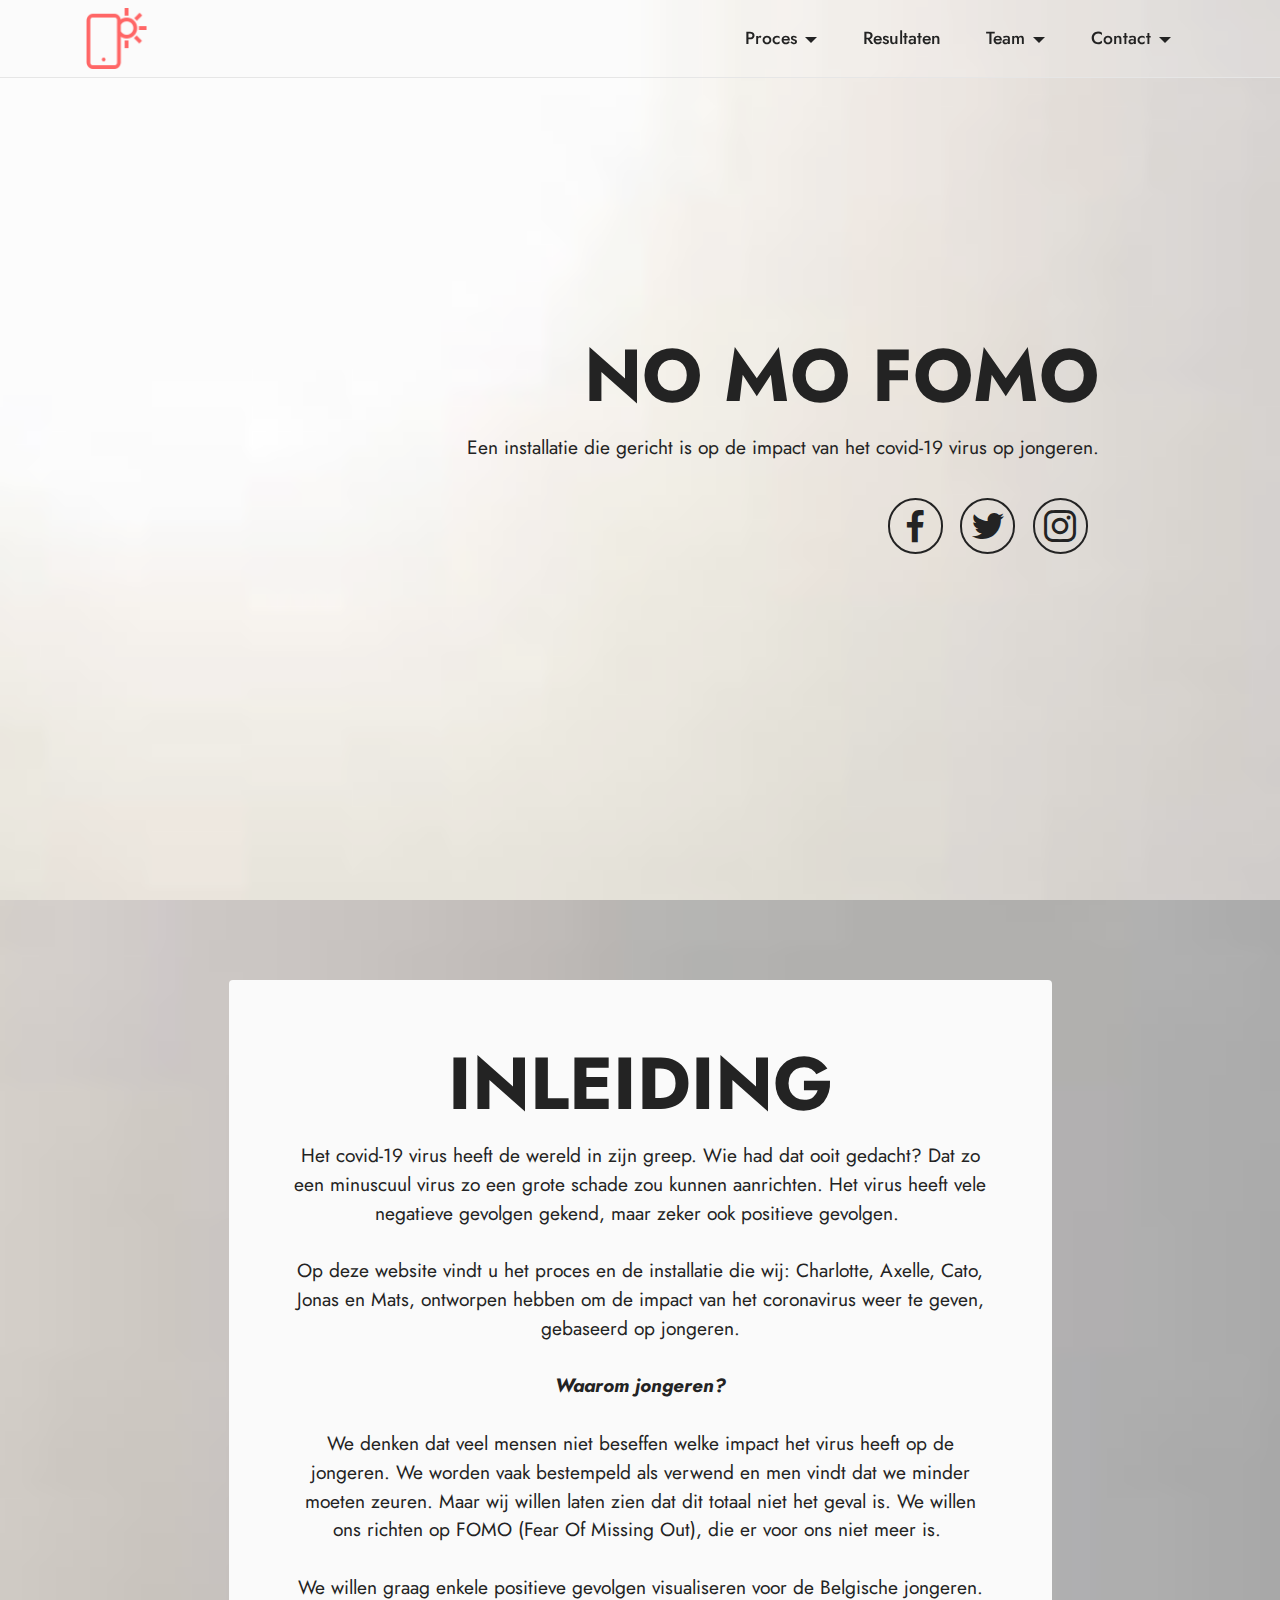
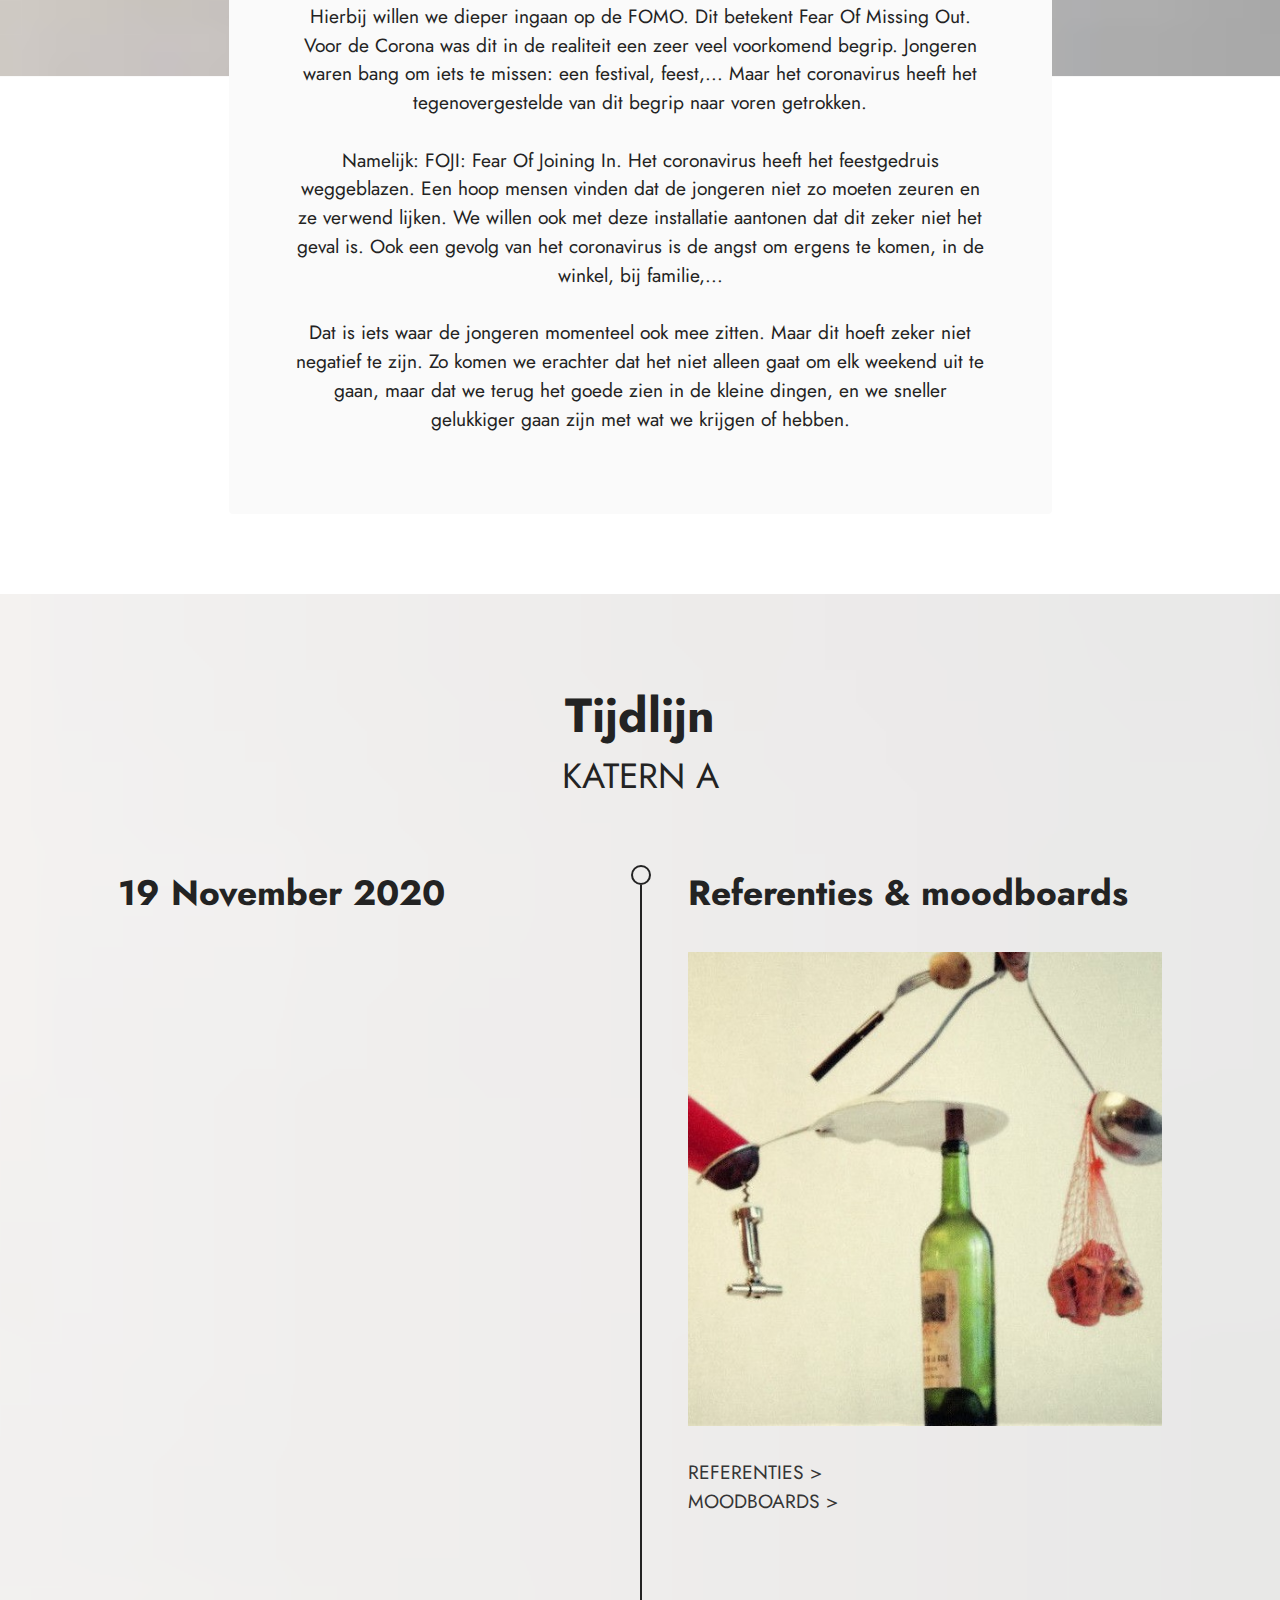
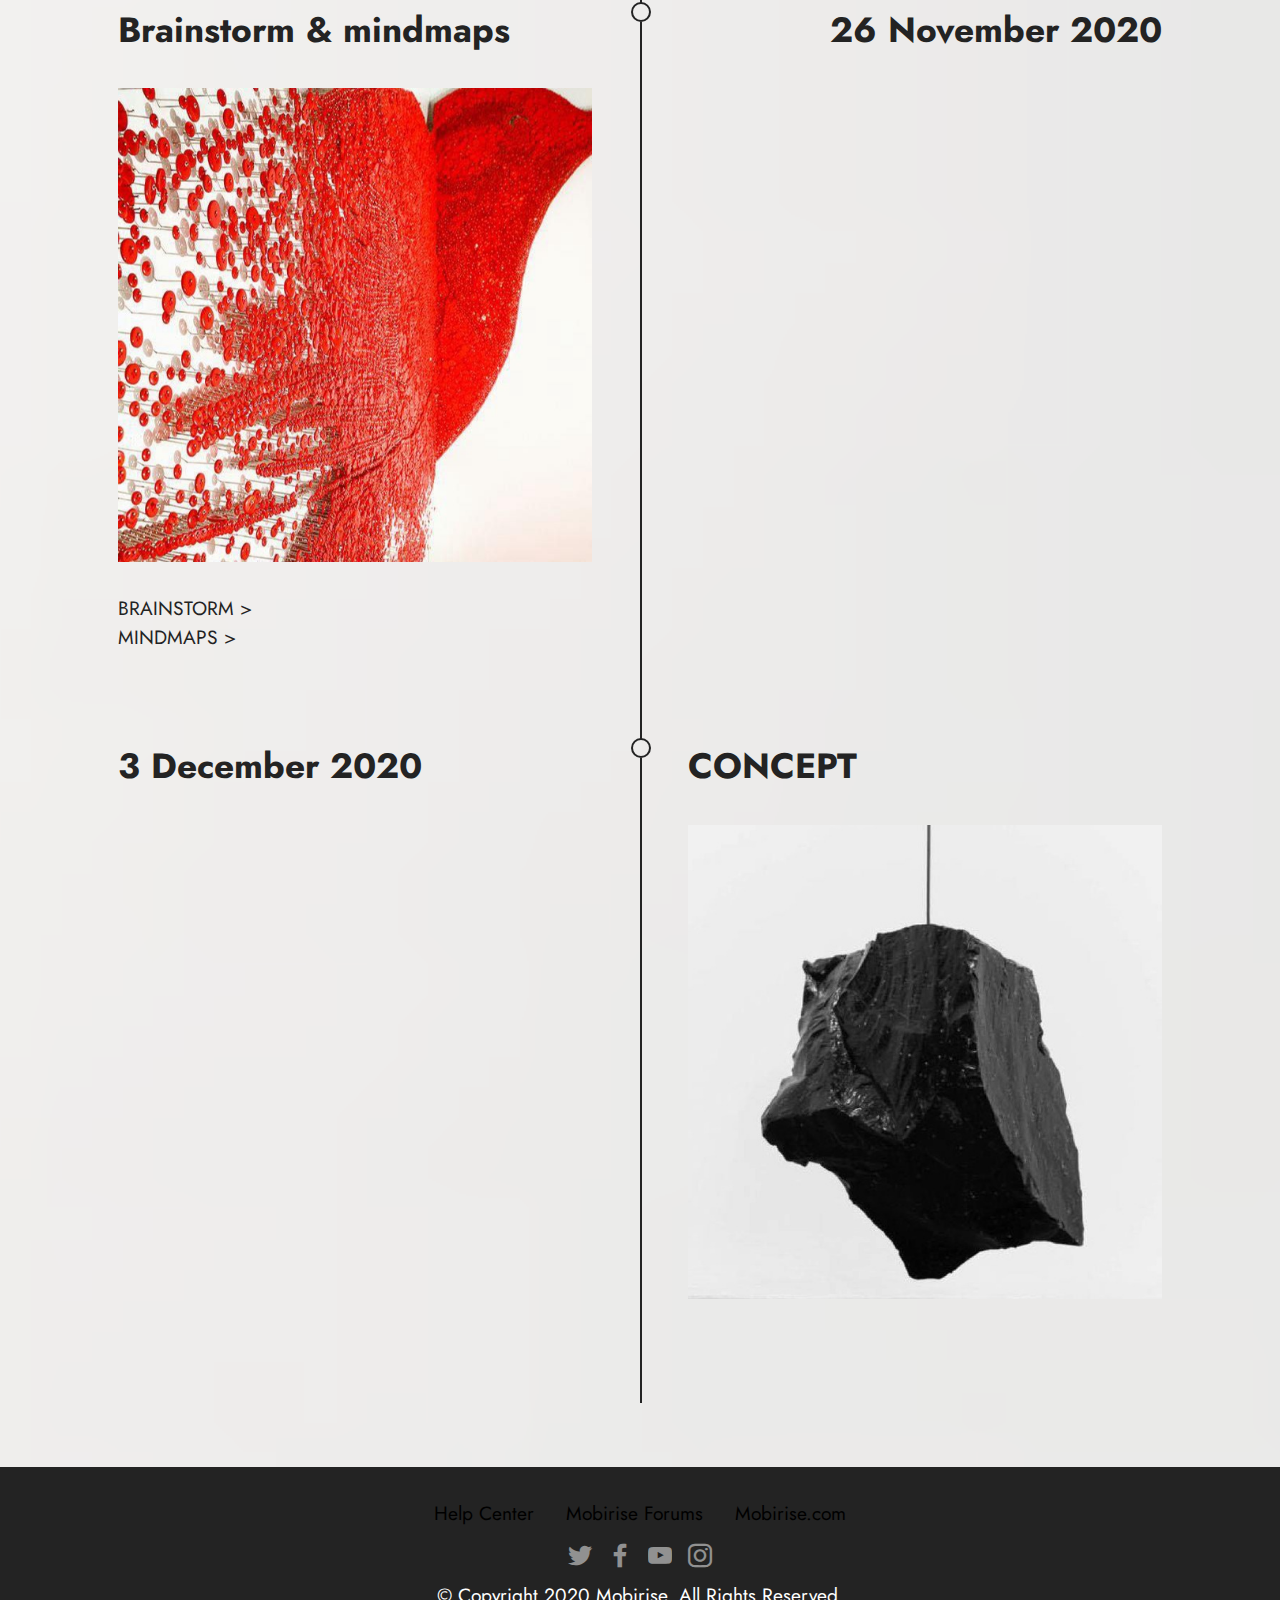
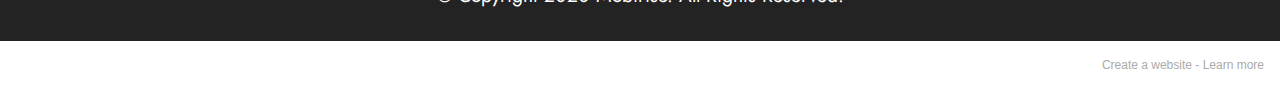
<file: index.html>
<!DOCTYPE html>
<html  >
<head>
  <!-- Site made with Mobirise Website Builder v5.2.0, https://mobirise.com -->
  <meta charset="UTF-8">
  <meta http-equiv="X-UA-Compatible" content="IE=edge">
  <meta name="generator" content="Mobirise v5.2.0, mobirise.com">
  <meta name="viewport" content="width=device-width, initial-scale=1, minimum-scale=1">
  <link rel="shortcut icon" href="assets/images/logo.png" type="image/x-icon">
  <meta name="description" content="">
  
  
  <title>Home</title>
  <link rel="stylesheet" href="assets/tether/tether.min.css">
  <link rel="stylesheet" href="assets/bootstrap/css/bootstrap.min.css">
  <link rel="stylesheet" href="assets/bootstrap/css/bootstrap-grid.min.css">
  <link rel="stylesheet" href="assets/bootstrap/css/bootstrap-reboot.min.css">
  <link rel="stylesheet" href="assets/dropdown/css/style.css">
  <link rel="stylesheet" href="assets/socicon/css/styles.css">
  <link rel="stylesheet" href="assets/theme/css/style.css">
  <link rel="preload" as="style" href="assets/mobirise/css/mbr-additional.css"><link rel="stylesheet" href="assets/mobirise/css/mbr-additional.css" type="text/css">
  
  
  
  
</head>
<body>
  
  <section class="menu cid-s48OLK6784" once="menu" id="menu1-h">
    
    <nav class="navbar navbar-dropdown navbar-fixed-top navbar-expand-lg">
        <div class="container">
            <div class="navbar-brand">
                <span class="navbar-logo">
                    <a href="https://mobiri.se">
                        <img src="assets/images/logo.png" alt="Mobirise" style="height: 3.8rem;">
                    </a>
                </span>
                <span class="navbar-caption-wrap"><a class="navbar-caption text-black display-7" href="https://mobiri.se"></a></span>
            </div>
            <button class="navbar-toggler" type="button" data-toggle="collapse" data-target="#navbarSupportedContent" aria-controls="navbarNavAltMarkup" aria-expanded="false" aria-label="Toggle navigation">
                <div class="hamburger">
                    <span></span>
                    <span></span>
                    <span></span>
                    <span></span>
                </div>
            </button>
            <div class="collapse navbar-collapse" id="navbarSupportedContent">
                <ul class="navbar-nav nav-dropdown nav-right" data-app-modern-menu="true"><li class="nav-item dropdown"><a class="nav-link link text-black text-primary dropdown-toggle display-4" href="#" aria-expanded="false" data-toggle="dropdown-submenu">Proces</a><div class="dropdown-menu"><a class="text-black text-primary dropdown-item display-4" href="page7.html" aria-expanded="false">REFERENTIES</a><a class="text-black text-primary dropdown-item display-4" href="page14.html" aria-expanded="false">MOODBOARDS</a><a class="text-black text-primary dropdown-item display-4" href="#" aria-expanded="false">MINDMAPS</a><a class="text-black text-primary dropdown-item display-4" href="#" aria-expanded="false">BRAINSTORM</a></div></li><li class="nav-item"><a class="nav-link link text-black text-primary display-4" href="page3.html">Resultaten</a></li>
                    <li class="nav-item dropdown"><a class="nav-link link text-black dropdown-toggle display-4" href="#" data-toggle="dropdown-submenu" aria-expanded="false">
                            Team</a><div class="dropdown-menu"><a class="text-black dropdown-item text-primary display-4" href="page5.html" aria-expanded="false">Teamleden</a></div></li><li class="nav-item dropdown"><a class="nav-link link text-black dropdown-toggle display-4" href="#" data-toggle="dropdown-submenu" aria-expanded="false">
                            Contact</a><div class="dropdown-menu"><a class="text-black dropdown-item text-primary display-4" href="page6.html">Locatie</a></div></li></ul>
                
                
            </div>
        </div>
    </nav>

</section>

<section class="header13 cid-shPIHZa95L mbr-fullscreen" id="header13-1r">

    

    <div class="mbr-overlay" style="opacity: 0.2; background-color: rgb(255, 255, 255);"></div>

    <div class="align-center container">
        <div class="row justify-content-center">
            <div class="col-12 col-lg-10">
                <h1 class="mbr-section-title mbr-fonts-style mb-3 display-1"><strong>NO MO&nbsp;</strong><strong>FOMO</strong></h1>
                
                <p class="mbr-text mbr-fonts-style mb-3 display-7">
                    Een installatie die gericht is op de impact van het covid-19 virus op jongeren.</p>
                
                <div class="social-row display-7 mt-5">
                    <div class="soc-item">
                        <a href="https://twitter.com/mobirise" target="_blank">
                            <span class="mbr-iconfont socicon socicon-facebook"></span>
                        </a>
                    </div>
                    <div class="soc-item">
                        <a href="https://twitter.com/mobirise" target="_blank">
                            <span class="mbr-iconfont socicon socicon-twitter"></span>
                        </a>
                    </div>
                    <div class="soc-item">
                        <a href="https://twitter.com/mobirise" target="_blank">
                            <span class="mbr-iconfont socicon socicon-instagram"></span>
                        </a>
                    </div>
                    
                    
                </div>
            </div>
        </div>
    </div>
</section>

<section class="header12 cid-shPJe56x4T mbr-parallax-background" id="header12-1s">

    

    
    <div class="container">
        <div class="row justify-content-center">
            <div class="card col-12 col-md-12 col-lg-9">
                <div class="card-wrapper">
                    <div class="card-box align-center">
                        <h1 class="card-title mbr-fonts-style mb-3 display-1">
                            <strong>INLEIDING</strong></h1>
                        <p class="mbr-text mbr-fonts-style display-7">Het covid-19 virus heeft de wereld in zijn greep. Wie had dat ooit gedacht? Dat zo een minuscuul virus zo een grote schade zou kunnen aanrichten. Het virus heeft vele negatieve gevolgen gekend, maar zeker ook positieve gevolgen.&nbsp;<br><br>Op deze website vindt u het proces en de installatie die wij: Charlotte, Axelle, Cato, Jonas en Mats, ontworpen hebben om de impact van het coronavirus weer te geven, gebaseerd op jongeren.<br><br><strong><em>Waarom jongeren?</em></strong><br><br>We denken dat veel mensen niet beseffen welke impact het virus heeft op de jongeren. We worden vaak bestempeld als verwend en men vindt dat we minder moeten zeuren. Maar wij willen laten zien dat dit totaal niet het geval is. We willen ons richten op FOMO (Fear Of Missing Out), die er voor ons niet meer is.&nbsp;<br><br>We willen graag enkele positieve gevolgen visualiseren voor de Belgische jongeren. Hierbij willen we dieper ingaan op de FOMO. Dit betekent Fear Of Missing Out. Voor de Corona was dit in de realiteit een zeer veel voorkomend begrip. Jongeren waren bang om iets te missen: een festival, feest,... Maar het coronavirus heeft het tegenovergestelde van dit begrip naar voren getrokken. 
<br>
<br>Namelijk: FOJI: Fear Of Joining In. Het coronavirus heeft het feestgedruis weggeblazen. Een hoop mensen vinden dat de jongeren niet zo moeten zeuren en ze verwend lijken. We willen ook met deze installatie aantonen dat dit zeker niet het geval is. Ook een gevolg van het coronavirus is de angst om ergens te komen, in de winkel, bij familie,...
<br>
<br>Dat is iets waar de jongeren momenteel ook mee zitten. Maar dit hoeft zeker niet negatief te zijn. Zo komen we erachter dat het niet alleen gaat om elk weekend uit te gaan, maar dat we terug het goede zien in de kleine dingen, en we sneller gelukkiger gaan zijn met wat we krijgen of hebben. <br></p>
                        
                    </div>
                </div>
            </div>
        </div>
    </div>
</section>

<section class="timeline1 cid-shaAXfCoR6" id="timeline1-15">
    
    <div class="mbr-overlay" style="opacity: 0.7; background-color: rgb(255, 255, 255);">
    </div>
    <div class="timelines-container container" mbri-timelines="">
        <div class="mbr-section-head">
            <h3 class="mbr-section-title mbr-fonts-style align-center mb-0 display-2">
                <strong>Tijdlijn</strong></h3>
            <h4 class="mbr-section-subtitle mbr-fonts-style align-center mb-0 mt-2 display-5">
                KATERN A</h4>
        </div>
        <div class="row timeline-element mb-2 mt-4">
            <div class="timeline-date col-12 col-md-6">
                <div class="timeline-date-wrapper">
                    <p class="mbr-timeline-date mbr-fonts-style display-5">
                        <strong>19 November 2020</strong></p>
                </div>
            </div>
            <span class="iconBackground"></span>
            <div class="col-12 col-md-6">
                <div class="timeline-text-wrapper">
                    <h4 class="mbr-timeline-title mbr-fonts-style mb-4 display-5">
                        <strong>Referenties &amp; moodboards</strong></h4>
                    <div class="image-wrapper mb-4">
                        <a href="page7.html"><img src="assets/images/fig11-640x960.jpeg" alt="Mobirise" title=""></a>
                    </div>
                    <p class="mbr-text mbr-fonts-style display-7"><a href="page7.html" class="text-primary">REFERENTIES &gt;</a><br><a href="page13.html" class="text-primary">MOODBOARDS &gt;</a></p>
                </div>
            </div>
        </div>
        <div class="row timeline-element mb-2">
            <div class="col-12 col-md-6">
                <div class="timeline-text-wrapper">
                    <h4 class="mbr-timeline-title mbr-fonts-style mb-4 display-5">
                        <strong>Brainstorm &amp; mindmaps</strong></h4>
                    <div class="image-wrapper mb-4">
                        <img src="assets/images/vogel-750x1125.jpeg" alt="Mobirise" title="">
                    </div>
                    <p class="mbr-text mbr-fonts-style display-7">BRAINSTORM &gt;<br>MINDMAPS &gt;</p>
                </div>
            </div>
            <span class="iconBackground"></span>
            <div class="timeline-date col-12 col-md-6">
                <div class="timeline-date-wrapper">
                    <p class="mbr-timeline-date mbr-fonts-style display-5">
                        <strong>26 November 2020</strong></p>
                </div>
            </div>
        </div>
        <div class="row timeline-element mb-2">
            <div class="timeline-date col-12 col-md-6">
                <div class="timeline-date-wrapper">
                    <p class="mbr-timeline-date mbr-fonts-style display-5">
                        <strong>3 December 2020</strong></p>
                </div>
            </div>
            <span class="iconBackground"></span>
            <div class="col-12 col-md-6">
                <div class="timeline-text-wrapper">
                    <h4 class="mbr-timeline-title mbr-fonts-style mb-4 display-5">
                        <strong>CONCEPT</strong></h4>
                    <div class="image-wrapper mb-4">
                        <img src="assets/images/steen-1-828x1792.jpeg" alt="Mobirise" title="">
                    </div>
                    <p class="mbr-text mbr-fonts-style display-7"></p>
                </div>
            </div>
        </div>
        
        
        
        
        
        
        
        
        
    </div>
</section>

<section class="footer3 cid-s48P1Icc8J" once="footers" id="footer3-i">

    

    

    <div class="container">
        <div class="media-container-row align-center mbr-white">
            <div class="row row-links">
                <ul class="foot-menu">
                    
                    
                    
                    
                    
                <li class="foot-menu-item mbr-fonts-style display-7"><a href="https://mobirise.com/help/" class="text-success">Help Center</a></li><li class="foot-menu-item mbr-fonts-style display-7"><a href="http://forums.mobirise.com/" class="text-success">Mobirise Forums</a></li><li class="foot-menu-item mbr-fonts-style display-7"><a href="https://mobirise.com/" class="text-success">Mobirise.com</a></li></ul>
            </div>
            <div class="row social-row">
                <div class="social-list align-right pb-2">
                    
                    
                    
                    
                    
                    
                <div class="soc-item">
                        <a href="https://twitter.com/mobirise" target="_blank">
                            <span class="socicon-twitter socicon mbr-iconfont mbr-iconfont-social"></span>
                        </a>
                    </div><div class="soc-item">
                        <a href="https://www.facebook.com/pages/Mobirise/1616226671953247" target="_blank">
                            <span class="socicon-facebook socicon mbr-iconfont mbr-iconfont-social"></span>
                        </a>
                    </div><div class="soc-item">
                        <a href="https://www.youtube.com/c/mobirise" target="_blank">
                            <span class="socicon-youtube socicon mbr-iconfont mbr-iconfont-social"></span>
                        </a>
                    </div><div class="soc-item">
                        <a href="https://instagram.com/mobirise" target="_blank">
                            <span class="mbr-iconfont mbr-iconfont-social socicon-instagram socicon"></span>
                        </a>
                    </div></div>
            </div>
            <div class="row row-copirayt">
                <p class="mbr-text mb-0 mbr-fonts-style mbr-white align-center display-7">
                    © Copyright 2020 Mobirise. All Rights Reserved.
                </p>
            </div>
        </div>
    </div>
</section><section style="background-color: #fff; font-family: -apple-system, BlinkMacSystemFont, 'Segoe UI', 'Roboto', 'Helvetica Neue', Arial, sans-serif; color:#aaa; font-size:12px; padding: 0; align-items: center; display: flex;"><a href="https://mobirise.site/g" style="flex: 1 1; height: 3rem; padding-left: 1rem;"></a><p style="flex: 0 0 auto; margin:0; padding-right:1rem;">Create a website - <a href="https://mobirise.site/w" style="color:#aaa;">Learn more</a></p></section><script src="assets/web/assets/jquery/jquery.min.js"></script>  <script src="assets/popper/popper.min.js"></script>  <script src="assets/tether/tether.min.js"></script>  <script src="assets/bootstrap/js/bootstrap.min.js"></script>  <script src="assets/smoothscroll/smooth-scroll.js"></script>  <script src="assets/parallax/jarallax.min.js"></script>  <script src="assets/dropdown/js/nav-dropdown.js"></script>  <script src="assets/dropdown/js/navbar-dropdown.js"></script>  <script src="assets/touchswipe/jquery.touch-swipe.min.js"></script>  <script src="assets/theme/js/script.js"></script>  
  
  
</body>
</html>
</file>
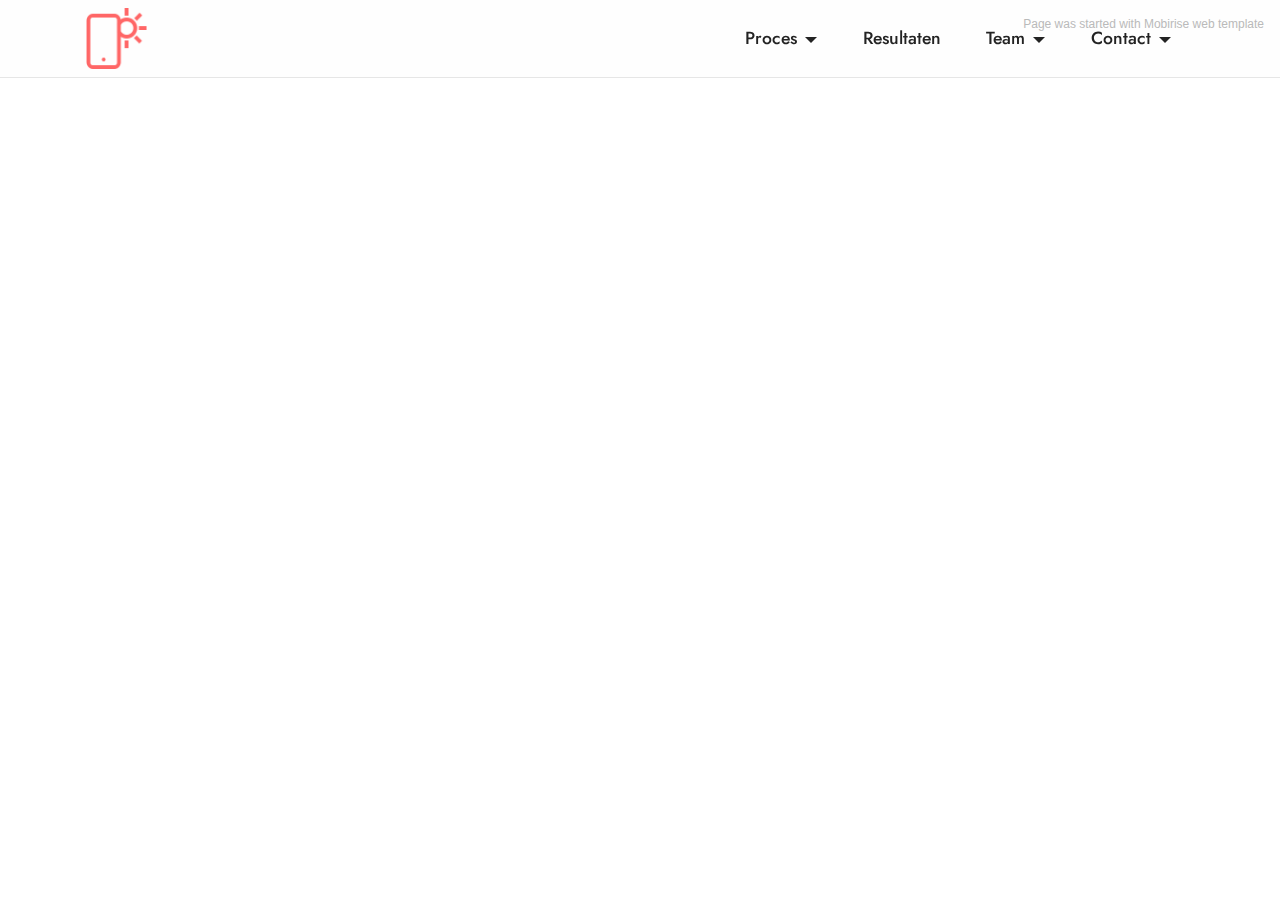
<file: page10.html>
<!DOCTYPE html>
<html  >
<head>
  <!-- Site made with Mobirise Website Builder v5.2.0, https://mobirise.com -->
  <meta charset="UTF-8">
  <meta http-equiv="X-UA-Compatible" content="IE=edge">
  <meta name="generator" content="Mobirise v5.2.0, mobirise.com">
  <meta name="viewport" content="width=device-width, initial-scale=1, minimum-scale=1">
  <link rel="shortcut icon" href="assets/images/logo.png" type="image/x-icon">
  <meta name="description" content="">
  
  
  <title>malin bulow</title>
  <link rel="stylesheet" href="assets/tether/tether.min.css">
  <link rel="stylesheet" href="assets/bootstrap/css/bootstrap.min.css">
  <link rel="stylesheet" href="assets/bootstrap/css/bootstrap-grid.min.css">
  <link rel="stylesheet" href="assets/bootstrap/css/bootstrap-reboot.min.css">
  <link rel="stylesheet" href="assets/dropdown/css/style.css">
  <link rel="stylesheet" href="assets/socicon/css/styles.css">
  <link rel="stylesheet" href="assets/theme/css/style.css">
  <link rel="preload" as="style" href="assets/mobirise/css/mbr-additional.css"><link rel="stylesheet" href="assets/mobirise/css/mbr-additional.css" type="text/css">
  
  
  
  
</head>
<body>
  
  <section class="menu cid-s48OLK6784" once="menu" id="menu1-1j">
    
    <nav class="navbar navbar-dropdown navbar-fixed-top navbar-expand-lg">
        <div class="container">
            <div class="navbar-brand">
                <span class="navbar-logo">
                    <a href="https://mobiri.se">
                        <img src="assets/images/logo.png" alt="Mobirise" style="height: 3.8rem;">
                    </a>
                </span>
                <span class="navbar-caption-wrap"><a class="navbar-caption text-black display-7" href="https://mobiri.se"></a></span>
            </div>
            <button class="navbar-toggler" type="button" data-toggle="collapse" data-target="#navbarSupportedContent" aria-controls="navbarNavAltMarkup" aria-expanded="false" aria-label="Toggle navigation">
                <div class="hamburger">
                    <span></span>
                    <span></span>
                    <span></span>
                    <span></span>
                </div>
            </button>
            <div class="collapse navbar-collapse" id="navbarSupportedContent">
                <ul class="navbar-nav nav-dropdown nav-right" data-app-modern-menu="true"><li class="nav-item dropdown"><a class="nav-link link text-black text-primary dropdown-toggle display-4" href="#" aria-expanded="false" data-toggle="dropdown-submenu">Proces</a><div class="dropdown-menu"><a class="text-black text-primary dropdown-item display-4" href="page7.html" aria-expanded="false">REFERENTIES</a><a class="text-black text-primary dropdown-item display-4" href="page14.html" aria-expanded="false">MOODBOARDS</a><a class="text-black text-primary dropdown-item display-4" href="#" aria-expanded="false">MINDMAPS</a><a class="text-black text-primary dropdown-item display-4" href="#" aria-expanded="false">BRAINSTORM</a></div></li><li class="nav-item"><a class="nav-link link text-black text-primary display-4" href="page3.html">Resultaten</a></li>
                    <li class="nav-item dropdown"><a class="nav-link link text-black dropdown-toggle display-4" href="#" data-toggle="dropdown-submenu" aria-expanded="false">
                            Team</a><div class="dropdown-menu"><a class="text-black dropdown-item text-primary display-4" href="page5.html" aria-expanded="false">Teamleden</a></div></li><li class="nav-item dropdown"><a class="nav-link link text-black dropdown-toggle display-4" href="#" data-toggle="dropdown-submenu" aria-expanded="false">
                            Contact</a><div class="dropdown-menu"><a class="text-black dropdown-item text-primary display-4" href="page6.html">Locatie</a></div></li></ul>
                
                
            </div>
        </div>
    </nav>

</section><section style="background-color: #fff; font-family: -apple-system, BlinkMacSystemFont, 'Segoe UI', 'Roboto', 'Helvetica Neue', Arial, sans-serif; color:#aaa; font-size:12px; padding: 0; align-items: center; display: flex;"><a href="https://mobirise.site/d" style="flex: 1 1; height: 3rem; padding-left: 1rem;"></a><p style="flex: 0 0 auto; margin:0; padding-right:1rem;"><a href="https://mobirise.site/s" style="color:#aaa;">Page</a> was started with Mobirise web template</p></section><script src="assets/web/assets/jquery/jquery.min.js"></script>  <script src="assets/popper/popper.min.js"></script>  <script src="assets/tether/tether.min.js"></script>  <script src="assets/bootstrap/js/bootstrap.min.js"></script>  <script src="assets/smoothscroll/smooth-scroll.js"></script>  <script src="assets/dropdown/js/nav-dropdown.js"></script>  <script src="assets/dropdown/js/navbar-dropdown.js"></script>  <script src="assets/touchswipe/jquery.touch-swipe.min.js"></script>  <script src="assets/theme/js/script.js"></script>  
  
  
</body>
</html>
</file>
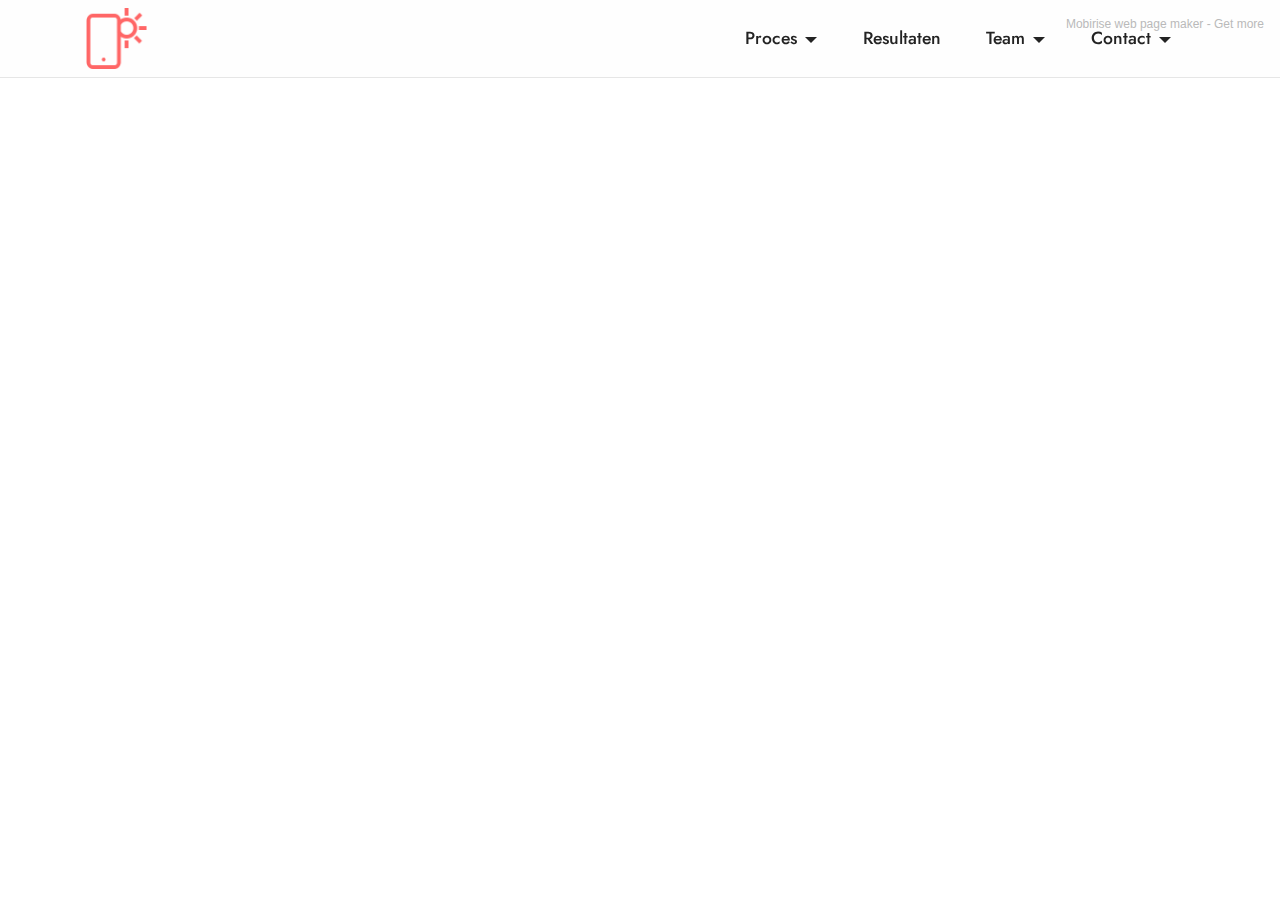
<file: page11.html>
<!DOCTYPE html>
<html  >
<head>
  <!-- Site made with Mobirise Website Builder v5.2.0, https://mobirise.com -->
  <meta charset="UTF-8">
  <meta http-equiv="X-UA-Compatible" content="IE=edge">
  <meta name="generator" content="Mobirise v5.2.0, mobirise.com">
  <meta name="viewport" content="width=device-width, initial-scale=1, minimum-scale=1">
  <link rel="shortcut icon" href="assets/images/logo.png" type="image/x-icon">
  <meta name="description" content="">
  
  
  <title>tom sachs</title>
  <link rel="stylesheet" href="assets/tether/tether.min.css">
  <link rel="stylesheet" href="assets/bootstrap/css/bootstrap.min.css">
  <link rel="stylesheet" href="assets/bootstrap/css/bootstrap-grid.min.css">
  <link rel="stylesheet" href="assets/bootstrap/css/bootstrap-reboot.min.css">
  <link rel="stylesheet" href="assets/dropdown/css/style.css">
  <link rel="stylesheet" href="assets/socicon/css/styles.css">
  <link rel="stylesheet" href="assets/theme/css/style.css">
  <link rel="preload" as="style" href="assets/mobirise/css/mbr-additional.css"><link rel="stylesheet" href="assets/mobirise/css/mbr-additional.css" type="text/css">
  
  
  
  
</head>
<body>
  
  <section class="menu cid-s48OLK6784" once="menu" id="menu1-1k">
    
    <nav class="navbar navbar-dropdown navbar-fixed-top navbar-expand-lg">
        <div class="container">
            <div class="navbar-brand">
                <span class="navbar-logo">
                    <a href="https://mobiri.se">
                        <img src="assets/images/logo.png" alt="Mobirise" style="height: 3.8rem;">
                    </a>
                </span>
                <span class="navbar-caption-wrap"><a class="navbar-caption text-black display-7" href="https://mobiri.se"></a></span>
            </div>
            <button class="navbar-toggler" type="button" data-toggle="collapse" data-target="#navbarSupportedContent" aria-controls="navbarNavAltMarkup" aria-expanded="false" aria-label="Toggle navigation">
                <div class="hamburger">
                    <span></span>
                    <span></span>
                    <span></span>
                    <span></span>
                </div>
            </button>
            <div class="collapse navbar-collapse" id="navbarSupportedContent">
                <ul class="navbar-nav nav-dropdown nav-right" data-app-modern-menu="true"><li class="nav-item dropdown"><a class="nav-link link text-black text-primary dropdown-toggle display-4" href="#" aria-expanded="false" data-toggle="dropdown-submenu">Proces</a><div class="dropdown-menu"><a class="text-black text-primary dropdown-item display-4" href="page7.html" aria-expanded="false">REFERENTIES</a><a class="text-black text-primary dropdown-item display-4" href="page14.html" aria-expanded="false">MOODBOARDS</a><a class="text-black text-primary dropdown-item display-4" href="#" aria-expanded="false">MINDMAPS</a><a class="text-black text-primary dropdown-item display-4" href="#" aria-expanded="false">BRAINSTORM</a></div></li><li class="nav-item"><a class="nav-link link text-black text-primary display-4" href="page3.html">Resultaten</a></li>
                    <li class="nav-item dropdown"><a class="nav-link link text-black dropdown-toggle display-4" href="#" data-toggle="dropdown-submenu" aria-expanded="false">
                            Team</a><div class="dropdown-menu"><a class="text-black dropdown-item text-primary display-4" href="page5.html" aria-expanded="false">Teamleden</a></div></li><li class="nav-item dropdown"><a class="nav-link link text-black dropdown-toggle display-4" href="#" data-toggle="dropdown-submenu" aria-expanded="false">
                            Contact</a><div class="dropdown-menu"><a class="text-black dropdown-item text-primary display-4" href="page6.html">Locatie</a></div></li></ul>
                
                
            </div>
        </div>
    </nav>

</section><section style="background-color: #fff; font-family: -apple-system, BlinkMacSystemFont, 'Segoe UI', 'Roboto', 'Helvetica Neue', Arial, sans-serif; color:#aaa; font-size:12px; padding: 0; align-items: center; display: flex;"><a href="https://mobirise.site/v" style="flex: 1 1; height: 3rem; padding-left: 1rem;"></a><p style="flex: 0 0 auto; margin:0; padding-right:1rem;">Mobirise web page maker - <a href="https://mobirise.site/p" style="color:#aaa;">Get more</a></p></section><script src="assets/web/assets/jquery/jquery.min.js"></script>  <script src="assets/popper/popper.min.js"></script>  <script src="assets/tether/tether.min.js"></script>  <script src="assets/bootstrap/js/bootstrap.min.js"></script>  <script src="assets/smoothscroll/smooth-scroll.js"></script>  <script src="assets/dropdown/js/nav-dropdown.js"></script>  <script src="assets/dropdown/js/navbar-dropdown.js"></script>  <script src="assets/touchswipe/jquery.touch-swipe.min.js"></script>  <script src="assets/theme/js/script.js"></script>  
  
  
</body>
</html>
</file>
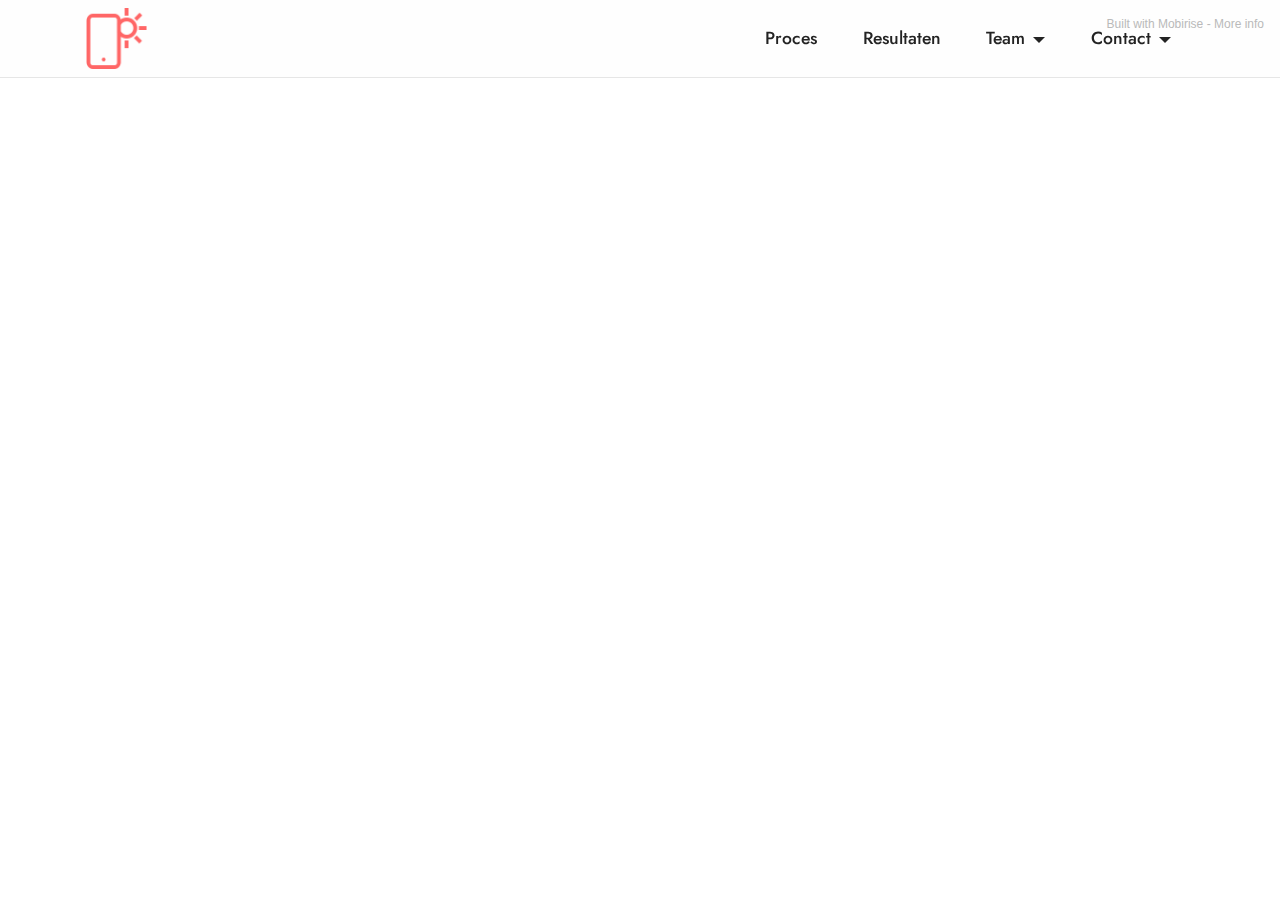
<file: page12.html>
<!DOCTYPE html>
<html  >
<head>
  <!-- Site made with Mobirise Website Builder v5.2.0, https://mobirise.com -->
  <meta charset="UTF-8">
  <meta http-equiv="X-UA-Compatible" content="IE=edge">
  <meta name="generator" content="Mobirise v5.2.0, mobirise.com">
  <meta name="viewport" content="width=device-width, initial-scale=1, minimum-scale=1">
  <link rel="shortcut icon" href="assets/images/logo.png" type="image/x-icon">
  <meta name="description" content="">
  
  
  <title>benni efrat</title>
  <link rel="stylesheet" href="assets/tether/tether.min.css">
  <link rel="stylesheet" href="assets/bootstrap/css/bootstrap.min.css">
  <link rel="stylesheet" href="assets/bootstrap/css/bootstrap-grid.min.css">
  <link rel="stylesheet" href="assets/bootstrap/css/bootstrap-reboot.min.css">
  <link rel="stylesheet" href="assets/dropdown/css/style.css">
  <link rel="stylesheet" href="assets/socicon/css/styles.css">
  <link rel="stylesheet" href="assets/theme/css/style.css">
  <link rel="preload" as="style" href="assets/mobirise/css/mbr-additional.css"><link rel="stylesheet" href="assets/mobirise/css/mbr-additional.css" type="text/css">
  
  
  
  
</head>
<body>
  
  <section class="menu cid-s48OLK6784" once="menu" id="menu1-1l">
    
    <nav class="navbar navbar-dropdown navbar-fixed-top navbar-expand-lg">
        <div class="container">
            <div class="navbar-brand">
                <span class="navbar-logo">
                    <a href="https://mobiri.se">
                        <img src="assets/images/logo.png" alt="Mobirise" style="height: 3.8rem;">
                    </a>
                </span>
                <span class="navbar-caption-wrap"><a class="navbar-caption text-black display-7" href="https://mobiri.se"></a></span>
            </div>
            <button class="navbar-toggler" type="button" data-toggle="collapse" data-target="#navbarSupportedContent" aria-controls="navbarNavAltMarkup" aria-expanded="false" aria-label="Toggle navigation">
                <div class="hamburger">
                    <span></span>
                    <span></span>
                    <span></span>
                    <span></span>
                </div>
            </button>
            <div class="collapse navbar-collapse" id="navbarSupportedContent">
                <ul class="navbar-nav nav-dropdown nav-right" data-app-modern-menu="true"><li class="nav-item"><a class="nav-link link text-black text-primary display-4" href="index.html" aria-expanded="false">Proces</a></li><li class="nav-item"><a class="nav-link link text-black text-primary display-4" href="page3.html">Resultaten</a></li>
                    <li class="nav-item dropdown"><a class="nav-link link text-black dropdown-toggle display-4" href="#" data-toggle="dropdown-submenu" aria-expanded="false">
                            Team</a><div class="dropdown-menu"><a class="text-black dropdown-item text-primary display-4" href="page5.html" aria-expanded="false">Teamleden</a></div></li><li class="nav-item dropdown"><a class="nav-link link text-black dropdown-toggle display-4" href="#" data-toggle="dropdown-submenu" aria-expanded="false">
                            Contact</a><div class="dropdown-menu"><a class="text-black dropdown-item text-primary display-4" href="page6.html">Locatie</a></div></li></ul>
                
                
            </div>
        </div>
    </nav>

</section><section style="background-color: #fff; font-family: -apple-system, BlinkMacSystemFont, 'Segoe UI', 'Roboto', 'Helvetica Neue', Arial, sans-serif; color:#aaa; font-size:12px; padding: 0; align-items: center; display: flex;"><a href="https://mobirise.site/v" style="flex: 1 1; height: 3rem; padding-left: 1rem;"></a><p style="flex: 0 0 auto; margin:0; padding-right:1rem;">Built with Mobirise - <a href="https://mobirise.site/l" style="color:#aaa;">More info</a></p></section><script src="assets/web/assets/jquery/jquery.min.js"></script>  <script src="assets/popper/popper.min.js"></script>  <script src="assets/tether/tether.min.js"></script>  <script src="assets/bootstrap/js/bootstrap.min.js"></script>  <script src="assets/smoothscroll/smooth-scroll.js"></script>  <script src="assets/dropdown/js/nav-dropdown.js"></script>  <script src="assets/dropdown/js/navbar-dropdown.js"></script>  <script src="assets/touchswipe/jquery.touch-swipe.min.js"></script>  <script src="assets/theme/js/script.js"></script>  
  
  
</body>
</html>
</file>
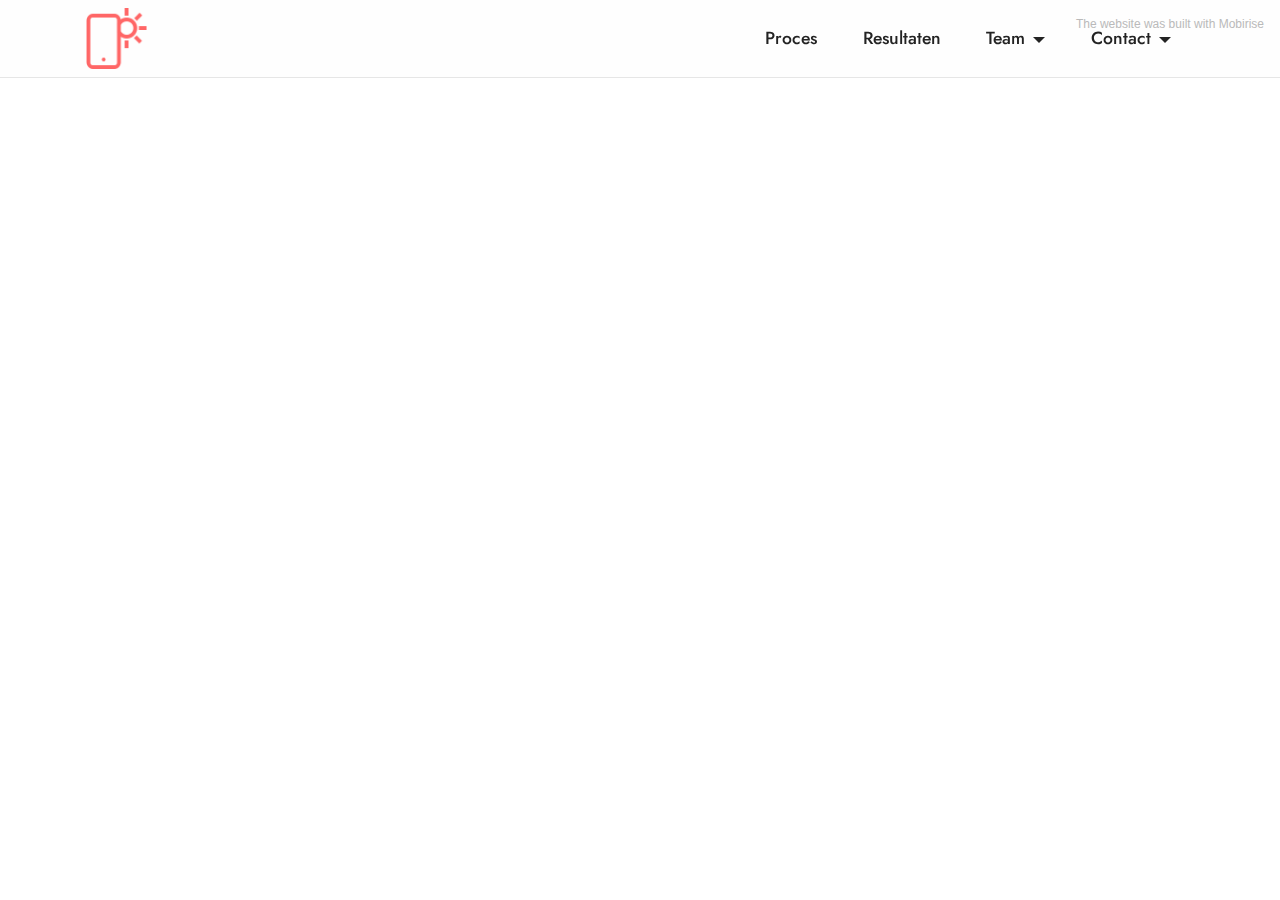
<file: page13.html>
<!DOCTYPE html>
<html  >
<head>
  <!-- Site made with Mobirise Website Builder v5.2.0, https://mobirise.com -->
  <meta charset="UTF-8">
  <meta http-equiv="X-UA-Compatible" content="IE=edge">
  <meta name="generator" content="Mobirise v5.2.0, mobirise.com">
  <meta name="viewport" content="width=device-width, initial-scale=1, minimum-scale=1">
  <link rel="shortcut icon" href="assets/images/logo.png" type="image/x-icon">
  <meta name="description" content="">
  
  
  <title>moodboards</title>
  <link rel="stylesheet" href="assets/tether/tether.min.css">
  <link rel="stylesheet" href="assets/bootstrap/css/bootstrap.min.css">
  <link rel="stylesheet" href="assets/bootstrap/css/bootstrap-grid.min.css">
  <link rel="stylesheet" href="assets/bootstrap/css/bootstrap-reboot.min.css">
  <link rel="stylesheet" href="assets/dropdown/css/style.css">
  <link rel="stylesheet" href="assets/socicon/css/styles.css">
  <link rel="stylesheet" href="assets/theme/css/style.css">
  <link rel="preload" as="style" href="assets/mobirise/css/mbr-additional.css"><link rel="stylesheet" href="assets/mobirise/css/mbr-additional.css" type="text/css">
  
  
  
  
</head>
<body>
  
  <section class="menu cid-s48OLK6784" once="menu" id="menu1-1m">
    
    <nav class="navbar navbar-dropdown navbar-fixed-top navbar-expand-lg">
        <div class="container">
            <div class="navbar-brand">
                <span class="navbar-logo">
                    <a href="https://mobiri.se">
                        <img src="assets/images/logo.png" alt="Mobirise" style="height: 3.8rem;">
                    </a>
                </span>
                <span class="navbar-caption-wrap"><a class="navbar-caption text-black display-7" href="https://mobiri.se"></a></span>
            </div>
            <button class="navbar-toggler" type="button" data-toggle="collapse" data-target="#navbarSupportedContent" aria-controls="navbarNavAltMarkup" aria-expanded="false" aria-label="Toggle navigation">
                <div class="hamburger">
                    <span></span>
                    <span></span>
                    <span></span>
                    <span></span>
                </div>
            </button>
            <div class="collapse navbar-collapse" id="navbarSupportedContent">
                <ul class="navbar-nav nav-dropdown nav-right" data-app-modern-menu="true"><li class="nav-item"><a class="nav-link link text-black text-primary display-4" href="index.html" aria-expanded="false">Proces</a></li><li class="nav-item"><a class="nav-link link text-black text-primary display-4" href="page3.html">Resultaten</a></li>
                    <li class="nav-item dropdown"><a class="nav-link link text-black dropdown-toggle display-4" href="#" data-toggle="dropdown-submenu" aria-expanded="false">
                            Team</a><div class="dropdown-menu"><a class="text-black dropdown-item text-primary display-4" href="page5.html" aria-expanded="false">Teamleden</a></div></li><li class="nav-item dropdown"><a class="nav-link link text-black dropdown-toggle display-4" href="#" data-toggle="dropdown-submenu" aria-expanded="false">
                            Contact</a><div class="dropdown-menu"><a class="text-black dropdown-item text-primary display-4" href="page6.html">Locatie</a></div></li></ul>
                
                
            </div>
        </div>
    </nav>

</section><section style="background-color: #fff; font-family: -apple-system, BlinkMacSystemFont, 'Segoe UI', 'Roboto', 'Helvetica Neue', Arial, sans-serif; color:#aaa; font-size:12px; padding: 0; align-items: center; display: flex;"><a href="https://mobirise.site/x" style="flex: 1 1; height: 3rem; padding-left: 1rem;"></a><p style="flex: 0 0 auto; margin:0; padding-right:1rem;"><a href="https://mobirise.site/c" style="color:#aaa;">The</a> website was built with Mobirise</p></section><script src="assets/web/assets/jquery/jquery.min.js"></script>  <script src="assets/popper/popper.min.js"></script>  <script src="assets/tether/tether.min.js"></script>  <script src="assets/bootstrap/js/bootstrap.min.js"></script>  <script src="assets/smoothscroll/smooth-scroll.js"></script>  <script src="assets/dropdown/js/nav-dropdown.js"></script>  <script src="assets/dropdown/js/navbar-dropdown.js"></script>  <script src="assets/touchswipe/jquery.touch-swipe.min.js"></script>  <script src="assets/theme/js/script.js"></script>  
  
  
</body>
</html>
</file>
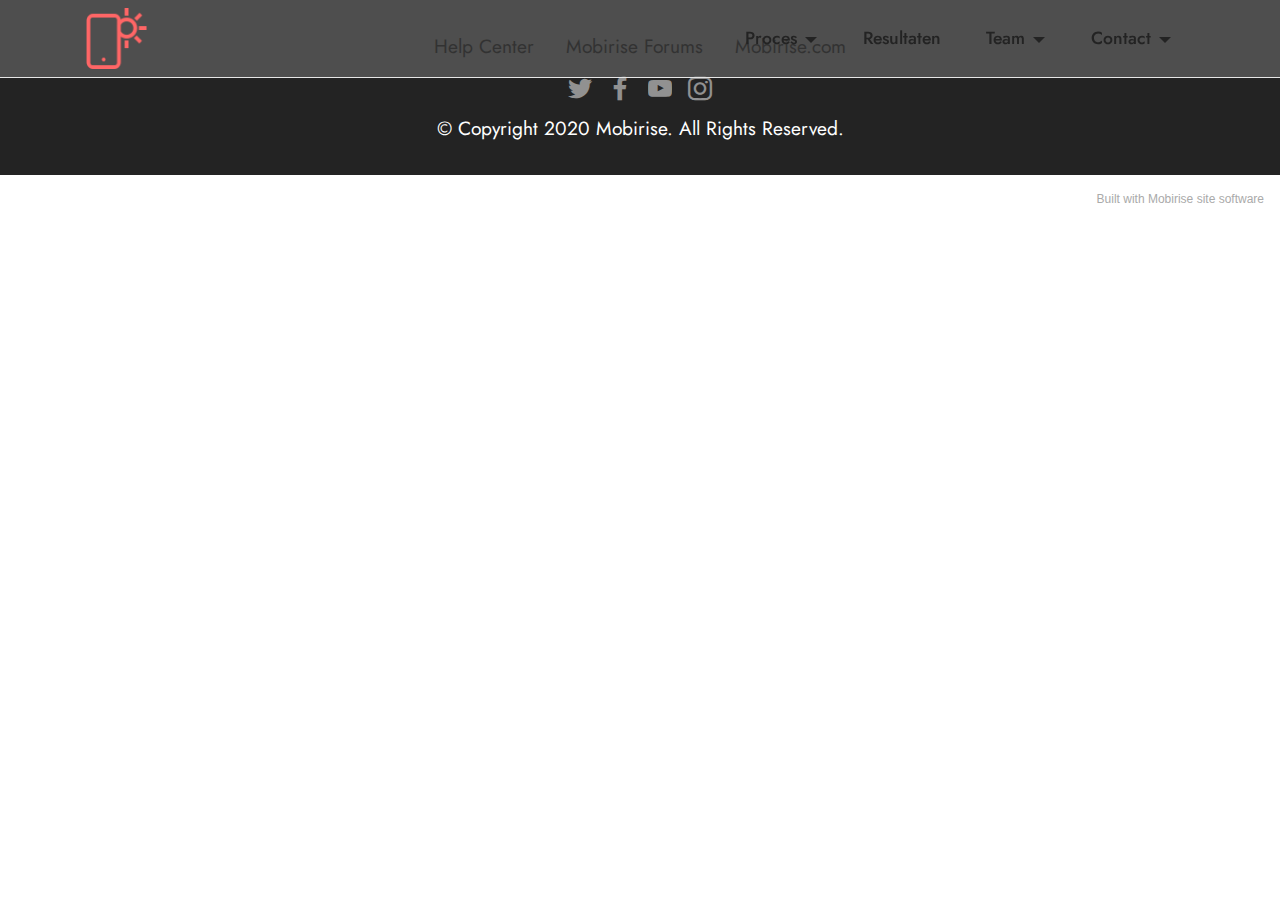
<file: page14.html>
<!DOCTYPE html>
<html  >
<head>
  <!-- Site made with Mobirise Website Builder v5.2.0, https://mobirise.com -->
  <meta charset="UTF-8">
  <meta http-equiv="X-UA-Compatible" content="IE=edge">
  <meta name="generator" content="Mobirise v5.2.0, mobirise.com">
  <meta name="viewport" content="width=device-width, initial-scale=1, minimum-scale=1">
  <link rel="shortcut icon" href="assets/images/logo.png" type="image/x-icon">
  <meta name="description" content="">
  
  
  <title>MOODBOARDS</title>
  <link rel="stylesheet" href="assets/tether/tether.min.css">
  <link rel="stylesheet" href="assets/bootstrap/css/bootstrap.min.css">
  <link rel="stylesheet" href="assets/bootstrap/css/bootstrap-grid.min.css">
  <link rel="stylesheet" href="assets/bootstrap/css/bootstrap-reboot.min.css">
  <link rel="stylesheet" href="assets/dropdown/css/style.css">
  <link rel="stylesheet" href="assets/socicon/css/styles.css">
  <link rel="stylesheet" href="assets/theme/css/style.css">
  <link rel="preload" as="style" href="assets/mobirise/css/mbr-additional.css"><link rel="stylesheet" href="assets/mobirise/css/mbr-additional.css" type="text/css">
  
  
  
  
</head>
<body>
  
  <section class="menu cid-s48OLK6784" once="menu" id="menu1-1p">
    
    <nav class="navbar navbar-dropdown navbar-fixed-top navbar-expand-lg">
        <div class="container">
            <div class="navbar-brand">
                <span class="navbar-logo">
                    <a href="https://mobiri.se">
                        <img src="assets/images/logo.png" alt="Mobirise" style="height: 3.8rem;">
                    </a>
                </span>
                <span class="navbar-caption-wrap"><a class="navbar-caption text-black display-7" href="https://mobiri.se"></a></span>
            </div>
            <button class="navbar-toggler" type="button" data-toggle="collapse" data-target="#navbarSupportedContent" aria-controls="navbarNavAltMarkup" aria-expanded="false" aria-label="Toggle navigation">
                <div class="hamburger">
                    <span></span>
                    <span></span>
                    <span></span>
                    <span></span>
                </div>
            </button>
            <div class="collapse navbar-collapse" id="navbarSupportedContent">
                <ul class="navbar-nav nav-dropdown nav-right" data-app-modern-menu="true"><li class="nav-item dropdown"><a class="nav-link link text-black text-primary dropdown-toggle display-4" href="#" aria-expanded="false" data-toggle="dropdown-submenu">Proces</a><div class="dropdown-menu"><a class="text-black text-primary dropdown-item display-4" href="page7.html" aria-expanded="false">REFERENTIES</a><a class="text-black text-primary dropdown-item display-4" href="page14.html" aria-expanded="false">MOODBOARDS</a><a class="text-black text-primary dropdown-item display-4" href="#" aria-expanded="false">MINDMAPS</a><a class="text-black text-primary dropdown-item display-4" href="#" aria-expanded="false">BRAINSTORM</a></div></li><li class="nav-item"><a class="nav-link link text-black text-primary display-4" href="page3.html">Resultaten</a></li>
                    <li class="nav-item dropdown"><a class="nav-link link text-black dropdown-toggle display-4" href="#" data-toggle="dropdown-submenu" aria-expanded="false">
                            Team</a><div class="dropdown-menu"><a class="text-black dropdown-item text-primary display-4" href="page5.html" aria-expanded="false">Teamleden</a></div></li><li class="nav-item dropdown"><a class="nav-link link text-black dropdown-toggle display-4" href="#" data-toggle="dropdown-submenu" aria-expanded="false">
                            Contact</a><div class="dropdown-menu"><a class="text-black dropdown-item text-primary display-4" href="page6.html">Locatie</a></div></li></ul>
                
                
            </div>
        </div>
    </nav>

</section>

<section class="footer3 cid-s48P1Icc8J" once="footers" id="footer3-1q">

    

    

    <div class="container">
        <div class="media-container-row align-center mbr-white">
            <div class="row row-links">
                <ul class="foot-menu">
                    
                    
                    
                    
                    
                <li class="foot-menu-item mbr-fonts-style display-7"><a href="https://mobirise.com/help/" class="text-success">Help Center</a></li><li class="foot-menu-item mbr-fonts-style display-7"><a href="http://forums.mobirise.com/" class="text-success">Mobirise Forums</a></li><li class="foot-menu-item mbr-fonts-style display-7"><a href="https://mobirise.com/" class="text-success">Mobirise.com</a></li></ul>
            </div>
            <div class="row social-row">
                <div class="social-list align-right pb-2">
                    
                    
                    
                    
                    
                    
                <div class="soc-item">
                        <a href="https://twitter.com/mobirise" target="_blank">
                            <span class="socicon-twitter socicon mbr-iconfont mbr-iconfont-social"></span>
                        </a>
                    </div><div class="soc-item">
                        <a href="https://www.facebook.com/pages/Mobirise/1616226671953247" target="_blank">
                            <span class="socicon-facebook socicon mbr-iconfont mbr-iconfont-social"></span>
                        </a>
                    </div><div class="soc-item">
                        <a href="https://www.youtube.com/c/mobirise" target="_blank">
                            <span class="socicon-youtube socicon mbr-iconfont mbr-iconfont-social"></span>
                        </a>
                    </div><div class="soc-item">
                        <a href="https://instagram.com/mobirise" target="_blank">
                            <span class="mbr-iconfont mbr-iconfont-social socicon-instagram socicon"></span>
                        </a>
                    </div></div>
            </div>
            <div class="row row-copirayt">
                <p class="mbr-text mb-0 mbr-fonts-style mbr-white align-center display-7">
                    © Copyright 2020 Mobirise. All Rights Reserved.
                </p>
            </div>
        </div>
    </div>
</section><section style="background-color: #fff; font-family: -apple-system, BlinkMacSystemFont, 'Segoe UI', 'Roboto', 'Helvetica Neue', Arial, sans-serif; color:#aaa; font-size:12px; padding: 0; align-items: center; display: flex;"><a href="https://mobirise.site/i" style="flex: 1 1; height: 3rem; padding-left: 1rem;"></a><p style="flex: 0 0 auto; margin:0; padding-right:1rem;">Built with Mobirise <a href="https://mobirise.site/j" style="color:#aaa;">site</a> software</p></section><script src="assets/web/assets/jquery/jquery.min.js"></script>  <script src="assets/popper/popper.min.js"></script>  <script src="assets/tether/tether.min.js"></script>  <script src="assets/bootstrap/js/bootstrap.min.js"></script>  <script src="assets/smoothscroll/smooth-scroll.js"></script>  <script src="assets/dropdown/js/nav-dropdown.js"></script>  <script src="assets/dropdown/js/navbar-dropdown.js"></script>  <script src="assets/touchswipe/jquery.touch-swipe.min.js"></script>  <script src="assets/theme/js/script.js"></script>  
  
  
</body>
</html>
</file>
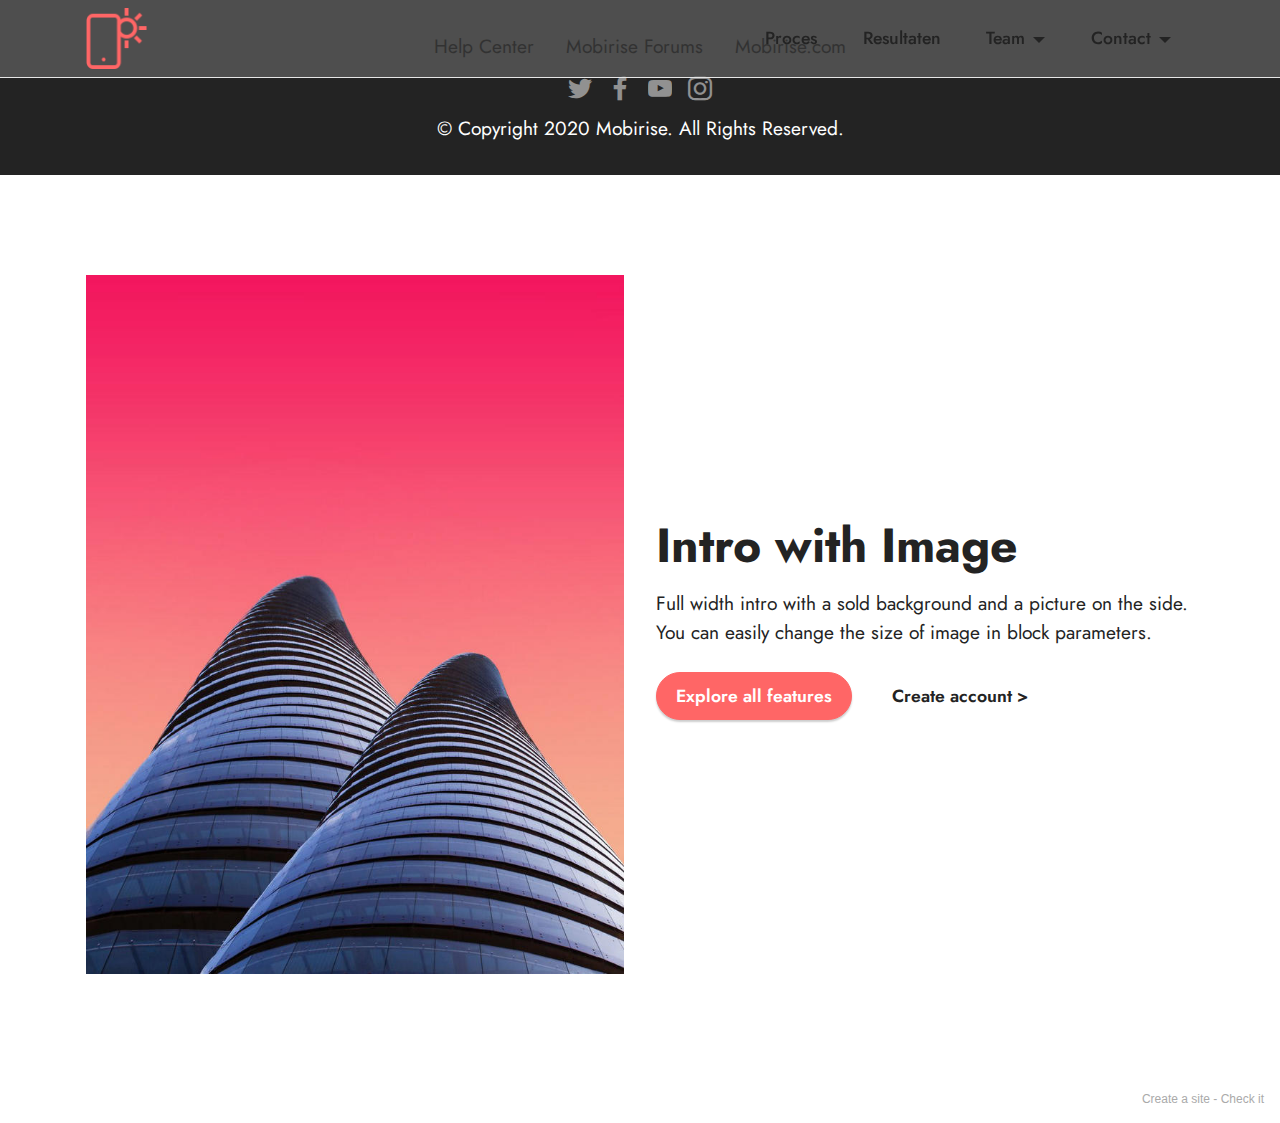
<file: page2.html>
<!DOCTYPE html>
<html  >
<head>
  <!-- Site made with Mobirise Website Builder v5.2.0, https://mobirise.com -->
  <meta charset="UTF-8">
  <meta http-equiv="X-UA-Compatible" content="IE=edge">
  <meta name="generator" content="Mobirise v5.2.0, mobirise.com">
  <meta name="viewport" content="width=device-width, initial-scale=1, minimum-scale=1">
  <link rel="shortcut icon" href="assets/images/logo.png" type="image/x-icon">
  <meta name="description" content="">
  
  
  <title>Page 2</title>
  <link rel="stylesheet" href="assets/tether/tether.min.css">
  <link rel="stylesheet" href="assets/bootstrap/css/bootstrap.min.css">
  <link rel="stylesheet" href="assets/bootstrap/css/bootstrap-grid.min.css">
  <link rel="stylesheet" href="assets/bootstrap/css/bootstrap-reboot.min.css">
  <link rel="stylesheet" href="assets/dropdown/css/style.css">
  <link rel="stylesheet" href="assets/socicon/css/styles.css">
  <link rel="stylesheet" href="assets/theme/css/style.css">
  <link rel="preload" as="style" href="assets/mobirise/css/mbr-additional.css"><link rel="stylesheet" href="assets/mobirise/css/mbr-additional.css" type="text/css">
  
  
  
  
</head>
<body>
  
  <section class="menu cid-s48OLK6784" once="menu" id="menu1-o">
    
    <nav class="navbar navbar-dropdown navbar-fixed-top navbar-expand-lg">
        <div class="container">
            <div class="navbar-brand">
                <span class="navbar-logo">
                    <a href="https://mobiri.se">
                        <img src="assets/images/logo.png" alt="Mobirise" style="height: 3.8rem;">
                    </a>
                </span>
                <span class="navbar-caption-wrap"><a class="navbar-caption text-black display-7" href="https://mobiri.se"></a></span>
            </div>
            <button class="navbar-toggler" type="button" data-toggle="collapse" data-target="#navbarSupportedContent" aria-controls="navbarNavAltMarkup" aria-expanded="false" aria-label="Toggle navigation">
                <div class="hamburger">
                    <span></span>
                    <span></span>
                    <span></span>
                    <span></span>
                </div>
            </button>
            <div class="collapse navbar-collapse" id="navbarSupportedContent">
                <ul class="navbar-nav nav-dropdown nav-right" data-app-modern-menu="true"><li class="nav-item"><a class="nav-link link text-black text-primary display-4" href="index.html" aria-expanded="false">Proces</a></li><li class="nav-item"><a class="nav-link link text-black text-primary display-4" href="page3.html">Resultaten</a></li>
                    <li class="nav-item dropdown"><a class="nav-link link text-black dropdown-toggle display-4" href="#" data-toggle="dropdown-submenu" aria-expanded="false">
                            Team</a><div class="dropdown-menu"><a class="text-black dropdown-item text-primary display-4" href="page5.html" aria-expanded="false">Teamleden</a></div></li><li class="nav-item dropdown"><a class="nav-link link text-black dropdown-toggle display-4" href="#" data-toggle="dropdown-submenu" aria-expanded="false">
                            Contact</a><div class="dropdown-menu"><a class="text-black dropdown-item text-primary display-4" href="page6.html">Locatie</a></div></li></ul>
                
                
            </div>
        </div>
    </nav>

</section>

<section class="footer3 cid-s48P1Icc8J" once="footers" id="footer3-p">

    

    

    <div class="container">
        <div class="media-container-row align-center mbr-white">
            <div class="row row-links">
                <ul class="foot-menu">
                    
                    
                    
                    
                    
                <li class="foot-menu-item mbr-fonts-style display-7"><a href="https://mobirise.com/help/" class="text-success">Help Center</a></li><li class="foot-menu-item mbr-fonts-style display-7"><a href="http://forums.mobirise.com/" class="text-success">Mobirise Forums</a></li><li class="foot-menu-item mbr-fonts-style display-7"><a href="https://mobirise.com/" class="text-success">Mobirise.com</a></li></ul>
            </div>
            <div class="row social-row">
                <div class="social-list align-right pb-2">
                    
                    
                    
                    
                    
                    
                <div class="soc-item">
                        <a href="https://twitter.com/mobirise" target="_blank">
                            <span class="socicon-twitter socicon mbr-iconfont mbr-iconfont-social"></span>
                        </a>
                    </div><div class="soc-item">
                        <a href="https://www.facebook.com/pages/Mobirise/1616226671953247" target="_blank">
                            <span class="socicon-facebook socicon mbr-iconfont mbr-iconfont-social"></span>
                        </a>
                    </div><div class="soc-item">
                        <a href="https://www.youtube.com/c/mobirise" target="_blank">
                            <span class="socicon-youtube socicon mbr-iconfont mbr-iconfont-social"></span>
                        </a>
                    </div><div class="soc-item">
                        <a href="https://instagram.com/mobirise" target="_blank">
                            <span class="mbr-iconfont mbr-iconfont-social socicon-instagram socicon"></span>
                        </a>
                    </div></div>
            </div>
            <div class="row row-copirayt">
                <p class="mbr-text mb-0 mbr-fonts-style mbr-white align-center display-7">
                    © Copyright 2020 Mobirise. All Rights Reserved.
                </p>
            </div>
        </div>
    </div>
</section>

<section class="header14 cid-sgTDMKsztf mbr-fullscreen" id="header14-q">

    

    

    <div class="container">
        <div class="row justify-content-center align-items-center">
            <div class="col-12 col-md-6 image-wrapper">
                <img src="assets/images/2.jpg" alt="Mobirise">
            </div>
            <div class="col-12 col-md">
                <div class="text-wrapper">
                    <h1 class="mbr-section-title mbr-fonts-style mb-3 display-2">
                        <strong>Intro with Image</strong></h1>
                    <p class="mbr-text mbr-fonts-style display-7">
                        Full width intro with a sold background and a picture on the side. You can easily change the
                        size of image in block parameters.</p>
                    <div class="mbr-section-btn mt-3">
                        <a class="btn btn-secondary display-4" href="https://mobiri.se">Explore
                            all features</a>
                        <a class="btn btn-black-outline display-4" href="https://mobiri.se">Create
                            account &gt;</a>
                    </div>
                </div>
            </div>
        </div>
    </div>
</section><section style="background-color: #fff; font-family: -apple-system, BlinkMacSystemFont, 'Segoe UI', 'Roboto', 'Helvetica Neue', Arial, sans-serif; color:#aaa; font-size:12px; padding: 0; align-items: center; display: flex;"><a href="https://mobirise.site/a" style="flex: 1 1; height: 3rem; padding-left: 1rem;"></a><p style="flex: 0 0 auto; margin:0; padding-right:1rem;">Create a site - <a href="https://mobirise.site/w" style="color:#aaa;">Check it</a></p></section><script src="assets/web/assets/jquery/jquery.min.js"></script>  <script src="assets/popper/popper.min.js"></script>  <script src="assets/tether/tether.min.js"></script>  <script src="assets/bootstrap/js/bootstrap.min.js"></script>  <script src="assets/smoothscroll/smooth-scroll.js"></script>  <script src="assets/dropdown/js/nav-dropdown.js"></script>  <script src="assets/dropdown/js/navbar-dropdown.js"></script>  <script src="assets/touchswipe/jquery.touch-swipe.min.js"></script>  <script src="assets/theme/js/script.js"></script>  
  
  
</body>
</html>
</file>
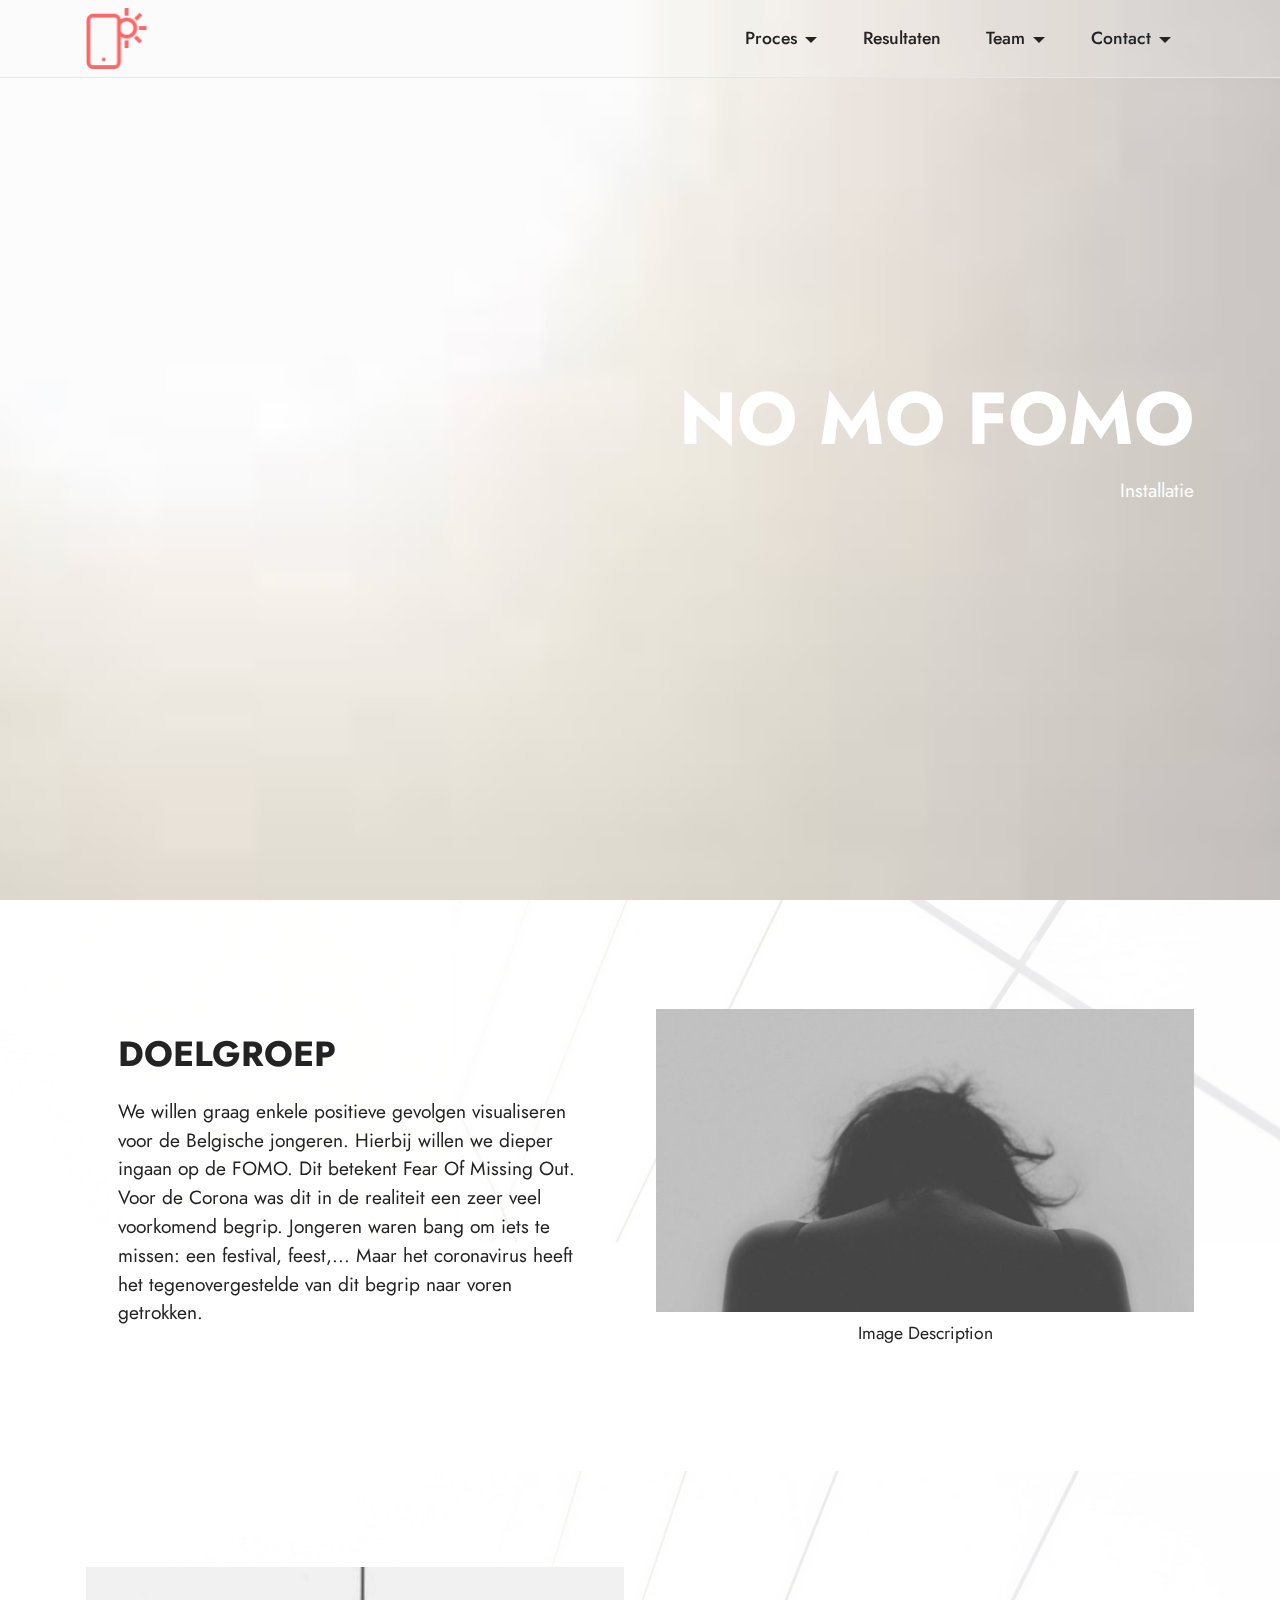
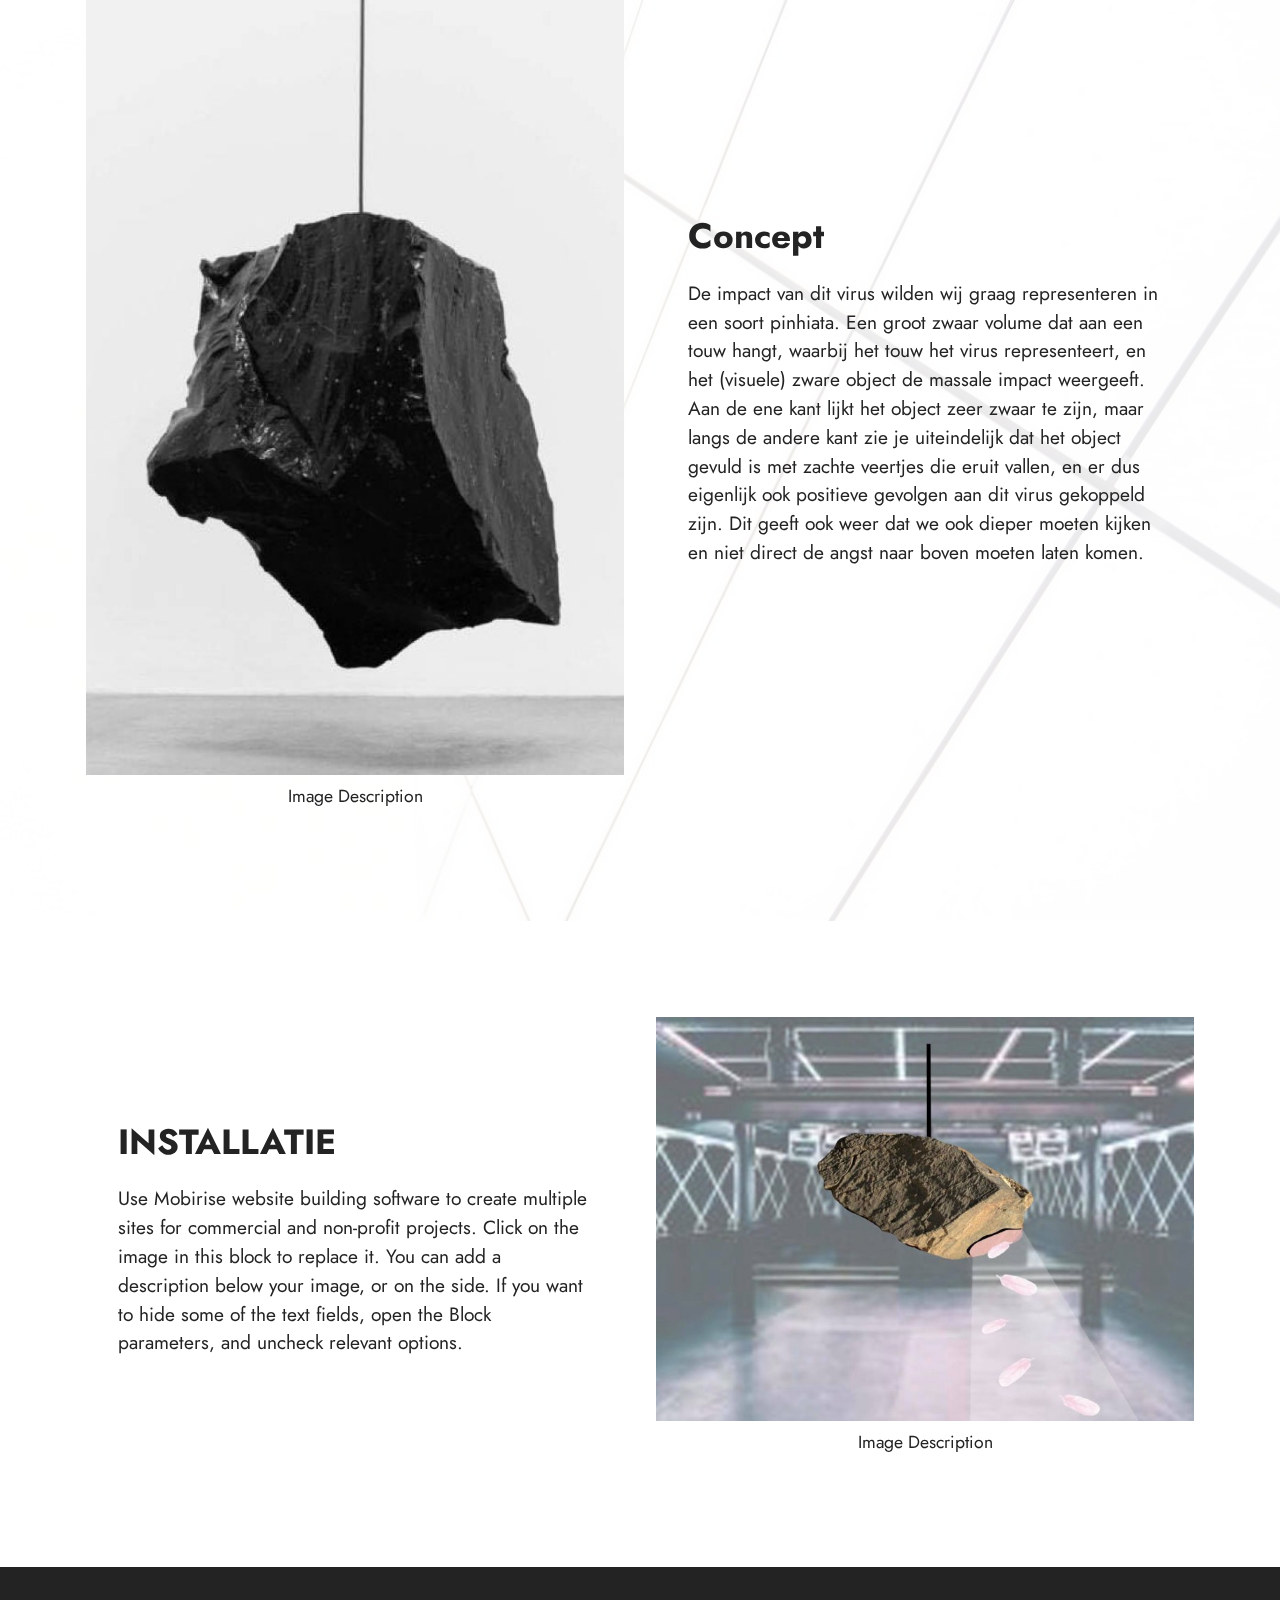
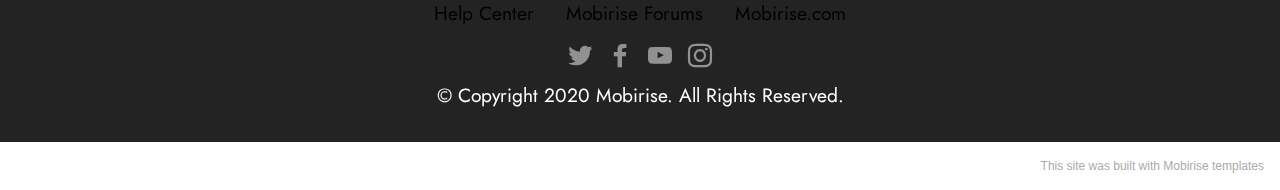
<file: page3.html>
<!DOCTYPE html>
<html  >
<head>
  <!-- Site made with Mobirise Website Builder v5.2.0, https://mobirise.com -->
  <meta charset="UTF-8">
  <meta http-equiv="X-UA-Compatible" content="IE=edge">
  <meta name="generator" content="Mobirise v5.2.0, mobirise.com">
  <meta name="viewport" content="width=device-width, initial-scale=1, minimum-scale=1">
  <link rel="shortcut icon" href="assets/images/logo.png" type="image/x-icon">
  <meta name="description" content="">
  
  
  <title>Resultaten</title>
  <link rel="stylesheet" href="assets/tether/tether.min.css">
  <link rel="stylesheet" href="assets/bootstrap/css/bootstrap.min.css">
  <link rel="stylesheet" href="assets/bootstrap/css/bootstrap-grid.min.css">
  <link rel="stylesheet" href="assets/bootstrap/css/bootstrap-reboot.min.css">
  <link rel="stylesheet" href="assets/dropdown/css/style.css">
  <link rel="stylesheet" href="assets/socicon/css/styles.css">
  <link rel="stylesheet" href="assets/theme/css/style.css">
  <link rel="preload" as="style" href="assets/mobirise/css/mbr-additional.css"><link rel="stylesheet" href="assets/mobirise/css/mbr-additional.css" type="text/css">
  
  
  
  
</head>
<body>
  
  <section class="menu cid-s48OLK6784" once="menu" id="menu1-r">
    
    <nav class="navbar navbar-dropdown navbar-fixed-top navbar-expand-lg">
        <div class="container">
            <div class="navbar-brand">
                <span class="navbar-logo">
                    <a href="https://mobiri.se">
                        <img src="assets/images/logo.png" alt="Mobirise" style="height: 3.8rem;">
                    </a>
                </span>
                <span class="navbar-caption-wrap"><a class="navbar-caption text-black display-7" href="https://mobiri.se"></a></span>
            </div>
            <button class="navbar-toggler" type="button" data-toggle="collapse" data-target="#navbarSupportedContent" aria-controls="navbarNavAltMarkup" aria-expanded="false" aria-label="Toggle navigation">
                <div class="hamburger">
                    <span></span>
                    <span></span>
                    <span></span>
                    <span></span>
                </div>
            </button>
            <div class="collapse navbar-collapse" id="navbarSupportedContent">
                <ul class="navbar-nav nav-dropdown nav-right" data-app-modern-menu="true"><li class="nav-item dropdown"><a class="nav-link link text-black text-primary dropdown-toggle display-4" href="#" aria-expanded="false" data-toggle="dropdown-submenu">Proces</a><div class="dropdown-menu"><a class="text-black text-primary dropdown-item display-4" href="page7.html" aria-expanded="false">REFERENTIES</a><a class="text-black text-primary dropdown-item display-4" href="page14.html" aria-expanded="false">MOODBOARDS</a><a class="text-black text-primary dropdown-item display-4" href="#" aria-expanded="false">MINDMAPS</a><a class="text-black text-primary dropdown-item display-4" href="#" aria-expanded="false">BRAINSTORM</a></div></li><li class="nav-item"><a class="nav-link link text-black text-primary display-4" href="page3.html">Resultaten</a></li>
                    <li class="nav-item dropdown"><a class="nav-link link text-black dropdown-toggle display-4" href="#" data-toggle="dropdown-submenu" aria-expanded="false">
                            Team</a><div class="dropdown-menu"><a class="text-black dropdown-item text-primary display-4" href="page5.html" aria-expanded="false">Teamleden</a></div></li><li class="nav-item dropdown"><a class="nav-link link text-black dropdown-toggle display-4" href="#" data-toggle="dropdown-submenu" aria-expanded="false">
                            Contact</a><div class="dropdown-menu"><a class="text-black dropdown-item text-primary display-4" href="page6.html">Locatie</a></div></li></ul>
                
                
            </div>
        </div>
    </nav>

</section>

<section class="header5 cid-shs0C2V35p mbr-fullscreen" id="header5-19">

    

    

    <div class="container">
        <div class="row justify-content-end">
            <div class="col-12 col-lg-7">
                <h1 class="mbr-section-title mbr-fonts-style mbr-white mb-3 display-1"><strong>NO MO FOMO</strong></h1>
                
                <p class="mbr-text mbr-fonts-style mbr-white display-7">
                    Installatie</p>
                
            </div>
        </div>
    </div>
</section>

<section class="image2 cid-shPQ3rbVfq mbr-parallax-background" id="image2-1t">
    

    <div class="mbr-overlay" style="opacity: 0.7; background-color: rgb(255, 255, 255);">
    </div>

    <div class="container">
        <div class="row align-items-center">
            <div class="col-12 col-lg-6">
                <div class="image-wrapper">
                    <img src="assets/images/sad-505857-960-720-960x541.jpeg" alt="Mobirise">
                    <p class="mbr-description mbr-fonts-style mt-2 align-center display-4">
                        Image Description</p>
                </div>
            </div>
            <div class="col-12 col-lg">
                <div class="text-wrapper">
                    <h3 class="mbr-section-title mbr-fonts-style mb-3 display-5">
                        <strong>DOELGROEP</strong></h3>
                    <p class="mbr-text mbr-fonts-style display-7">We willen graag enkele positieve gevolgen visualiseren voor de Belgische jongeren. Hierbij willen we dieper ingaan op de FOMO. Dit betekent Fear Of Missing Out. Voor de Corona was dit in de realiteit een zeer veel voorkomend begrip. Jongeren waren bang om iets te missen: een festival, feest,... Maar het coronavirus heeft het tegenovergestelde van dit begrip naar voren getrokken.&nbsp;</p>
                </div>
            </div>
        </div>
    </div>
</section>

<section class="image1 cid-shs0MpeA3s" id="image1-1b">
    

    <div class="mbr-overlay" style="opacity: 0.7; background-color: rgb(255, 255, 255);">
    </div>

    <div class="container">
        <div class="row align-items-center">
            <div class="col-12 col-lg-6">
                <div class="image-wrapper">
                    <img src="assets/images/steen-828x1792.jpeg" alt="Mobirise">
                    <p class="mbr-description mbr-fonts-style pt-2 align-center display-4">
                    Image Description</p>
                </div>
            </div>
            <div class="col-12 col-lg">
                <div class="text-wrapper">
                    <h3 class="mbr-section-title mbr-fonts-style mb-3 display-5">
                        <strong>Concept</strong></h3>
                    <p class="mbr-text mbr-fonts-style display-7">De impact van dit virus wilden wij graag representeren in een soort pinhiata. Een groot zwaar volume dat aan een touw hangt, waarbij het touw het virus representeert, en het (visuele) zware object de massale impact weergeeft. Aan de ene kant lijkt het object zeer zwaar te zijn, maar langs de andere kant zie je uiteindelijk dat het object gevuld is met zachte veertjes die eruit vallen, en er dus eigenlijk ook positieve gevolgen aan dit virus gekoppeld zijn. Dit geeft ook weer dat we ook dieper moeten kijken en niet direct de angst naar boven moeten laten komen.&nbsp;</p>
                </div>
            </div>
        </div>
    </div>
</section>

<section class="image2 cid-shPZERUtYg mbr-parallax-background" id="image2-1y">
    

    <div class="mbr-overlay" style="opacity: 0.7; background-color: rgb(255, 255, 255);">
    </div>

    <div class="container">
        <div class="row align-items-center">
            <div class="col-12 col-lg-6">
                <div class="image-wrapper">
                    <img src="assets/images/128396933-591661341629534-4650325272766663678-n-1076x720.jpeg" alt="Mobirise">
                    <p class="mbr-description mbr-fonts-style mt-2 align-center display-4">
                        Image Description</p>
                </div>
            </div>
            <div class="col-12 col-lg">
                <div class="text-wrapper">
                    <h3 class="mbr-section-title mbr-fonts-style mb-3 display-5">
                        <strong>INSTALLATIE</strong></h3>
                    <p class="mbr-text mbr-fonts-style display-7">
                        Use Mobirise website building software to create multiple sites for commercial and non-profit projects. Click on the image in this block to replace it. You can add a description below your image, or on the side. If you want to hide some of the text fields, open the Block parameters, and uncheck relevant options.</p>
                </div>
            </div>
        </div>
    </div>
</section>

<section class="footer3 cid-s48P1Icc8J" once="footers" id="footer3-s">

    

    

    <div class="container">
        <div class="media-container-row align-center mbr-white">
            <div class="row row-links">
                <ul class="foot-menu">
                    
                    
                    
                    
                    
                <li class="foot-menu-item mbr-fonts-style display-7"><a href="https://mobirise.com/help/" class="text-success">Help Center</a></li><li class="foot-menu-item mbr-fonts-style display-7"><a href="http://forums.mobirise.com/" class="text-success">Mobirise Forums</a></li><li class="foot-menu-item mbr-fonts-style display-7"><a href="https://mobirise.com/" class="text-success">Mobirise.com</a></li></ul>
            </div>
            <div class="row social-row">
                <div class="social-list align-right pb-2">
                    
                    
                    
                    
                    
                    
                <div class="soc-item">
                        <a href="https://twitter.com/mobirise" target="_blank">
                            <span class="socicon-twitter socicon mbr-iconfont mbr-iconfont-social"></span>
                        </a>
                    </div><div class="soc-item">
                        <a href="https://www.facebook.com/pages/Mobirise/1616226671953247" target="_blank">
                            <span class="socicon-facebook socicon mbr-iconfont mbr-iconfont-social"></span>
                        </a>
                    </div><div class="soc-item">
                        <a href="https://www.youtube.com/c/mobirise" target="_blank">
                            <span class="socicon-youtube socicon mbr-iconfont mbr-iconfont-social"></span>
                        </a>
                    </div><div class="soc-item">
                        <a href="https://instagram.com/mobirise" target="_blank">
                            <span class="mbr-iconfont mbr-iconfont-social socicon-instagram socicon"></span>
                        </a>
                    </div></div>
            </div>
            <div class="row row-copirayt">
                <p class="mbr-text mb-0 mbr-fonts-style mbr-white align-center display-7">
                    © Copyright 2020 Mobirise. All Rights Reserved.
                </p>
            </div>
        </div>
    </div>
</section><section style="background-color: #fff; font-family: -apple-system, BlinkMacSystemFont, 'Segoe UI', 'Roboto', 'Helvetica Neue', Arial, sans-serif; color:#aaa; font-size:12px; padding: 0; align-items: center; display: flex;"><a href="https://mobirise.site/w" style="flex: 1 1; height: 3rem; padding-left: 1rem;"></a><p style="flex: 0 0 auto; margin:0; padding-right:1rem;"><a href="https://mobirise.site/r" style="color:#aaa;">This site</a> was built with Mobirise templates</p></section><script src="assets/web/assets/jquery/jquery.min.js"></script>  <script src="assets/popper/popper.min.js"></script>  <script src="assets/tether/tether.min.js"></script>  <script src="assets/bootstrap/js/bootstrap.min.js"></script>  <script src="assets/smoothscroll/smooth-scroll.js"></script>  <script src="assets/dropdown/js/nav-dropdown.js"></script>  <script src="assets/dropdown/js/navbar-dropdown.js"></script>  <script src="assets/touchswipe/jquery.touch-swipe.min.js"></script>  <script src="assets/parallax/jarallax.min.js"></script>  <script src="assets/theme/js/script.js"></script>  
  
  
</body>
</html>
</file>
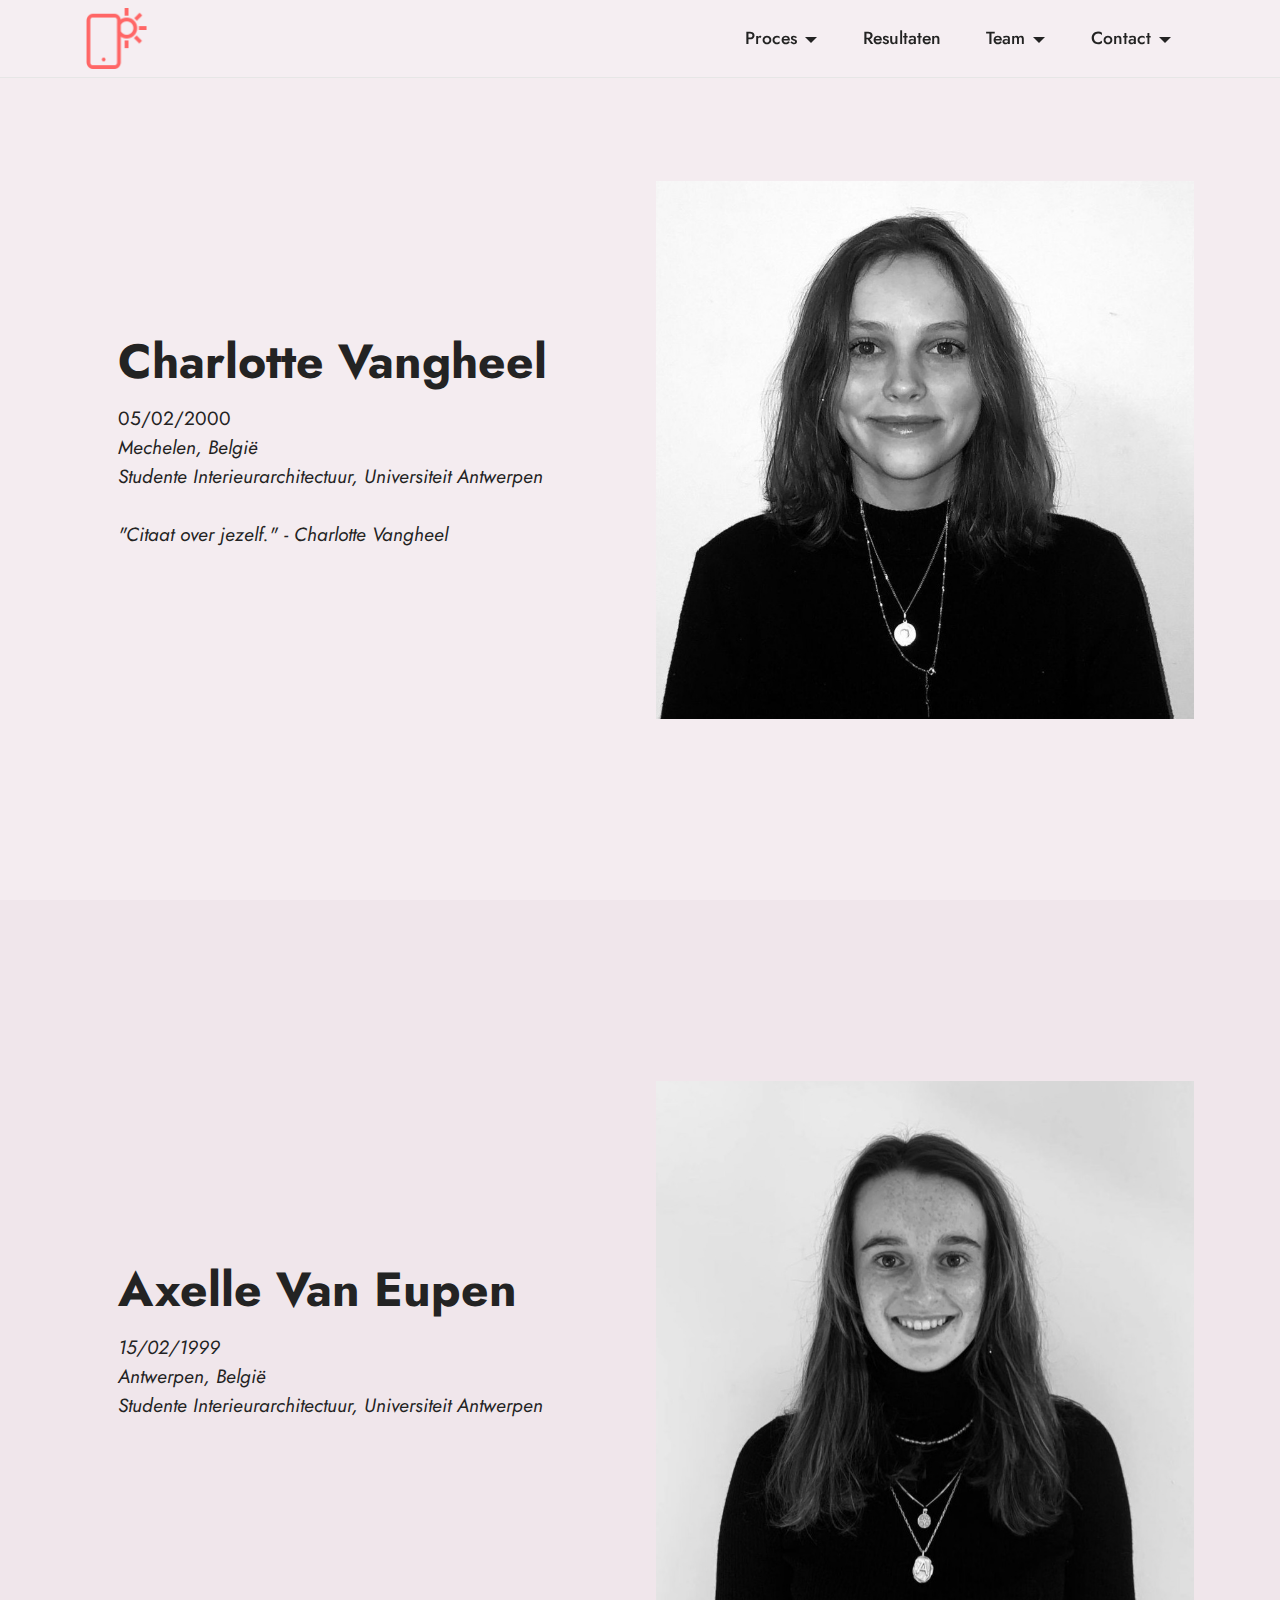
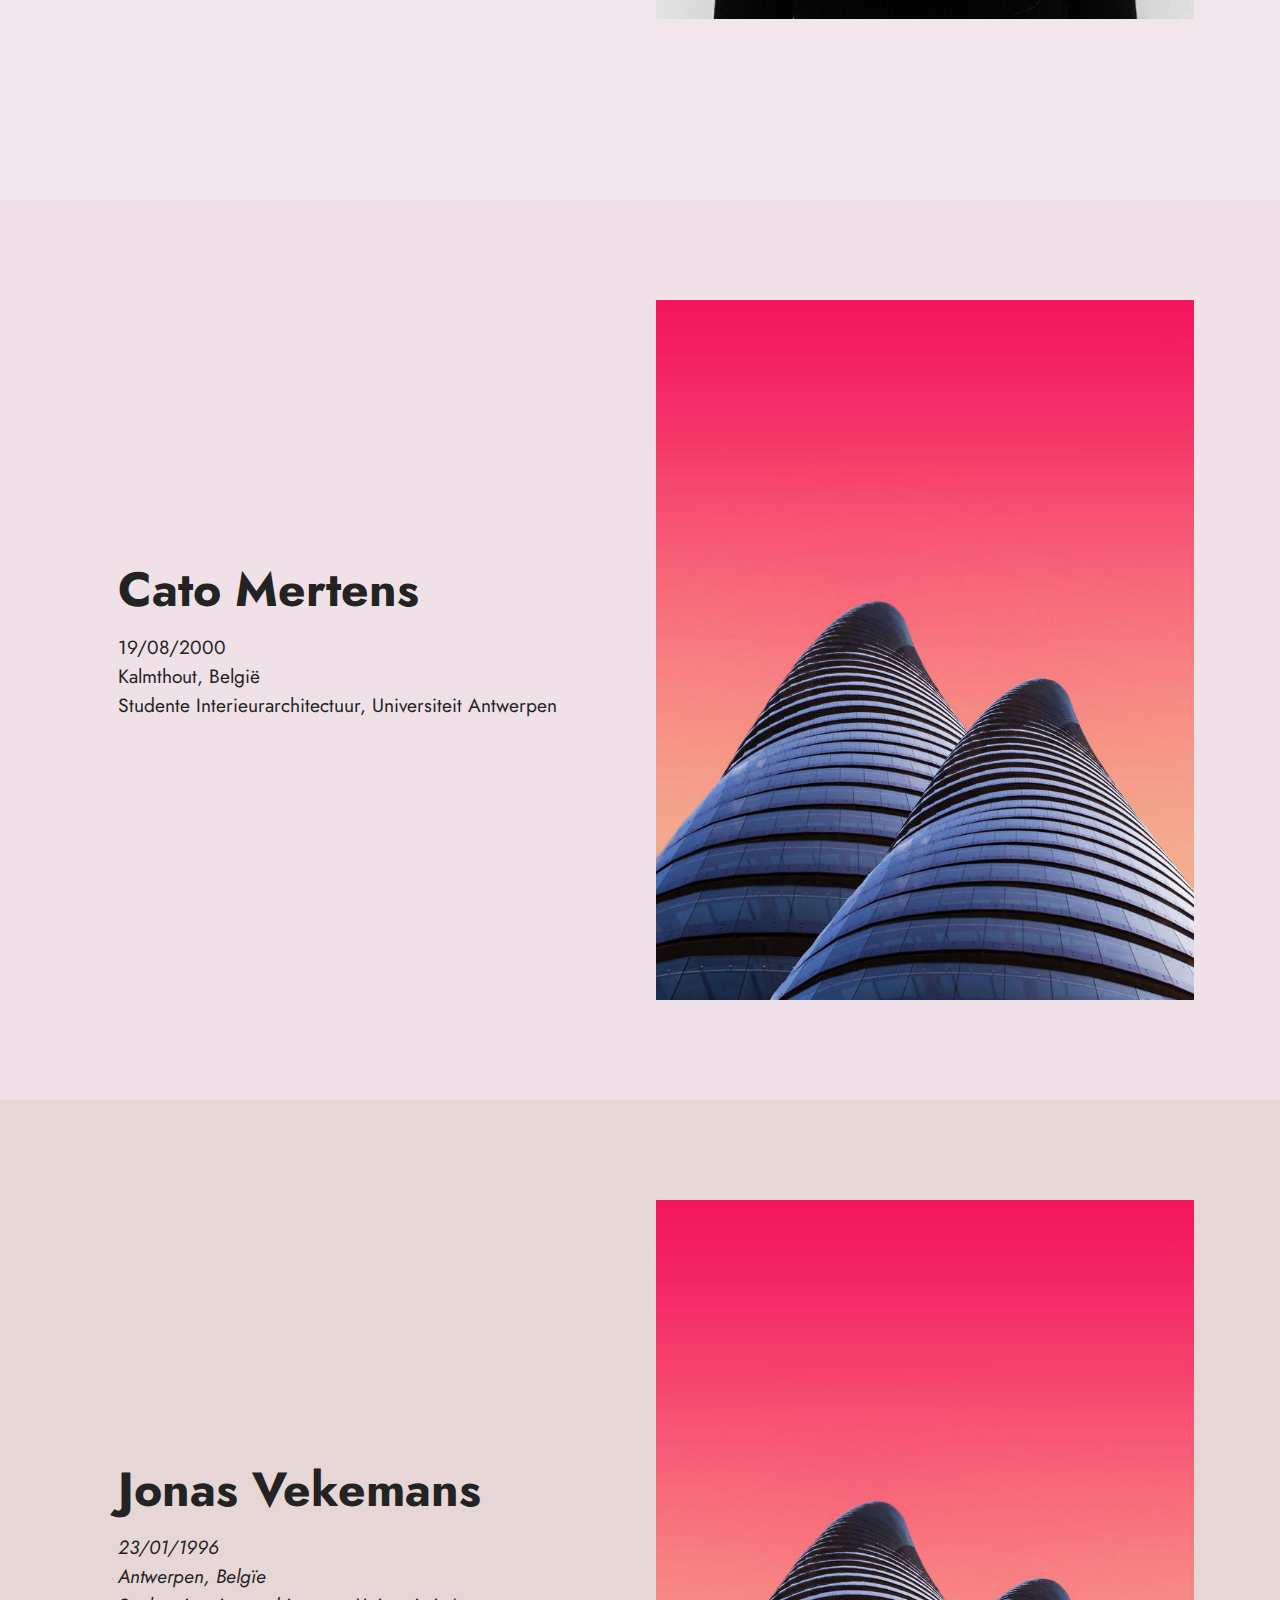
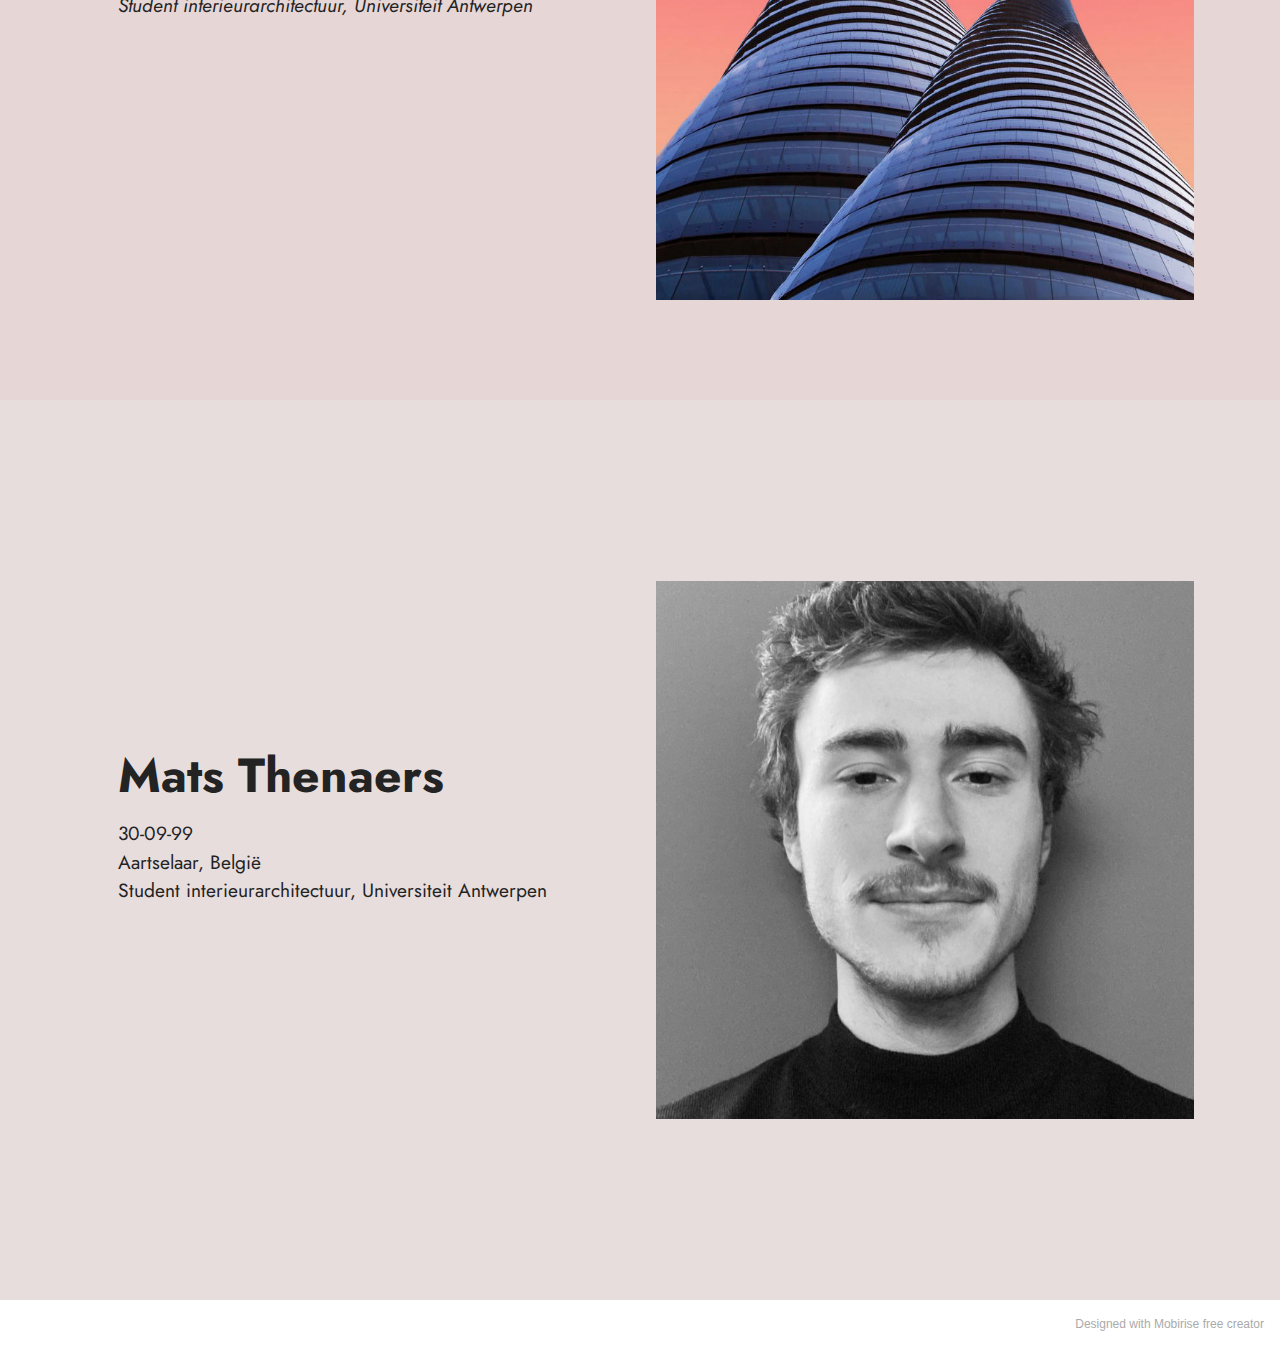
<file: page5.html>
<!DOCTYPE html>
<html  >
<head>
  <!-- Site made with Mobirise Website Builder v5.2.0, https://mobirise.com -->
  <meta charset="UTF-8">
  <meta http-equiv="X-UA-Compatible" content="IE=edge">
  <meta name="generator" content="Mobirise v5.2.0, mobirise.com">
  <meta name="viewport" content="width=device-width, initial-scale=1, minimum-scale=1">
  <link rel="shortcut icon" href="assets/images/logo.png" type="image/x-icon">
  <meta name="description" content="">
  
  
  <title>Teamleden</title>
  <link rel="stylesheet" href="assets/tether/tether.min.css">
  <link rel="stylesheet" href="assets/bootstrap/css/bootstrap.min.css">
  <link rel="stylesheet" href="assets/bootstrap/css/bootstrap-grid.min.css">
  <link rel="stylesheet" href="assets/bootstrap/css/bootstrap-reboot.min.css">
  <link rel="stylesheet" href="assets/dropdown/css/style.css">
  <link rel="stylesheet" href="assets/socicon/css/styles.css">
  <link rel="stylesheet" href="assets/theme/css/style.css">
  <link rel="preload" as="style" href="assets/mobirise/css/mbr-additional.css"><link rel="stylesheet" href="assets/mobirise/css/mbr-additional.css" type="text/css">
  
  
  
  
</head>
<body>
  
  <section class="menu cid-s48OLK6784" once="menu" id="menu1-v">
    
    <nav class="navbar navbar-dropdown navbar-fixed-top navbar-expand-lg">
        <div class="container">
            <div class="navbar-brand">
                <span class="navbar-logo">
                    <a href="https://mobiri.se">
                        <img src="assets/images/logo.png" alt="Mobirise" style="height: 3.8rem;">
                    </a>
                </span>
                <span class="navbar-caption-wrap"><a class="navbar-caption text-black display-7" href="https://mobiri.se"></a></span>
            </div>
            <button class="navbar-toggler" type="button" data-toggle="collapse" data-target="#navbarSupportedContent" aria-controls="navbarNavAltMarkup" aria-expanded="false" aria-label="Toggle navigation">
                <div class="hamburger">
                    <span></span>
                    <span></span>
                    <span></span>
                    <span></span>
                </div>
            </button>
            <div class="collapse navbar-collapse" id="navbarSupportedContent">
                <ul class="navbar-nav nav-dropdown nav-right" data-app-modern-menu="true"><li class="nav-item dropdown"><a class="nav-link link text-black text-primary dropdown-toggle display-4" href="#" aria-expanded="false" data-toggle="dropdown-submenu">Proces</a><div class="dropdown-menu"><a class="text-black text-primary dropdown-item display-4" href="page7.html" aria-expanded="false">REFERENTIES</a><a class="text-black text-primary dropdown-item display-4" href="page14.html" aria-expanded="false">MOODBOARDS</a><a class="text-black text-primary dropdown-item display-4" href="#" aria-expanded="false">MINDMAPS</a><a class="text-black text-primary dropdown-item display-4" href="#" aria-expanded="false">BRAINSTORM</a></div></li><li class="nav-item"><a class="nav-link link text-black text-primary display-4" href="page3.html">Resultaten</a></li>
                    <li class="nav-item dropdown"><a class="nav-link link text-black dropdown-toggle display-4" href="#" data-toggle="dropdown-submenu" aria-expanded="false">
                            Team</a><div class="dropdown-menu"><a class="text-black dropdown-item text-primary display-4" href="page5.html" aria-expanded="false">Teamleden</a></div></li><li class="nav-item dropdown"><a class="nav-link link text-black dropdown-toggle display-4" href="#" data-toggle="dropdown-submenu" aria-expanded="false">
                            Contact</a><div class="dropdown-menu"><a class="text-black dropdown-item text-primary display-4" href="page6.html">Locatie</a></div></li></ul>
                
                
            </div>
        </div>
    </nav>

</section>

<section class="header14 cid-shaxN0qMdz mbr-fullscreen" id="header14-x">

    

    

    <div class="container">
        <div class="row justify-content-center align-items-center">
            <div class="col-12 col-md-6 image-wrapper">
                <img src="assets/images/charlotte-1076x1076.jpeg" alt="Mobirise">
            </div>
            <div class="col-12 col-md">
                <div class="text-wrapper">
                    <h1 class="mbr-section-title mbr-fonts-style mb-3 display-2">
                        <strong>Charlotte Vangheel</strong></h1>
                    <p class="mbr-text mbr-fonts-style display-7">05/02/2000
<br><em>Mechelen, België
<br>Studente Interieurarchitectuur, Universiteit Antwerpen</em><br><br><em>"Citaat over jezelf."&nbsp;</em><em>- Charlotte Vangheel</em></p>
                    
                </div>
            </div>
        </div>
    </div>
</section>

<section class="header14 cid-shaxNHITd1 mbr-fullscreen" id="header14-y">

    

    

    <div class="container">
        <div class="row justify-content-center align-items-center">
            <div class="col-12 col-md-6 image-wrapper">
                <img src="assets/images/127278872-671765757035702-3962182083493629264-n-1076x1435.jpeg" alt="Mobirise">
            </div>
            <div class="col-12 col-md">
                <div class="text-wrapper">
                    <h1 class="mbr-section-title mbr-fonts-style mb-3 display-2">
                        <strong>Axelle Van Eupen</strong></h1>
                    <p class="mbr-text mbr-fonts-style display-7"><em>15/02/1999
<br>Antwerpen, België</em><br><em>Studente Interieurarchitectuur, Universiteit Antwerpen<br></em></p>
                    
                </div>
            </div>
        </div>
    </div>
</section>

<section class="header14 cid-shaxOs9WON mbr-fullscreen" id="header14-z">

    

    

    <div class="container">
        <div class="row justify-content-center align-items-center">
            <div class="col-12 col-md-6 image-wrapper">
                <img src="assets/images/2.jpg" alt="Mobirise">
            </div>
            <div class="col-12 col-md">
                <div class="text-wrapper">
                    <h1 class="mbr-section-title mbr-fonts-style mb-3 display-2">
                        <strong>Cato Mertens</strong></h1>
                    <p class="mbr-text mbr-fonts-style display-7">19/08/2000<br>Kalmthout, België 
<br>Studente Interieurarchitectuur, Universiteit Antwerpen<br></p>
                    
                </div>
            </div>
        </div>
    </div>
</section>

<section class="header14 cid-shaxP7UFvF mbr-fullscreen" id="header14-10">

    

    

    <div class="container">
        <div class="row justify-content-center align-items-center">
            <div class="col-12 col-md-6 image-wrapper">
                <img src="assets/images/2.jpg" alt="Mobirise">
            </div>
            <div class="col-12 col-md">
                <div class="text-wrapper">
                    <h1 class="mbr-section-title mbr-fonts-style mb-3 display-2">
                        <strong>Jonas Vekemans</strong></h1>
                    <p class="mbr-text mbr-fonts-style display-7"><em>23/01/1996
<br>Antwerpen, Belgïe<br>Student interieurarchitectuur, Universiteit Antwerpen</em></p>
                    
                </div>
            </div>
        </div>
    </div>
</section>

<section class="header14 cid-shaxPLZrJG mbr-fullscreen" id="header14-11">

    

    

    <div class="container">
        <div class="row justify-content-center align-items-center">
            <div class="col-12 col-md-6 image-wrapper">
                <img src="assets/images/127551271-3911074052260216-7224236603548931389-n-1076x1433.jpeg" alt="Mobirise">
            </div>
            <div class="col-12 col-md">
                <div class="text-wrapper">
                    <h1 class="mbr-section-title mbr-fonts-style mb-3 display-2">
                        <strong>Mats Thenaers</strong></h1>
                    <p class="mbr-text mbr-fonts-style display-7">30-09-99 
<br>Aartselaar, België<br>Student interieurarchitectuur, Universiteit Antwerpen<br><br></p>
                    
                </div>
            </div>
        </div>
    </div>
</section><section style="background-color: #fff; font-family: -apple-system, BlinkMacSystemFont, 'Segoe UI', 'Roboto', 'Helvetica Neue', Arial, sans-serif; color:#aaa; font-size:12px; padding: 0; align-items: center; display: flex;"><a href="https://mobirise.site/u" style="flex: 1 1; height: 3rem; padding-left: 1rem;"></a><p style="flex: 0 0 auto; margin:0; padding-right:1rem;"><a href="https://mobirise.site/i" style="color:#aaa;">Designed with Mobirise</a> free creator</p></section><script src="assets/web/assets/jquery/jquery.min.js"></script>  <script src="assets/popper/popper.min.js"></script>  <script src="assets/tether/tether.min.js"></script>  <script src="assets/bootstrap/js/bootstrap.min.js"></script>  <script src="assets/smoothscroll/smooth-scroll.js"></script>  <script src="assets/dropdown/js/nav-dropdown.js"></script>  <script src="assets/dropdown/js/navbar-dropdown.js"></script>  <script src="assets/touchswipe/jquery.touch-swipe.min.js"></script>  <script src="assets/theme/js/script.js"></script>  
  
  
</body>
</html>
</file>
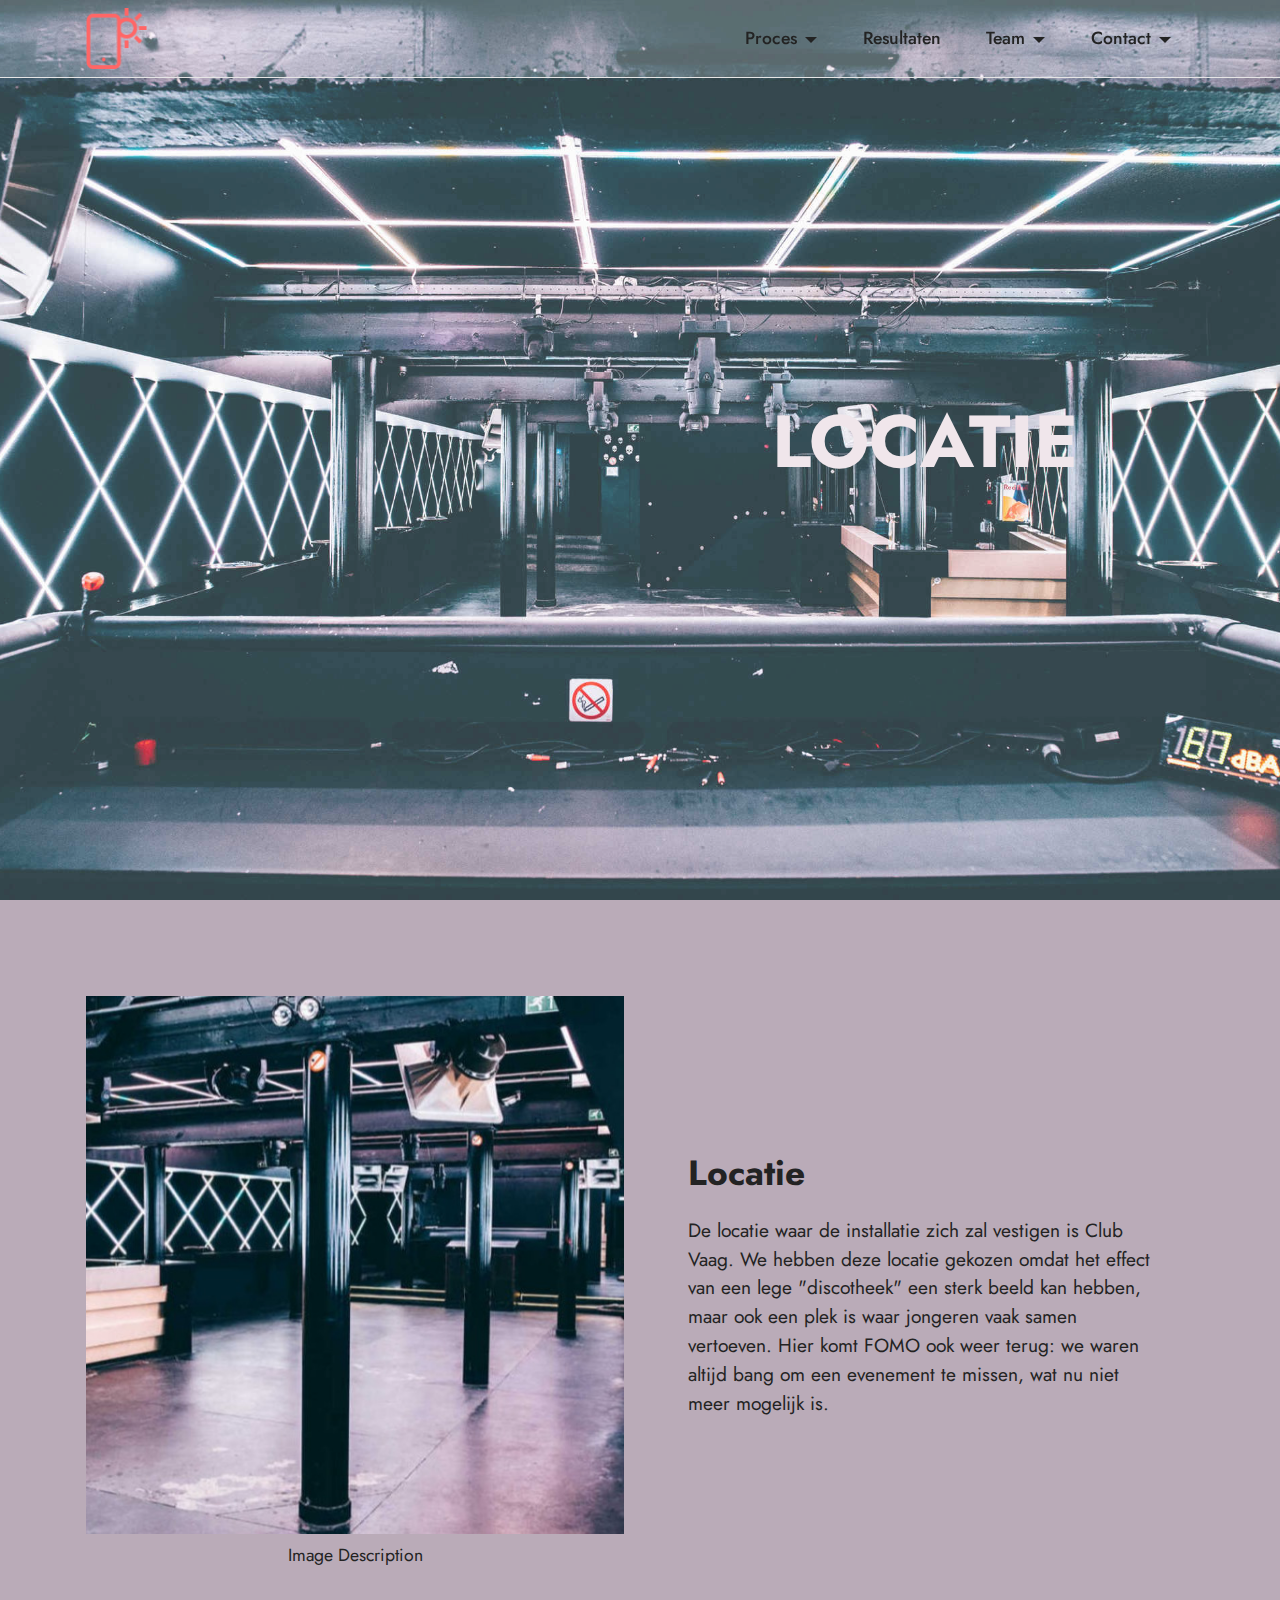
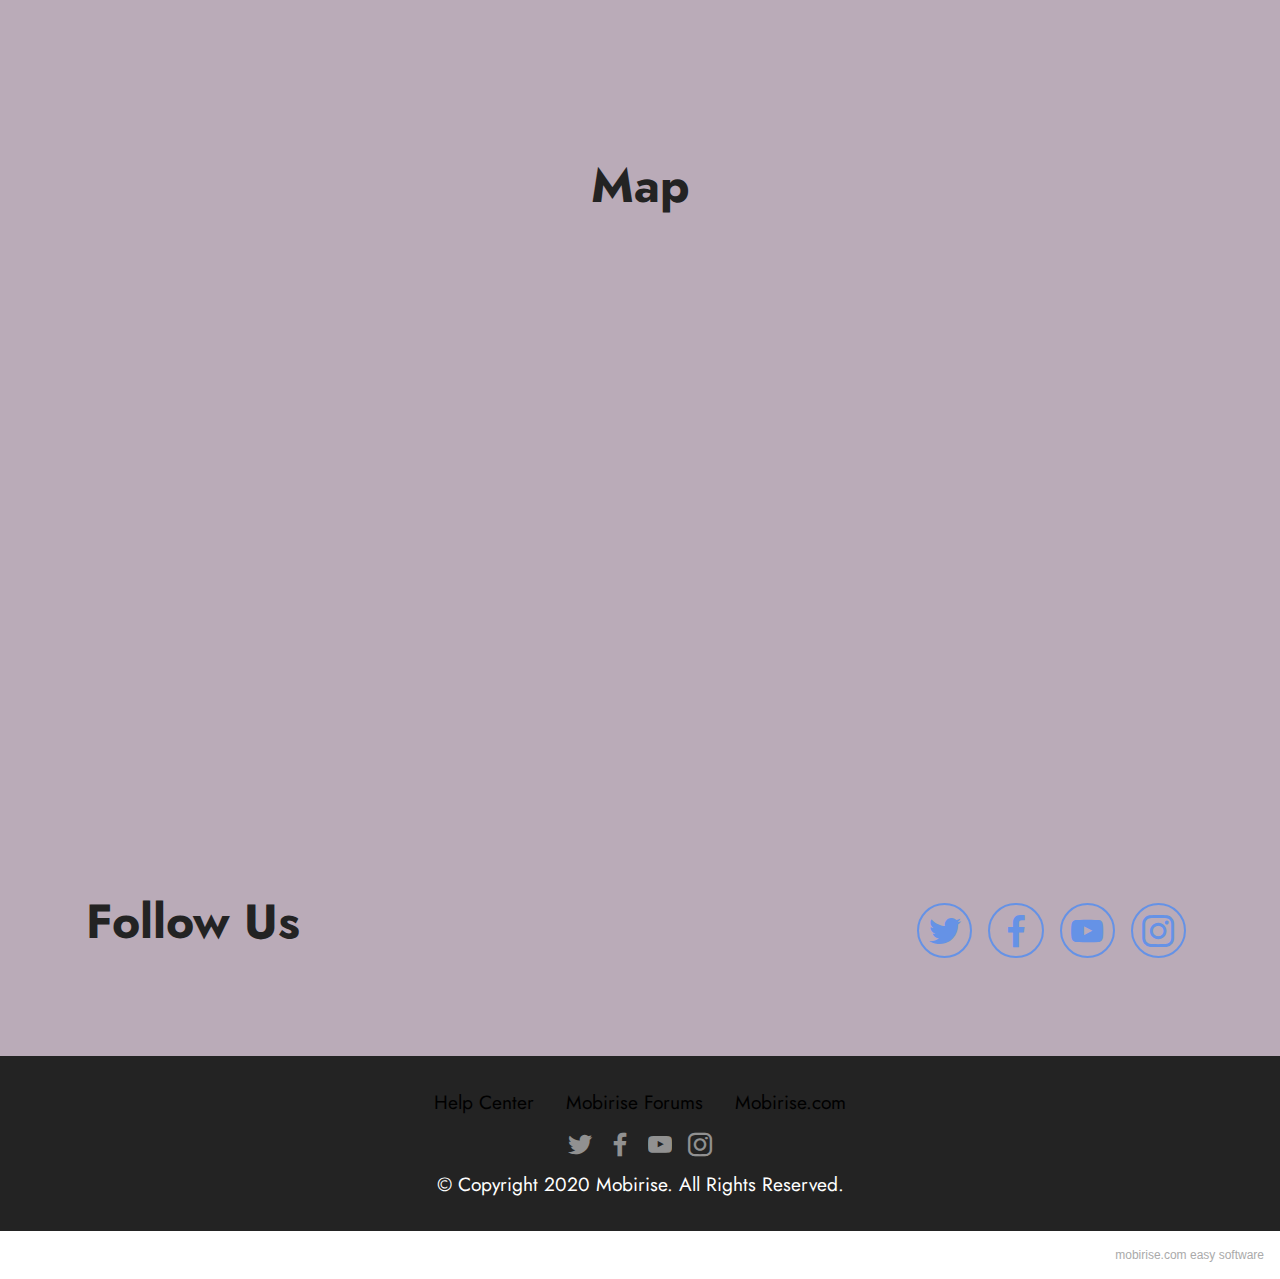
<file: page6.html>
<!DOCTYPE html>
<html  >
<head>
  <!-- Site made with Mobirise Website Builder v5.2.0, https://mobirise.com -->
  <meta charset="UTF-8">
  <meta http-equiv="X-UA-Compatible" content="IE=edge">
  <meta name="generator" content="Mobirise v5.2.0, mobirise.com">
  <meta name="viewport" content="width=device-width, initial-scale=1, minimum-scale=1">
  <link rel="shortcut icon" href="assets/images/logo.png" type="image/x-icon">
  <meta name="description" content="">
  
  
  <title>Locatie</title>
  <link rel="stylesheet" href="assets/tether/tether.min.css">
  <link rel="stylesheet" href="assets/bootstrap/css/bootstrap.min.css">
  <link rel="stylesheet" href="assets/bootstrap/css/bootstrap-grid.min.css">
  <link rel="stylesheet" href="assets/bootstrap/css/bootstrap-reboot.min.css">
  <link rel="stylesheet" href="assets/dropdown/css/style.css">
  <link rel="stylesheet" href="assets/socicon/css/styles.css">
  <link rel="stylesheet" href="assets/theme/css/style.css">
  <link rel="preload" as="style" href="assets/mobirise/css/mbr-additional.css"><link rel="stylesheet" href="assets/mobirise/css/mbr-additional.css" type="text/css">
  
  
  
  
</head>
<body>
  
  <section class="menu cid-s48OLK6784" once="menu" id="menu1-16">
    
    <nav class="navbar navbar-dropdown navbar-fixed-top navbar-expand-lg">
        <div class="container">
            <div class="navbar-brand">
                <span class="navbar-logo">
                    <a href="https://mobiri.se">
                        <img src="assets/images/logo.png" alt="Mobirise" style="height: 3.8rem;">
                    </a>
                </span>
                <span class="navbar-caption-wrap"><a class="navbar-caption text-black display-7" href="https://mobiri.se"></a></span>
            </div>
            <button class="navbar-toggler" type="button" data-toggle="collapse" data-target="#navbarSupportedContent" aria-controls="navbarNavAltMarkup" aria-expanded="false" aria-label="Toggle navigation">
                <div class="hamburger">
                    <span></span>
                    <span></span>
                    <span></span>
                    <span></span>
                </div>
            </button>
            <div class="collapse navbar-collapse" id="navbarSupportedContent">
                <ul class="navbar-nav nav-dropdown nav-right" data-app-modern-menu="true"><li class="nav-item dropdown"><a class="nav-link link text-black text-primary dropdown-toggle display-4" href="#" aria-expanded="false" data-toggle="dropdown-submenu">Proces</a><div class="dropdown-menu"><a class="text-black text-primary dropdown-item display-4" href="page7.html" aria-expanded="false">REFERENTIES</a><a class="text-black text-primary dropdown-item display-4" href="page14.html" aria-expanded="false">MOODBOARDS</a><a class="text-black text-primary dropdown-item display-4" href="#" aria-expanded="false">MINDMAPS</a><a class="text-black text-primary dropdown-item display-4" href="#" aria-expanded="false">BRAINSTORM</a></div></li><li class="nav-item"><a class="nav-link link text-black text-primary display-4" href="page3.html">Resultaten</a></li>
                    <li class="nav-item dropdown"><a class="nav-link link text-black dropdown-toggle display-4" href="#" data-toggle="dropdown-submenu" aria-expanded="false">
                            Team</a><div class="dropdown-menu"><a class="text-black dropdown-item text-primary display-4" href="page5.html" aria-expanded="false">Teamleden</a></div></li><li class="nav-item dropdown"><a class="nav-link link text-black dropdown-toggle display-4" href="#" data-toggle="dropdown-submenu" aria-expanded="false">
                            Contact</a><div class="dropdown-menu"><a class="text-black dropdown-item text-primary display-4" href="page6.html">Locatie</a></div></li></ul>
                
                
            </div>
        </div>
    </nav>

</section>

<section class="header3 cid-shPY6FhGHu mbr-fullscreen" id="header3-1x">

    

    <div class="mbr-overlay" style="opacity: 0.2; background-color: rgb(255, 255, 255);"></div>

    <div class="align-center container">
        <div class="row justify-content-end">
            <div class="col-12 col-lg-6">
                <h1 class="mbr-section-title mbr-fonts-style mb-3 display-1"><strong>LOCATIE</strong></h1>
                
                <p class="mbr-text mbr-fonts-style display-7"></p>
                
            </div>
        </div>
    </div>
</section>

<section class="image1 cid-shPWrMZS0i" id="image1-1w">
    

    

    <div class="container">
        <div class="row align-items-center">
            <div class="col-12 col-lg-6">
                <div class="image-wrapper">
                    <img src="assets/images/fca8f7a0-3918-4a27-ac18-df6610c7e771-1076x719.jpeg" alt="Mobirise">
                    <p class="mbr-description mbr-fonts-style pt-2 align-center display-4">
                    Image Description</p>
                </div>
            </div>
            <div class="col-12 col-lg">
                <div class="text-wrapper">
                    <h3 class="mbr-section-title mbr-fonts-style mb-3 display-5">
                        <strong>Locatie</strong></h3>
                    <p class="mbr-text mbr-fonts-style display-7">De locatie waar de installatie zich zal vestigen is Club Vaag. We hebben deze locatie gekozen omdat het effect van een lege "discotheek" een sterk beeld kan hebben, maar ook een plek is waar jongeren vaak samen vertoeven. Hier komt FOMO ook weer terug: we waren altijd bang om een evenement te missen, wat nu niet meer mogelijk is.</p>
                </div>
            </div>
        </div>
    </div>
</section>

<section class="map1 cid-shPWlXacwZ" id="map1-1v">
    
    
    <div class="container">
        <div class="mbr-section-head mb-4">
            <h3 class="mbr-section-title mbr-fonts-style align-center mb-0 display-2">
                <strong>Map</strong>
            </h3>
            
        </div>
        <div class="google-map"><iframe frameborder="0" style="border:0" src="https://www.google.com/maps/embed/v1/place?key=AIzaSyDk89J4FSunMF33ruMVWJaJht_Ro0kvoXs&amp;q=Club Vaag" allowfullscreen=""></iframe></div>
    </div>
</section>

<section class="contacts4 cid-shPWe7QAUZ" id="contacts4-1u">

    

    

    <div class="container">
        <div class="row align-items-center justify-content-center">
            <div class="text-content col-12 col-md-6">
                <h2 class="mbr-section-title mbr-fonts-style display-2">
                    <strong>Follow Us</strong>
                </h2>
                <p class="mbr-text mbr-fonts-style display-7"></p>
            </div>
            <div class="icons d-flex align-items-center col-12 col-md-6 justify-content-end mt-md-0 mt-2 flex-wrap">
                <a href="https://twitter.com/mobirise" target="_blank">
                    <span class="socicon-twitter socicon mbr-iconfont mbr-iconfont-social"></span>
                </a>
                <a href="https://www.facebook.com/pages/Mobirise/1616226671953247" target="_blank">
                    <span class="socicon-facebook socicon mbr-iconfont mbr-iconfont-social"></span>
                </a>
                <a href="https://www.youtube.com/c/mobirise" target="_blank">
                    <span class="socicon-youtube socicon mbr-iconfont mbr-iconfont-social"></span>
                </a>
                <a href="https://instagram.com/mobirise" target="_blank">
                    <span class="socicon-instagram socicon mbr-iconfont mbr-iconfont-social"></span>
                </a>
                
                
                
                
                
                
            </div>
        </div>
    </div>
    
</section>

<section class="footer3 cid-s48P1Icc8J" once="footers" id="footer3-17">

    

    

    <div class="container">
        <div class="media-container-row align-center mbr-white">
            <div class="row row-links">
                <ul class="foot-menu">
                    
                    
                    
                    
                    
                <li class="foot-menu-item mbr-fonts-style display-7"><a href="https://mobirise.com/help/" class="text-success">Help Center</a></li><li class="foot-menu-item mbr-fonts-style display-7"><a href="http://forums.mobirise.com/" class="text-success">Mobirise Forums</a></li><li class="foot-menu-item mbr-fonts-style display-7"><a href="https://mobirise.com/" class="text-success">Mobirise.com</a></li></ul>
            </div>
            <div class="row social-row">
                <div class="social-list align-right pb-2">
                    
                    
                    
                    
                    
                    
                <div class="soc-item">
                        <a href="https://twitter.com/mobirise" target="_blank">
                            <span class="socicon-twitter socicon mbr-iconfont mbr-iconfont-social"></span>
                        </a>
                    </div><div class="soc-item">
                        <a href="https://www.facebook.com/pages/Mobirise/1616226671953247" target="_blank">
                            <span class="socicon-facebook socicon mbr-iconfont mbr-iconfont-social"></span>
                        </a>
                    </div><div class="soc-item">
                        <a href="https://www.youtube.com/c/mobirise" target="_blank">
                            <span class="socicon-youtube socicon mbr-iconfont mbr-iconfont-social"></span>
                        </a>
                    </div><div class="soc-item">
                        <a href="https://instagram.com/mobirise" target="_blank">
                            <span class="mbr-iconfont mbr-iconfont-social socicon-instagram socicon"></span>
                        </a>
                    </div></div>
            </div>
            <div class="row row-copirayt">
                <p class="mbr-text mb-0 mbr-fonts-style mbr-white align-center display-7">
                    © Copyright 2020 Mobirise. All Rights Reserved.
                </p>
            </div>
        </div>
    </div>
</section><section style="background-color: #fff; font-family: -apple-system, BlinkMacSystemFont, 'Segoe UI', 'Roboto', 'Helvetica Neue', Arial, sans-serif; color:#aaa; font-size:12px; padding: 0; align-items: center; display: flex;"><a href="https://mobirise.site/k" style="flex: 1 1; height: 3rem; padding-left: 1rem;"></a><p style="flex: 0 0 auto; margin:0; padding-right:1rem;"><a href="https://mobirise.site" style="color:#aaa;">mobirise.com</a> easy software</p></section><script src="assets/web/assets/jquery/jquery.min.js"></script>  <script src="assets/popper/popper.min.js"></script>  <script src="assets/tether/tether.min.js"></script>  <script src="assets/bootstrap/js/bootstrap.min.js"></script>  <script src="assets/smoothscroll/smooth-scroll.js"></script>  <script src="assets/dropdown/js/nav-dropdown.js"></script>  <script src="assets/dropdown/js/navbar-dropdown.js"></script>  <script src="assets/touchswipe/jquery.touch-swipe.min.js"></script>  <script src="assets/sociallikes/social-likes.js"></script>  <script src="assets/theme/js/script.js"></script>  
  
  
</body>
</html>
</file>
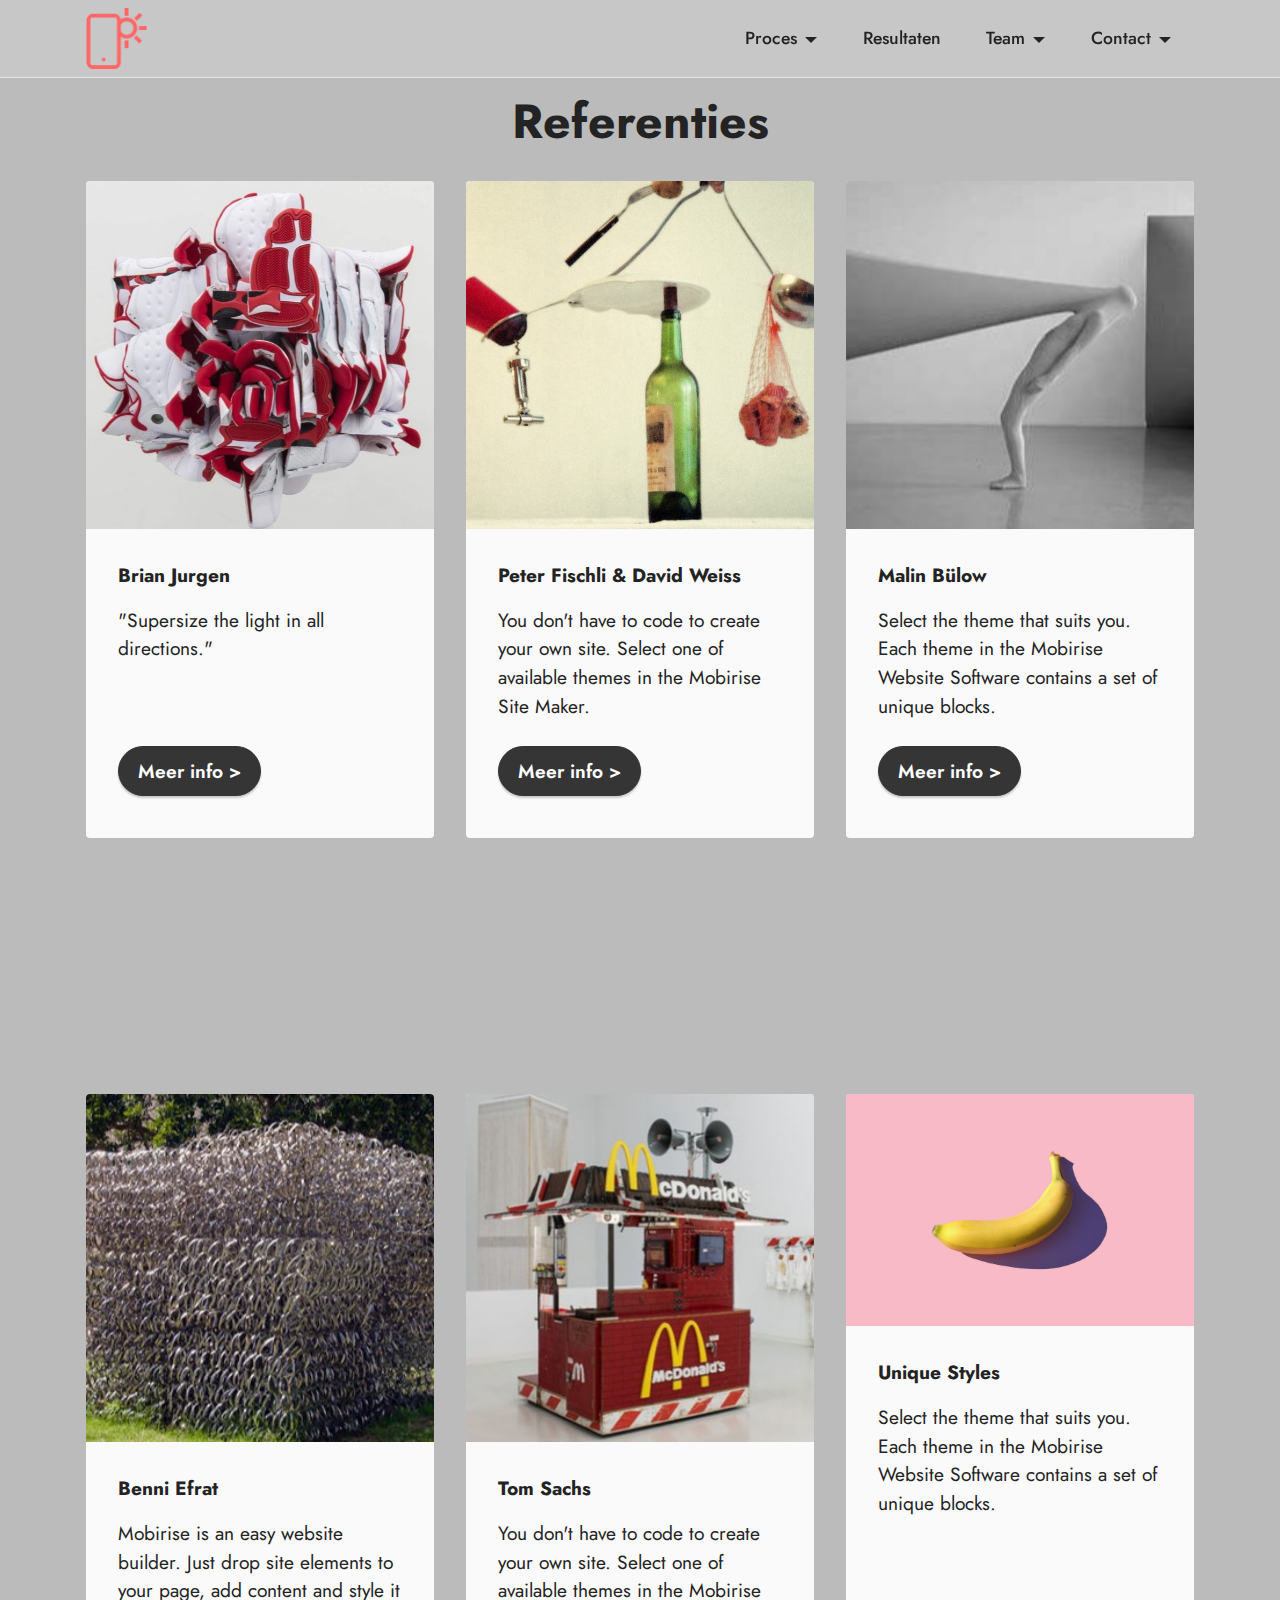
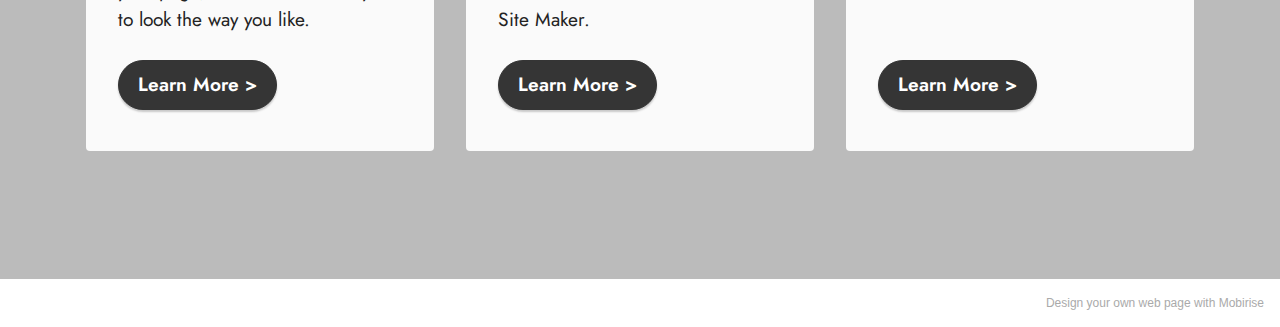
<file: page7.html>
<!DOCTYPE html>
<html  >
<head>
  <!-- Site made with Mobirise Website Builder v5.2.0, https://mobirise.com -->
  <meta charset="UTF-8">
  <meta http-equiv="X-UA-Compatible" content="IE=edge">
  <meta name="generator" content="Mobirise v5.2.0, mobirise.com">
  <meta name="viewport" content="width=device-width, initial-scale=1, minimum-scale=1">
  <link rel="shortcut icon" href="assets/images/logo.png" type="image/x-icon">
  <meta name="description" content="">
  
  
  <title>referenties</title>
  <link rel="stylesheet" href="assets/tether/tether.min.css">
  <link rel="stylesheet" href="assets/bootstrap/css/bootstrap.min.css">
  <link rel="stylesheet" href="assets/bootstrap/css/bootstrap-grid.min.css">
  <link rel="stylesheet" href="assets/bootstrap/css/bootstrap-reboot.min.css">
  <link rel="stylesheet" href="assets/dropdown/css/style.css">
  <link rel="stylesheet" href="assets/socicon/css/styles.css">
  <link rel="stylesheet" href="assets/theme/css/style.css">
  <link rel="preload" as="style" href="assets/mobirise/css/mbr-additional.css"><link rel="stylesheet" href="assets/mobirise/css/mbr-additional.css" type="text/css">
  
  
  
  
</head>
<body>
  
  <section class="menu cid-s48OLK6784" once="menu" id="menu1-1d">
    
    <nav class="navbar navbar-dropdown navbar-fixed-top navbar-expand-lg">
        <div class="container">
            <div class="navbar-brand">
                <span class="navbar-logo">
                    <a href="https://mobiri.se">
                        <img src="assets/images/logo.png" alt="Mobirise" style="height: 3.8rem;">
                    </a>
                </span>
                <span class="navbar-caption-wrap"><a class="navbar-caption text-black display-7" href="https://mobiri.se"></a></span>
            </div>
            <button class="navbar-toggler" type="button" data-toggle="collapse" data-target="#navbarSupportedContent" aria-controls="navbarNavAltMarkup" aria-expanded="false" aria-label="Toggle navigation">
                <div class="hamburger">
                    <span></span>
                    <span></span>
                    <span></span>
                    <span></span>
                </div>
            </button>
            <div class="collapse navbar-collapse" id="navbarSupportedContent">
                <ul class="navbar-nav nav-dropdown nav-right" data-app-modern-menu="true"><li class="nav-item dropdown"><a class="nav-link link text-black text-primary dropdown-toggle display-4" href="#" aria-expanded="false" data-toggle="dropdown-submenu">Proces</a><div class="dropdown-menu"><a class="text-black text-primary dropdown-item display-4" href="page7.html" aria-expanded="false">REFERENTIES</a><a class="text-black text-primary dropdown-item display-4" href="page14.html" aria-expanded="false">MOODBOARDS</a><a class="text-black text-primary dropdown-item display-4" href="#" aria-expanded="false">MINDMAPS</a><a class="text-black text-primary dropdown-item display-4" href="#" aria-expanded="false">BRAINSTORM</a></div></li><li class="nav-item"><a class="nav-link link text-black text-primary display-4" href="page3.html">Resultaten</a></li>
                    <li class="nav-item dropdown"><a class="nav-link link text-black dropdown-toggle display-4" href="#" data-toggle="dropdown-submenu" aria-expanded="false">
                            Team</a><div class="dropdown-menu"><a class="text-black dropdown-item text-primary display-4" href="page5.html" aria-expanded="false">Teamleden</a></div></li><li class="nav-item dropdown"><a class="nav-link link text-black dropdown-toggle display-4" href="#" data-toggle="dropdown-submenu" aria-expanded="false">
                            Contact</a><div class="dropdown-menu"><a class="text-black dropdown-item text-primary display-4" href="page6.html">Locatie</a></div></li></ul>
                
                
            </div>
        </div>
    </nav>

</section>

<section class="features3 cid-shsClTKpdh" id="features3-1e">
    
    
    <div class="container">
        <div class="mbr-section-head">
            <h4 class="mbr-section-title mbr-fonts-style align-center mb-0 display-2">
                <strong>Referenties</strong></h4>
            
        </div>
        <div class="row mt-4">
            <div class="item features-image сol-12 col-md-6 col-lg-4">
                <div class="item-wrapper">
                    <div class="item-img">
                        <img src="assets/images/brianjurgen-695x1042.jpeg" alt="">
                    </div>
                    <div class="item-content">
                        <h5 class="item-title mbr-fonts-style display-7"><strong>Brian Jurgen</strong></h5>
                        
                        <p class="mbr-text mbr-fonts-style mt-3 display-7">"Supersize the light in all directions."</p>
                    </div>
                    <div class="mbr-section-btn item-footer mt-2"><a href="page8.html" class="btn btn-primary item-btn display-7" target="_blank">Meer info &gt;</a></div>
                </div>
            </div>
            <div class="item features-image сol-12 col-md-6 col-lg-4">
                <div class="item-wrapper">
                    <div class="item-img">
                        <img src="assets/images/fig11-1-640x960.jpeg" alt="">
                    </div>
                    <div class="item-content">
                        <h5 class="item-title mbr-fonts-style display-7"><strong>Peter Fischli &amp; David Weiss</strong></h5>
                        
                        <p class="mbr-text mbr-fonts-style mt-3 display-7">You don't have to code to create your own
                            site. Select one of available themes in the Mobirise Site Maker.</p>
                    </div>
                    <div class="mbr-section-btn item-footer mt-2"><a href="" class="btn btn-primary item-btn display-7" target="_blank">Meer info &gt;</a></div>
                </div>
            </div>
            <div class="item features-image сol-12 col-md-6 col-lg-4">
                <div class="item-wrapper">
                    <div class="item-img">
                        <img src="assets/images/oip-444x295.jpeg" alt="">
                    </div>
                    <div class="item-content">
                        <h5 class="item-title mbr-fonts-style display-7"><strong>Malin Bülow</strong></h5>
                        
                        <p class="mbr-text mbr-fonts-style mt-3 display-7">Select the theme that suits you. Each theme
                            in the Mobirise Website Software contains a set of unique blocks.<br></p>
                    </div>
                    <div class="mbr-section-btn item-footer mt-2"><a href="" class="btn btn-primary item-btn display-7" target="_blank">Meer info &gt;</a></div>
                </div>
            </div>
        </div>
    </div>
</section>

<section class="features3 cid-shsCmv5j08" id="features3-1f">
    
    
    <div class="container">
        <div class="mbr-section-head">
            <h4 class="mbr-section-title mbr-fonts-style align-center mb-0 display-2"></h4>
            
        </div>
        <div class="row mt-4">
            <div class="item features-image сol-12 col-md-6 col-lg-4">
                <div class="item-wrapper">
                    <div class="item-img">
                        <img src="assets/images/charlotte2-1-510x375.jpeg" alt="">
                    </div>
                    <div class="item-content">
                        <h5 class="item-title mbr-fonts-style display-7"><strong>Benni Efrat</strong></h5>
                        
                        <p class="mbr-text mbr-fonts-style mt-3 display-7">Mobirise is an easy website builder. Just
                            drop site elements to your page, add content and style it to look the way you like.</p>
                    </div>
                    <div class="mbr-section-btn item-footer mt-2"><a href="" class="btn btn-primary item-btn display-7" target="_blank">Learn More
                            &gt;</a></div>
                </div>
            </div>
            <div class="item features-image сol-12 col-md-6 col-lg-4">
                <div class="item-wrapper">
                    <div class="item-img">
                        <img src="assets/images/tom-sachs-timeline-installation-germany-feature-695x417.jpeg" alt="">
                    </div>
                    <div class="item-content">
                        <h5 class="item-title mbr-fonts-style display-7"><strong>Tom Sachs</strong></h5>
                        
                        <p class="mbr-text mbr-fonts-style mt-3 display-7">You don't have to code to create your own
                            site. Select one of available themes in the Mobirise Site Maker.</p>
                    </div>
                    <div class="mbr-section-btn item-footer mt-2"><a href="" class="btn btn-primary item-btn display-7" target="_blank">Learn More
                            &gt;</a></div>
                </div>
            </div>
            <div class="item features-image сol-12 col-md-6 col-lg-4">
                <div class="item-wrapper">
                    <div class="item-img">
                        <img src="assets/images/features3.jpg">
                    </div>
                    <div class="item-content">
                        <h5 class="item-title mbr-fonts-style display-7"><strong>Unique Styles</strong></h5>
                        
                        <p class="mbr-text mbr-fonts-style mt-3 display-7">Select the theme that suits you. Each theme
                            in the Mobirise Website Software contains a set of unique blocks.<br></p>
                    </div>
                    <div class="mbr-section-btn item-footer mt-2"><a href="" class="btn btn-primary item-btn display-7" target="_blank">Learn More
                            &gt;</a></div>
                </div>
            </div>
        </div>
    </div>
</section><section style="background-color: #fff; font-family: -apple-system, BlinkMacSystemFont, 'Segoe UI', 'Roboto', 'Helvetica Neue', Arial, sans-serif; color:#aaa; font-size:12px; padding: 0; align-items: center; display: flex;"><a href="https://mobirise.site/e" style="flex: 1 1; height: 3rem; padding-left: 1rem;"></a><p style="flex: 0 0 auto; margin:0; padding-right:1rem;">Design your own <a href="https://mobirise.site/y" style="color:#aaa;">web page</a> with Mobirise</p></section><script src="assets/web/assets/jquery/jquery.min.js"></script>  <script src="assets/popper/popper.min.js"></script>  <script src="assets/tether/tether.min.js"></script>  <script src="assets/bootstrap/js/bootstrap.min.js"></script>  <script src="assets/smoothscroll/smooth-scroll.js"></script>  <script src="assets/dropdown/js/nav-dropdown.js"></script>  <script src="assets/dropdown/js/navbar-dropdown.js"></script>  <script src="assets/touchswipe/jquery.touch-swipe.min.js"></script>  <script src="assets/theme/js/script.js"></script>  
  
  
</body>
</html>
</file>
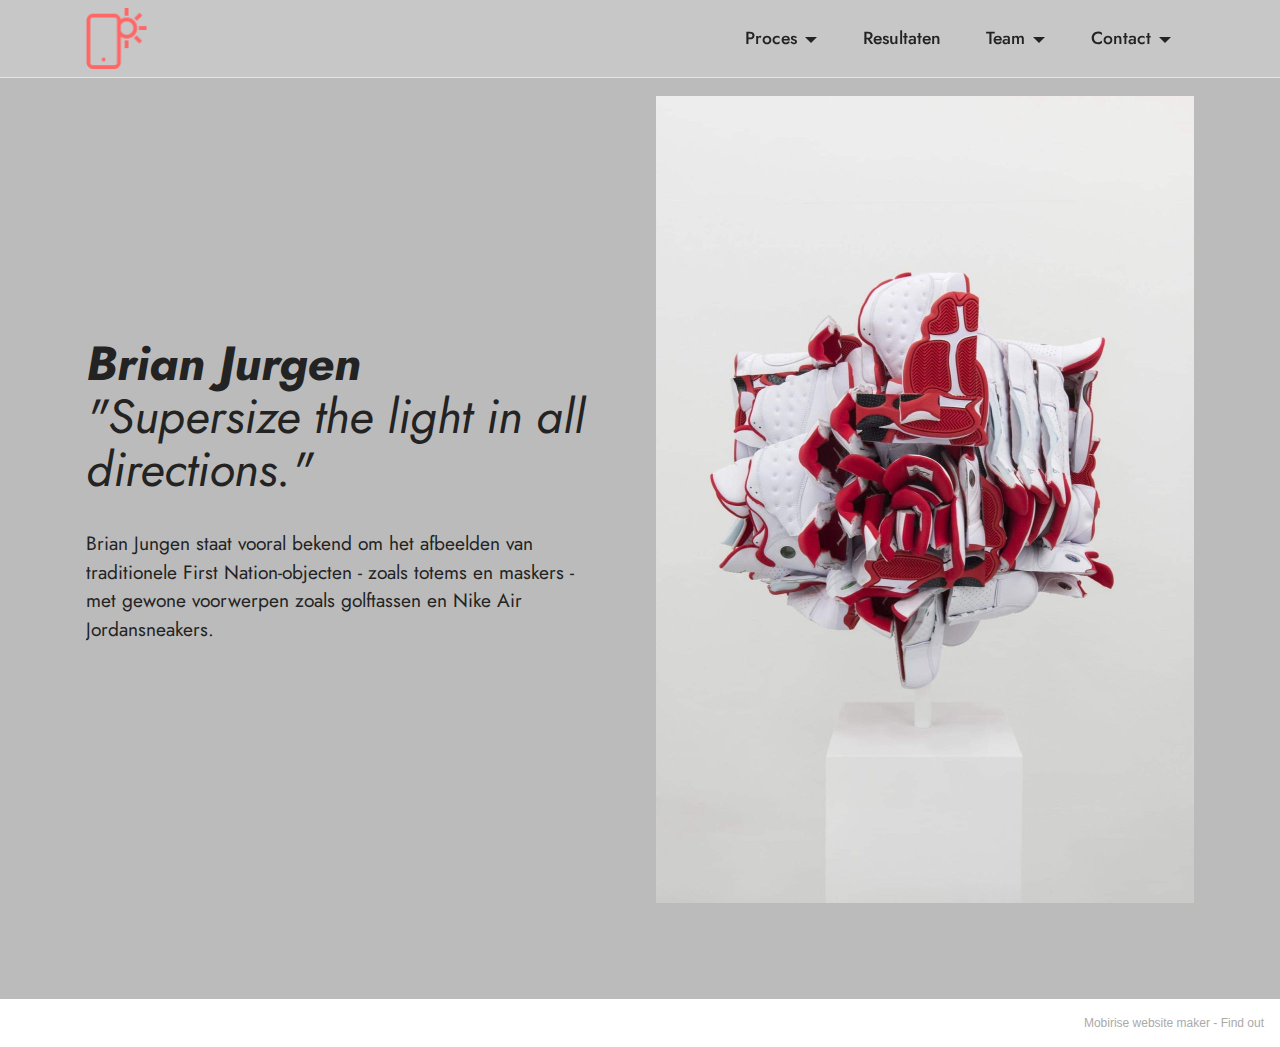
<file: page8.html>
<!DOCTYPE html>
<html  >
<head>
  <!-- Site made with Mobirise Website Builder v5.2.0, https://mobirise.com -->
  <meta charset="UTF-8">
  <meta http-equiv="X-UA-Compatible" content="IE=edge">
  <meta name="generator" content="Mobirise v5.2.0, mobirise.com">
  <meta name="viewport" content="width=device-width, initial-scale=1, minimum-scale=1">
  <link rel="shortcut icon" href="assets/images/logo.png" type="image/x-icon">
  <meta name="description" content="">
  
  
  <title>brian jurgen</title>
  <link rel="stylesheet" href="assets/web/assets/mobirise-icons2/mobirise2.css">
  <link rel="stylesheet" href="assets/tether/tether.min.css">
  <link rel="stylesheet" href="assets/bootstrap/css/bootstrap.min.css">
  <link rel="stylesheet" href="assets/bootstrap/css/bootstrap-grid.min.css">
  <link rel="stylesheet" href="assets/bootstrap/css/bootstrap-reboot.min.css">
  <link rel="stylesheet" href="assets/dropdown/css/style.css">
  <link rel="stylesheet" href="assets/socicon/css/styles.css">
  <link rel="stylesheet" href="assets/theme/css/style.css">
  <link rel="preload" as="style" href="assets/mobirise/css/mbr-additional.css"><link rel="stylesheet" href="assets/mobirise/css/mbr-additional.css" type="text/css">
  
  
  
  
</head>
<body>
  
  <section class="menu cid-s48OLK6784" once="menu" id="menu1-1g">
    
    <nav class="navbar navbar-dropdown navbar-fixed-top navbar-expand-lg">
        <div class="container">
            <div class="navbar-brand">
                <span class="navbar-logo">
                    <a href="https://mobiri.se">
                        <img src="assets/images/logo.png" alt="Mobirise" style="height: 3.8rem;">
                    </a>
                </span>
                <span class="navbar-caption-wrap"><a class="navbar-caption text-black display-7" href="https://mobiri.se"></a></span>
            </div>
            <button class="navbar-toggler" type="button" data-toggle="collapse" data-target="#navbarSupportedContent" aria-controls="navbarNavAltMarkup" aria-expanded="false" aria-label="Toggle navigation">
                <div class="hamburger">
                    <span></span>
                    <span></span>
                    <span></span>
                    <span></span>
                </div>
            </button>
            <div class="collapse navbar-collapse" id="navbarSupportedContent">
                <ul class="navbar-nav nav-dropdown nav-right" data-app-modern-menu="true"><li class="nav-item dropdown"><a class="nav-link link text-black text-primary dropdown-toggle display-4" href="#" aria-expanded="false" data-toggle="dropdown-submenu">Proces</a><div class="dropdown-menu"><a class="text-black text-primary dropdown-item display-4" href="page7.html" aria-expanded="false">REFERENTIES</a><a class="text-black text-primary dropdown-item display-4" href="page14.html" aria-expanded="false">MOODBOARDS</a><a class="text-black text-primary dropdown-item display-4" href="#" aria-expanded="false">MINDMAPS</a><a class="text-black text-primary dropdown-item display-4" href="#" aria-expanded="false">BRAINSTORM</a></div></li><li class="nav-item"><a class="nav-link link text-black text-primary display-4" href="page3.html">Resultaten</a></li>
                    <li class="nav-item dropdown"><a class="nav-link link text-black dropdown-toggle display-4" href="#" data-toggle="dropdown-submenu" aria-expanded="false">
                            Team</a><div class="dropdown-menu"><a class="text-black dropdown-item text-primary display-4" href="page5.html" aria-expanded="false">Teamleden</a></div></li><li class="nav-item dropdown"><a class="nav-link link text-black dropdown-toggle display-4" href="#" data-toggle="dropdown-submenu" aria-expanded="false">
                            Contact</a><div class="dropdown-menu"><a class="text-black dropdown-item text-primary display-4" href="page6.html">Locatie</a></div></li></ul>
                
                
            </div>
        </div>
    </nav>

</section>

<section class="features18 cid-shsDUqhTza" id="features19-1h">

    

    
    <div class="container">
        <div class="row justify-content-center">
            <div class="card col-12 col-lg">
                <div class="card-wrapper">
                    <h6 class="card-title mbr-fonts-style mb-4 display-2">
                        <strong><em>Brian Jurgen</em></strong><br><em>"Supersize the light in all directions."</em></h6>
                    <p class="mbr-text mbr-fonts-style display-7">Brian Jungen staat vooral bekend om het afbeelden van traditionele First Nation-objecten - zoals totems en maskers - met gewone voorwerpen zoals golftassen en Nike Air Jordansneakers.</p>
                    
                </div>
            </div>
            <div class="col-12 col-lg-6">
                <div class="image-wrapper">
                    <img src="assets/images/brianjurgen-1076x1613.jpg" alt="Mobirise">
                </div>
            </div>
        </div>
    </div>
</section><section style="background-color: #fff; font-family: -apple-system, BlinkMacSystemFont, 'Segoe UI', 'Roboto', 'Helvetica Neue', Arial, sans-serif; color:#aaa; font-size:12px; padding: 0; align-items: center; display: flex;"><a href="https://mobirise.site/l" style="flex: 1 1; height: 3rem; padding-left: 1rem;"></a><p style="flex: 0 0 auto; margin:0; padding-right:1rem;">Mobirise website maker - <a href="https://mobirise.site/o" style="color:#aaa;">Find out</a></p></section><script src="assets/web/assets/jquery/jquery.min.js"></script>  <script src="assets/popper/popper.min.js"></script>  <script src="assets/tether/tether.min.js"></script>  <script src="assets/bootstrap/js/bootstrap.min.js"></script>  <script src="assets/smoothscroll/smooth-scroll.js"></script>  <script src="assets/dropdown/js/nav-dropdown.js"></script>  <script src="assets/dropdown/js/navbar-dropdown.js"></script>  <script src="assets/touchswipe/jquery.touch-swipe.min.js"></script>  <script src="assets/theme/js/script.js"></script>  
  
  
</body>
</html>
</file>
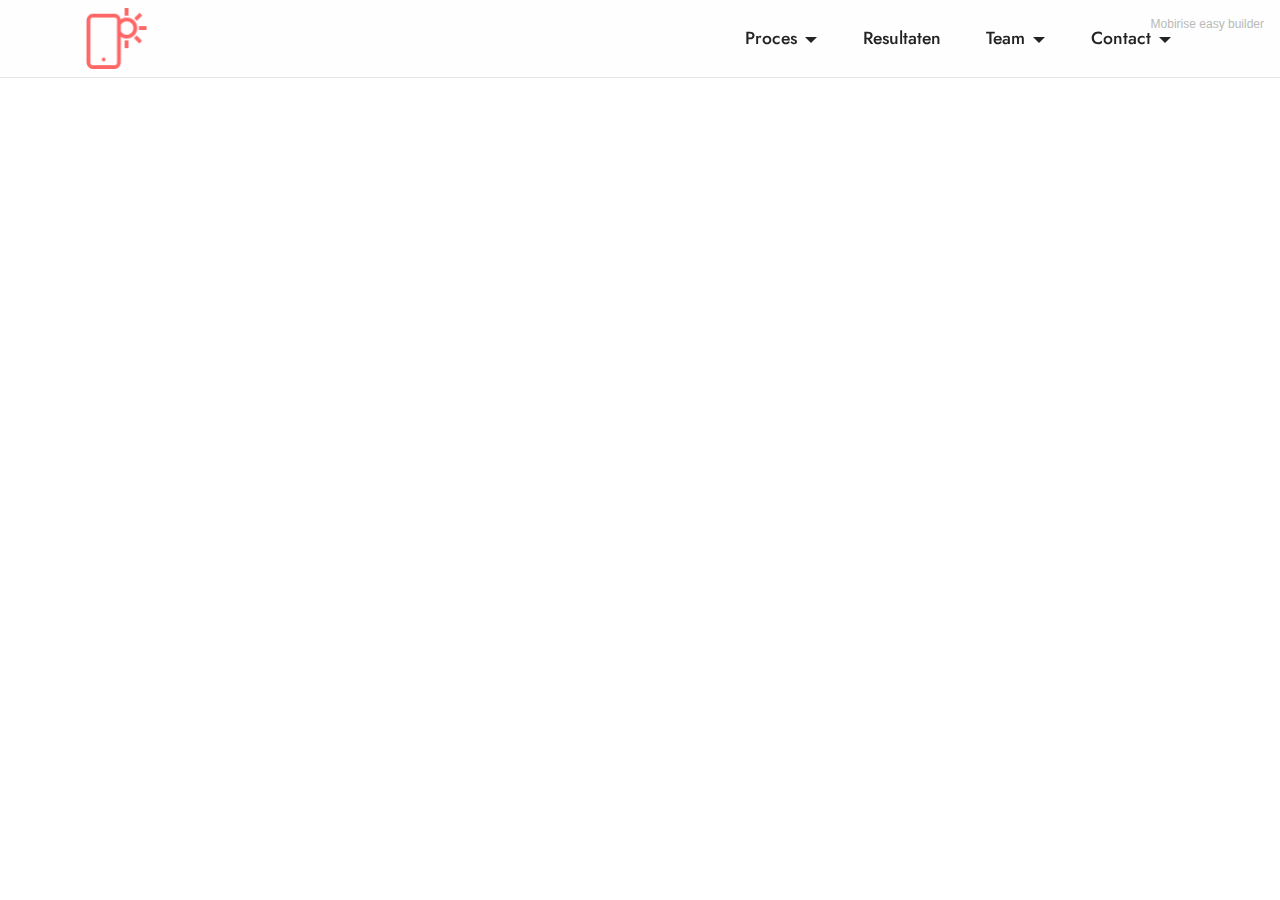
<file: page9.html>
<!DOCTYPE html>
<html  >
<head>
  <!-- Site made with Mobirise Website Builder v5.2.0, https://mobirise.com -->
  <meta charset="UTF-8">
  <meta http-equiv="X-UA-Compatible" content="IE=edge">
  <meta name="generator" content="Mobirise v5.2.0, mobirise.com">
  <meta name="viewport" content="width=device-width, initial-scale=1, minimum-scale=1">
  <link rel="shortcut icon" href="assets/images/logo.png" type="image/x-icon">
  <meta name="description" content="">
  
  
  <title>peter fischli</title>
  <link rel="stylesheet" href="assets/tether/tether.min.css">
  <link rel="stylesheet" href="assets/bootstrap/css/bootstrap.min.css">
  <link rel="stylesheet" href="assets/bootstrap/css/bootstrap-grid.min.css">
  <link rel="stylesheet" href="assets/bootstrap/css/bootstrap-reboot.min.css">
  <link rel="stylesheet" href="assets/dropdown/css/style.css">
  <link rel="stylesheet" href="assets/socicon/css/styles.css">
  <link rel="stylesheet" href="assets/theme/css/style.css">
  <link rel="preload" as="style" href="assets/mobirise/css/mbr-additional.css"><link rel="stylesheet" href="assets/mobirise/css/mbr-additional.css" type="text/css">
  
  
  
  
</head>
<body>
  
  <section class="menu cid-s48OLK6784" once="menu" id="menu1-1i">
    
    <nav class="navbar navbar-dropdown navbar-fixed-top navbar-expand-lg">
        <div class="container">
            <div class="navbar-brand">
                <span class="navbar-logo">
                    <a href="https://mobiri.se">
                        <img src="assets/images/logo.png" alt="Mobirise" style="height: 3.8rem;">
                    </a>
                </span>
                <span class="navbar-caption-wrap"><a class="navbar-caption text-black display-7" href="https://mobiri.se"></a></span>
            </div>
            <button class="navbar-toggler" type="button" data-toggle="collapse" data-target="#navbarSupportedContent" aria-controls="navbarNavAltMarkup" aria-expanded="false" aria-label="Toggle navigation">
                <div class="hamburger">
                    <span></span>
                    <span></span>
                    <span></span>
                    <span></span>
                </div>
            </button>
            <div class="collapse navbar-collapse" id="navbarSupportedContent">
                <ul class="navbar-nav nav-dropdown nav-right" data-app-modern-menu="true"><li class="nav-item dropdown"><a class="nav-link link text-black text-primary dropdown-toggle display-4" href="#" aria-expanded="false" data-toggle="dropdown-submenu">Proces</a><div class="dropdown-menu"><a class="text-black text-primary dropdown-item display-4" href="page7.html" aria-expanded="false">REFERENTIES</a><a class="text-black text-primary dropdown-item display-4" href="page14.html" aria-expanded="false">MOODBOARDS</a><a class="text-black text-primary dropdown-item display-4" href="#" aria-expanded="false">MINDMAPS</a><a class="text-black text-primary dropdown-item display-4" href="#" aria-expanded="false">BRAINSTORM</a></div></li><li class="nav-item"><a class="nav-link link text-black text-primary display-4" href="page3.html">Resultaten</a></li>
                    <li class="nav-item dropdown"><a class="nav-link link text-black dropdown-toggle display-4" href="#" data-toggle="dropdown-submenu" aria-expanded="false">
                            Team</a><div class="dropdown-menu"><a class="text-black dropdown-item text-primary display-4" href="page5.html" aria-expanded="false">Teamleden</a></div></li><li class="nav-item dropdown"><a class="nav-link link text-black dropdown-toggle display-4" href="#" data-toggle="dropdown-submenu" aria-expanded="false">
                            Contact</a><div class="dropdown-menu"><a class="text-black dropdown-item text-primary display-4" href="page6.html">Locatie</a></div></li></ul>
                
                
            </div>
        </div>
    </nav>

</section><section style="background-color: #fff; font-family: -apple-system, BlinkMacSystemFont, 'Segoe UI', 'Roboto', 'Helvetica Neue', Arial, sans-serif; color:#aaa; font-size:12px; padding: 0; align-items: center; display: flex;"><a href="https://mobirise.site/f" style="flex: 1 1; height: 3rem; padding-left: 1rem;"></a><p style="flex: 0 0 auto; margin:0; padding-right:1rem;"><a href="https://mobirise.site" style="color:#aaa;">Mobirise</a> easy builder</p></section><script src="assets/web/assets/jquery/jquery.min.js"></script>  <script src="assets/popper/popper.min.js"></script>  <script src="assets/tether/tether.min.js"></script>  <script src="assets/bootstrap/js/bootstrap.min.js"></script>  <script src="assets/smoothscroll/smooth-scroll.js"></script>  <script src="assets/dropdown/js/nav-dropdown.js"></script>  <script src="assets/dropdown/js/navbar-dropdown.js"></script>  <script src="assets/touchswipe/jquery.touch-swipe.min.js"></script>  <script src="assets/theme/js/script.js"></script>  
  
  
</body>
</html>
</file>
<file: assets/dropdown/css/style.css>
.navbar-dropdown {
  left: 0;
  padding: 0;
  position: absolute;
  right: 0;
  top: 0;
  transition: all 0.45s ease;
  z-index: 1030;
  background: #282828; }
  .navbar-dropdown .navbar-logo {
    margin-right: 0.8rem;
    transition: margin 0.3s ease-in-out;
    vertical-align: middle; }
    .navbar-dropdown .navbar-logo img {
      height: 3.125rem;
      transition: all 0.3s ease-in-out; }
    .navbar-dropdown .navbar-logo.mbr-iconfont {
      font-size: 3.125rem;
      line-height: 3.125rem; }
  .navbar-dropdown .navbar-caption {
    font-weight: 700;
    white-space: normal;
    vertical-align: -4px;
    line-height: 3.125rem !important; }
    .navbar-dropdown .navbar-caption, .navbar-dropdown .navbar-caption:hover {
      color: inherit;
      text-decoration: none; }
  .navbar-dropdown .mbr-iconfont + .navbar-caption {
    vertical-align: -1px; }
  .navbar-dropdown.navbar-fixed-top {
    position: fixed; }
  .navbar-dropdown .navbar-brand span {
    vertical-align: -4px; }
  .navbar-dropdown.bg-color.transparent {
    background: none; }
  .navbar-dropdown.navbar-short .navbar-brand {
    padding: 0.625rem 0; }
    .navbar-dropdown.navbar-short .navbar-brand span {
      vertical-align: -1px; }
  .navbar-dropdown.navbar-short .navbar-caption {
    line-height: 2.375rem !important;
    vertical-align: -2px; }
  .navbar-dropdown.navbar-short .navbar-logo {
    margin-right: 0.5rem; }
    .navbar-dropdown.navbar-short .navbar-logo img {
      height: 2.375rem; }
    .navbar-dropdown.navbar-short .navbar-logo.mbr-iconfont {
      font-size: 2.375rem;
      line-height: 2.375rem; }
  .navbar-dropdown.navbar-short .mbr-table-cell {
    height: 3.625rem; }
  .navbar-dropdown .navbar-close {
    left: 0.6875rem;
    position: fixed;
    top: 0.75rem;
    z-index: 1000; }
  .navbar-dropdown .hamburger-icon {
    content: "";
    display: inline-block;
    vertical-align: middle;
    width: 16px;
    -webkit-box-shadow: 0 -6px 0 1px #282828,0 0 0 1px #282828,0 6px 0 1px #282828;
    -moz-box-shadow: 0 -6px 0 1px #282828,0 0 0 1px #282828,0 6px 0 1px #282828;
    box-shadow: 0 -6px 0 1px #282828,0 0 0 1px #282828,0 6px 0 1px #282828; }

.dropdown-menu .dropdown-toggle[data-toggle="dropdown-submenu"]::after {
  border-bottom: 0.35em solid transparent;
  border-left: 0.35em solid;
  border-right: 0;
  border-top: 0.35em solid transparent;
  margin-left: 0.3rem; }

.dropdown-menu .dropdown-item:focus {
  outline: 0; }

.nav-dropdown {
  font-size: 0.75rem;
  font-weight: 500;
  height: auto !important; }
  .nav-dropdown .nav-btn {
    padding-left: 1rem; }
  .nav-dropdown .link {
    margin: .667em 1.667em;
    font-weight: 500;
    padding: 0;
    transition: color .2s ease-in-out; }
    .nav-dropdown .link.dropdown-toggle {
      margin-right: 2.583em; }
      .nav-dropdown .link.dropdown-toggle::after {
        margin-left: .25rem;
        border-top: 0.35em solid;
        border-right: 0.35em solid transparent;
        border-left: 0.35em solid transparent;
        border-bottom: 0; }
      .nav-dropdown .link.dropdown-toggle[aria-expanded="true"] {
        margin: 0;
        padding: 0.667em 3.263em  0.667em 1.667em; }
  .nav-dropdown .link::after,
  .nav-dropdown .dropdown-item::after {
    color: inherit; }
  .nav-dropdown .btn {
    font-size: 0.75rem;
    font-weight: 700;
    letter-spacing: 0;
    margin-bottom: 0;
    padding-left: 1.25rem;
    padding-right: 1.25rem; }
  .nav-dropdown .dropdown-menu {
    border-radius: 0;
    border: 0;
    left: 0;
    margin: 0;
    padding-bottom: 1.25rem;
    padding-top: 1.25rem;
    position: relative; }
  .nav-dropdown .dropdown-submenu {
    margin-left: 0.125rem;
    top: 0; }
  .nav-dropdown .dropdown-item {
    font-weight: 500;
    line-height: 2;
    padding: 0.3846em 4.615em 0.3846em 1.5385em;
    position: relative;
    transition: color .2s ease-in-out, background-color .2s ease-in-out; }
    .nav-dropdown .dropdown-item::after {
      margin-top: -0.3077em;
      position: absolute;
      right: 1.1538em;
      top: 50%; }
    .nav-dropdown .dropdown-item:focus, .nav-dropdown .dropdown-item:hover {
      background: none; }

@media (max-width: 767px) {
  .nav-dropdown.navbar-toggleable-sm {
    bottom: 0;
    display: none;
    left: 0;
    overflow-x: hidden;
    position: fixed;
    top: 0;
    transform: translateX(-100%);
    -ms-transform: translateX(-100%);
    -webkit-transform: translateX(-100%);
    width: 18.75rem;
    z-index: 999; } }
.nav-dropdown.navbar-toggleable-xl {
  bottom: 0;
  display: none;
  left: 0;
  overflow-x: hidden;
  position: fixed;
  top: 0;
  transform: translateX(-100%);
  -ms-transform: translateX(-100%);
  -webkit-transform: translateX(-100%);
  width: 18.75rem;
  z-index: 999; }

.nav-dropdown-sm {
  display: block !important;
  overflow-x: hidden;
  overflow: auto;
  padding-top: 3.875rem; }
  .nav-dropdown-sm::after {
    content: "";
    display: block;
    height: 3rem;
    width: 100%; }
  .nav-dropdown-sm.collapse.in ~ .navbar-close {
    display: block !important; }
  .nav-dropdown-sm.collapsing, .nav-dropdown-sm.collapse.in {
    transform: translateX(0);
    -ms-transform: translateX(0);
    -webkit-transform: translateX(0);
    transition: all 0.25s ease-out;
    -webkit-transition: all 0.25s ease-out;
    background: #282828; }
  .nav-dropdown-sm.collapsing[aria-expanded="false"] {
    transform: translateX(-100%);
    -ms-transform: translateX(-100%);
    -webkit-transform: translateX(-100%); }
  .nav-dropdown-sm .nav-item {
    display: block;
    margin-left: 0 !important;
    padding-left: 0; }
  .nav-dropdown-sm .link,
  .nav-dropdown-sm .dropdown-item {
    border-top: 1px dotted rgba(255, 255, 255, 0.1);
    font-size: 0.8125rem;
    line-height: 1.6;
    margin: 0 !important;
    padding: 0.875rem 2.4rem 0.875rem 1.5625rem !important;
    position: relative;
    white-space: normal; }
    .nav-dropdown-sm .link:focus, .nav-dropdown-sm .link:hover,
    .nav-dropdown-sm .dropdown-item:focus,
    .nav-dropdown-sm .dropdown-item:hover {
      background: rgba(0, 0, 0, 0.2) !important;
      color: #c0a375; }
  .nav-dropdown-sm .nav-btn {
    position: relative;
    padding: 1.5625rem 1.5625rem 0 1.5625rem; }
    .nav-dropdown-sm .nav-btn::before {
      border-top: 1px dotted rgba(255, 255, 255, 0.1);
      content: "";
      left: 0;
      position: absolute;
      top: 0;
      width: 100%; }
    .nav-dropdown-sm .nav-btn + .nav-btn {
      padding-top: 0.625rem; }
      .nav-dropdown-sm .nav-btn + .nav-btn::before {
        display: none; }
  .nav-dropdown-sm .btn {
    padding: 0.625rem 0; }
  .nav-dropdown-sm .dropdown-toggle[data-toggle="dropdown-submenu"]::after {
    margin-left: .25rem;
    border-top: 0.35em solid;
    border-right: 0.35em solid transparent;
    border-left: 0.35em solid transparent;
    border-bottom: 0; }
  .nav-dropdown-sm .dropdown-toggle[data-toggle="dropdown-submenu"][aria-expanded="true"]::after {
    border-top: 0;
    border-right: 0.35em solid transparent;
    border-left: 0.35em solid transparent;
    border-bottom: 0.35em solid; }
  .nav-dropdown-sm .dropdown-menu {
    margin: 0;
    padding: 0;
    position: relative;
    top: 0;
    left: 0;
    width: 100%;
    border: 0;
    float: none;
    border-radius: 0;
    background: none; }
  .nav-dropdown-sm .dropdown-submenu {
    left: 100%;
    margin-left: 0.125rem;
    margin-top: -1.25rem;
    top: 0; }

.navbar-toggleable-sm .nav-dropdown .dropdown-menu {
  position: absolute; }

.navbar-toggleable-sm .nav-dropdown .dropdown-submenu {
  left: 100%;
  margin-left: 0.125rem;
  margin-top: -1.25rem;
  top: 0; }

.navbar-toggleable-sm.opened .nav-dropdown .dropdown-menu {
  position: relative; }

.navbar-toggleable-sm.opened .nav-dropdown .dropdown-submenu {
  left: 0;
  margin-left: 00rem;
  margin-top: 0rem;
  top: 0; }

.is-builder .nav-dropdown.collapsing {
  transition: none !important; }

/*# sourceMappingURL=style.css.map */
</file>
<file: assets/socicon/css/styles.css>
@charset "UTF-8";

@font-face {
  font-family: 'Socicon';
  src:  url('../fonts/socicon.eot');
  src:  url('../fonts/socicon.eot?#iefix') format('embedded-opentype'),
    url('../fonts/socicon.woff2') format('woff2'),
    url('../fonts/socicon.ttf') format('truetype'),
    url('../fonts/socicon.woff') format('woff'),
    url('../fonts/socicon.svg#socicon') format('svg');
  font-weight: normal;
  font-style: normal;
}

[data-icon]:before {
  font-family: "socicon" !important;
  content: attr(data-icon);
  font-style: normal !important;
  font-weight: normal !important;
  font-variant: normal !important;
  text-transform: none !important;
  speak: none;
  line-height: 1;
  -webkit-font-smoothing: antialiased;
  -moz-osx-font-smoothing: grayscale;
}

[class^="socicon-"], [class*=" socicon-"] {
  /* use !important to prevent issues with browser extensions that change fonts */
  font-family: 'Socicon' !important;
  speak: none;
  font-style: normal;
  font-weight: normal;
  font-variant: normal;
  text-transform: none;
  line-height: 1;

  /* Better Font Rendering =========== */
  -webkit-font-smoothing: antialiased;
  -moz-osx-font-smoothing: grayscale;
}

.socicon-eitaa:before {
  content: "\e97c";
}
.socicon-soroush:before {
  content: "\e97d";
}
.socicon-bale:before {
  content: "\e97e";
}
.socicon-zazzle:before {
  content: "\e97b";
}
.socicon-society6:before {
  content: "\e97a";
}
.socicon-redbubble:before {
  content: "\e979";
}
.socicon-avvo:before {
  content: "\e978";
}
.socicon-stitcher:before {
  content: "\e977";
}
.socicon-googlehangouts:before {
  content: "\e974";
}
.socicon-dlive:before {
  content: "\e975";
}
.socicon-vsco:before {
  content: "\e976";
}
.socicon-flipboard:before {
  content: "\e973";
}
.socicon-ubuntu:before {
  content: "\e958";
}
.socicon-artstation:before {
  content: "\e959";
}
.socicon-invision:before {
  content: "\e95a";
}
.socicon-torial:before {
  content: "\e95b";
}
.socicon-collectorz:before {
  content: "\e95c";
}
.socicon-seenthis:before {
  content: "\e95d";
}
.socicon-googleplaymusic:before {
  content: "\e95e";
}
.socicon-debian:before {
  content: "\e95f";
}
.socicon-filmfreeway:before {
  content: "\e960";
}
.socicon-gnome:before {
  content: "\e961";
}
.socicon-itchio:before {
  content: "\e962";
}
.socicon-jamendo:before {
  content: "\e963";
}
.socicon-mix:before {
  content: "\e964";
}
.socicon-sharepoint:before {
  content: "\e965";
}
.socicon-tinder:before {
  content: "\e966";
}
.socicon-windguru:before {
  content: "\e967";
}
.socicon-cdbaby:before {
  content: "\e968";
}
.socicon-elementaryos:before {
  content: "\e969";
}
.socicon-stage32:before {
  content: "\e96a";
}
.socicon-tiktok:before {
  content: "\e96b";
}
.socicon-gitter:before {
  content: "\e96c";
}
.socicon-letterboxd:before {
  content: "\e96d";
}
.socicon-threema:before {
  content: "\e96e";
}
.socicon-splice:before {
  content: "\e96f";
}
.socicon-metapop:before {
  content: "\e970";
}
.socicon-naver:before {
  content: "\e971";
}
.socicon-remote:before {
  content: "\e972";
}
.socicon-internet:before {
  content: "\e957";
}
.socicon-moddb:before {
  content: "\e94b";
}
.socicon-indiedb:before {
  content: "\e94c";
}
.socicon-traxsource:before {
  content: "\e94d";
}
.socicon-gamefor:before {
  content: "\e94e";
}
.socicon-pixiv:before {
  content: "\e94f";
}
.socicon-myanimelist:before {
  content: "\e950";
}
.socicon-blackberry:before {
  content: "\e951";
}
.socicon-wickr:before {
  content: "\e952";
}
.socicon-spip:before {
  content: "\e953";
}
.socicon-napster:before {
  content: "\e954";
}
.socicon-beatport:before {
  content: "\e955";
}
.socicon-hackerone:before {
  content: "\e956";
}
.socicon-hackernews:before {
  content: "\e946";
}
.socicon-smashwords:before {
  content: "\e947";
}
.socicon-kobo:before {
  content: "\e948";
}
.socicon-bookbub:before {
  content: "\e949";
}
.socicon-mailru:before {
  content: "\e94a";
}
.socicon-gitlab:before {
  content: "\e945";
}
.socicon-instructables:before {
  content: "\e944";
}
.socicon-portfolio:before {
  content: "\e943";
}
.socicon-codered:before {
  content: "\e940";
}
.socicon-origin:before {
  content: "\e941";
}
.socicon-nextdoor:before {
  content: "\e942";
}
.socicon-udemy:before {
  content: "\e93f";
}
.socicon-livemaster:before {
  content: "\e93e";
}
.socicon-crunchbase:before {
  content: "\e93b";
}
.socicon-homefy:before {
  content: "\e93c";
}
.socicon-calendly:before {
  content: "\e93d";
}
.socicon-realtor:before {
  content: "\e90f";
}
.socicon-tidal:before {
  content: "\e910";
}
.socicon-qobuz:before {
  content: "\e911";
}
.socicon-natgeo:before {
  content: "\e912";
}
.socicon-mastodon:before {
  content: "\e913";
}
.socicon-unsplash:before {
  content: "\e914";
}
.socicon-homeadvisor:before {
  content: "\e915";
}
.socicon-angieslist:before {
  content: "\e916";
}
.socicon-codepen:before {
  content: "\e917";
}
.socicon-slack:before {
  content: "\e918";
}
.socicon-openaigym:before {
  content: "\e919";
}
.socicon-logmein:before {
  content: "\e91a";
}
.socicon-fiverr:before {
  content: "\e91b";
}
.socicon-gotomeeting:before {
  content: "\e91c";
}
.socicon-aliexpress:before {
  content: "\e91d";
}
.socicon-guru:before {
  content: "\e91e";
}
.socicon-appstore:before {
  content: "\e91f";
}
.socicon-homes:before {
  content: "\e920";
}
.socicon-zoom:before {
  content: "\e921";
}
.socicon-alibaba:before {
  content: "\e922";
}
.socicon-craigslist:before {
  content: "\e923";
}
.socicon-wix:before {
  content: "\e924";
}
.socicon-redfin:before {
  content: "\e925";
}
.socicon-googlecalendar:before {
  content: "\e926";
}
.socicon-shopify:before {
  content: "\e927";
}
.socicon-freelancer:before {
  content: "\e928";
}
.socicon-seedrs:before {
  content: "\e929";
}
.socicon-bing:before {
  content: "\e92a";
}
.socicon-doodle:before {
  content: "\e92b";
}
.socicon-bonanza:before {
  content: "\e92c";
}
.socicon-squarespace:before {
  content: "\e92d";
}
.socicon-toptal:before {
  content: "\e92e";
}
.socicon-gust:before {
  content: "\e92f";
}
.socicon-ask:before {
  content: "\e930";
}
.socicon-trulia:before {
  content: "\e931";
}
.socicon-loomly:before {
  content: "\e932";
}
.socicon-ghost:before {
  content: "\e933";
}
.socicon-upwork:before {
  content: "\e934";
}
.socicon-fundable:before {
  content: "\e935";
}
.socicon-booking:before {
  content: "\e936";
}
.socicon-googlemaps:before {
  content: "\e937";
}
.socicon-zillow:before {
  content: "\e938";
}
.socicon-niconico:before {
  content: "\e939";
}
.socicon-toneden:before {
  content: "\e93a";
}
.socicon-augment:before {
  content: "\e908";
}
.socicon-bitbucket:before {
  content: "\e909";
}
.socicon-fyuse:before {
  content: "\e90a";
}
.socicon-yt-gaming:before {
  content: "\e90b";
}
.socicon-sketchfab:before {
  content: "\e90c";
}
.socicon-mobcrush:before {
  content: "\e90d";
}
.socicon-microsoft:before {
  content: "\e90e";
}
.socicon-pandora:before {
  content: "\e907";
}
.socicon-messenger:before {
  content: "\e906";
}
.socicon-gamewisp:before {
  content: "\e905";
}
.socicon-bloglovin:before {
  content: "\e904";
}
.socicon-tunein:before {
  content: "\e903";
}
.socicon-gamejolt:before {
  content: "\e901";
}
.socicon-trello:before {
  content: "\e902";
}
.socicon-spreadshirt:before {
  content: "\e900";
}
.socicon-500px:before {
  content: "\e000";
}
.socicon-8tracks:before {
  content: "\e001";
}
.socicon-airbnb:before {
  content: "\e002";
}
.socicon-alliance:before {
  content: "\e003";
}
.socicon-amazon:before {
  content: "\e004";
}
.socicon-amplement:before {
  content: "\e005";
}
.socicon-android:before {
  content: "\e006";
}
.socicon-angellist:before {
  content: "\e007";
}
.socicon-apple:before {
  content: "\e008";
}
.socicon-appnet:before {
  content: "\e009";
}
.socicon-baidu:before {
  content: "\e00a";
}
.socicon-bandcamp:before {
  content: "\e00b";
}
.socicon-battlenet:before {
  content: "\e00c";
}
.socicon-mixer:before {
  content: "\e00d";
}
.socicon-bebee:before {
  content: "\e00e";
}
.socicon-bebo:before {
  content: "\e00f";
}
.socicon-behance:before {
  content: "\e010";
}
.socicon-blizzard:before {
  content: "\e011";
}
.socicon-blogger:before {
  content: "\e012";
}
.socicon-buffer:before {
  content: "\e013";
}
.socicon-chrome:before {
  content: "\e014";
}
.socicon-coderwall:before {
  content: "\e015";
}
.socicon-curse:before {
  content: "\e016";
}
.socicon-dailymotion:before {
  content: "\e017";
}
.socicon-deezer:before {
  content: "\e018";
}
.socicon-delicious:before {
  content: "\e019";
}
.socicon-deviantart:before {
  content: "\e01a";
}
.socicon-diablo:before {
  content: "\e01b";
}
.socicon-digg:before {
  content: "\e01c";
}
.socicon-discord:before {
  content: "\e01d";
}
.socicon-disqus:before {
  content: "\e01e";
}
.socicon-douban:before {
  content: "\e01f";
}
.socicon-draugiem:before {
  content: "\e020";
}
.socicon-dribbble:before {
  content: "\e021";
}
.socicon-drupal:before {
  content: "\e022";
}
.socicon-ebay:before {
  content: "\e023";
}
.socicon-ello:before {
  content: "\e024";
}
.socicon-endomodo:before {
  content: "\e025";
}
.socicon-envato:before {
  content: "\e026";
}
.socicon-etsy:before {
  content: "\e027";
}
.socicon-facebook:before {
  content: "\e028";
}
.socicon-feedburner:before {
  content: "\e029";
}
.socicon-filmweb:before {
  content: "\e02a";
}
.socicon-firefox:before {
  content: "\e02b";
}
.socicon-flattr:before {
  content: "\e02c";
}
.socicon-flickr:before {
  content: "\e02d";
}
.socicon-formulr:before {
  content: "\e02e";
}
.socicon-forrst:before {
  content: "\e02f";
}
.socicon-foursquare:before {
  content: "\e030";
}
.socicon-friendfeed:before {
  content: "\e031";
}
.socicon-github:before {
  content: "\e032";
}
.socicon-goodreads:before {
  content: "\e033";
}
.socicon-google:before {
  content: "\e034";
}
.socicon-googlescholar:before {
  content: "\e035";
}
.socicon-googlegroups:before {
  content: "\e036";
}
.socicon-googlephotos:before {
  content: "\e037";
}
.socicon-googleplus:before {
  content: "\e038";
}
.socicon-grooveshark:before {
  content: "\e039";
}
.socicon-hackerrank:before {
  content: "\e03a";
}
.socicon-hearthstone:before {
  content: "\e03b";
}
.socicon-hellocoton:before {
  content: "\e03c";
}
.socicon-heroes:before {
  content: "\e03d";
}
.socicon-smashcast:before {
  content: "\e03e";
}
.socicon-horde:before {
  content: "\e03f";
}
.socicon-houzz:before {
  content: "\e040";
}
.socicon-icq:before {
  content: "\e041";
}
.socicon-identica:before {
  content: "\e042";
}
.socicon-imdb:before {
  content: "\e043";
}
.socicon-instagram:before {
  content: "\e044";
}
.socicon-issuu:before {
  content: "\e045";
}
.socicon-istock:before {
  content: "\e046";
}
.socicon-itunes:before {
  content: "\e047";
}
.socicon-keybase:before {
  content: "\e048";
}
.socicon-lanyrd:before {
  content: "\e049";
}
.socicon-lastfm:before {
  content: "\e04a";
}
.socicon-line:before {
  content: "\e04b";
}
.socicon-linkedin:before {
  content: "\e04c";
}
.socicon-livejournal:before {
  content: "\e04d";
}
.socicon-lyft:before {
  content: "\e04e";
}
.socicon-macos:before {
  content: "\e04f";
}
.socicon-mail:before {
  content: "\e050";
}
.socicon-medium:before {
  content: "\e051";
}
.socicon-meetup:before {
  content: "\e052";
}
.socicon-mixcloud:before {
  content: "\e053";
}
.socicon-modelmayhem:before {
  content: "\e054";
}
.socicon-mumble:before {
  content: "\e055";
}
.socicon-myspace:before {
  content: "\e056";
}
.socicon-newsvine:before {
  content: "\e057";
}
.socicon-nintendo:before {
  content: "\e058";
}
.socicon-npm:before {
  content: "\e059";
}
.socicon-odnoklassniki:before {
  content: "\e05a";
}
.socicon-openid:before {
  content: "\e05b";
}
.socicon-opera:before {
  content: "\e05c";
}
.socicon-outlook:before {
  content: "\e05d";
}
.socicon-overwatch:before {
  content: "\e05e";
}
.socicon-patreon:before {
  content: "\e05f";
}
.socicon-paypal:before {
  content: "\e060";
}
.socicon-periscope:before {
  content: "\e061";
}
.socicon-persona:before {
  content: "\e062";
}
.socicon-pinterest:before {
  content: "\e063";
}
.socicon-play:before {
  content: "\e064";
}
.socicon-player:before {
  content: "\e065";
}
.socicon-playstation:before {
  content: "\e066";
}
.socicon-pocket:before {
  content: "\e067";
}
.socicon-qq:before {
  content: "\e068";
}
.socicon-quora:before {
  content: "\e069";
}
.socicon-raidcall:before {
  content: "\e06a";
}
.socicon-ravelry:before {
  content: "\e06b";
}
.socicon-reddit:before {
  content: "\e06c";
}
.socicon-renren:before {
  content: "\e06d";
}
.socicon-researchgate:before {
  content: "\e06e";
}
.socicon-residentadvisor:before {
  content: "\e06f";
}
.socicon-reverbnation:before {
  content: "\e070";
}
.socicon-rss:before {
  content: "\e071";
}
.socicon-sharethis:before {
  content: "\e072";
}
.socicon-skype:before {
  content: "\e073";
}
.socicon-slideshare:before {
  content: "\e074";
}
.socicon-smugmug:before {
  content: "\e075";
}
.socicon-snapchat:before {
  content: "\e076";
}
.socicon-songkick:before {
  content: "\e077";
}
.socicon-soundcloud:before {
  content: "\e078";
}
.socicon-spotify:before {
  content: "\e079";
}
.socicon-stackexchange:before {
  content: "\e07a";
}
.socicon-stackoverflow:before {
  content: "\e07b";
}
.socicon-starcraft:before {
  content: "\e07c";
}
.socicon-stayfriends:before {
  content: "\e07d";
}
.socicon-steam:before {
  content: "\e07e";
}
.socicon-storehouse:before {
  content: "\e07f";
}
.socicon-strava:before {
  content: "\e080";
}
.socicon-streamjar:before {
  content: "\e081";
}
.socicon-stumbleupon:before {
  content: "\e082";
}
.socicon-swarm:before {
  content: "\e083";
}
.socicon-teamspeak:before {
  content: "\e084";
}
.socicon-teamviewer:before {
  content: "\e085";
}
.socicon-technorati:before {
  content: "\e086";
}
.socicon-telegram:before {
  content: "\e087";
}
.socicon-tripadvisor:before {
  content: "\e088";
}
.socicon-tripit:before {
  content: "\e089";
}
.socicon-triplej:before {
  content: "\e08a";
}
.socicon-tumblr:before {
  content: "\e08b";
}
.socicon-twitch:before {
  content: "\e08c";
}
.socicon-twitter:before {
  content: "\e08d";
}
.socicon-uber:before {
  content: "\e08e";
}
.socicon-ventrilo:before {
  content: "\e08f";
}
.socicon-viadeo:before {
  content: "\e090";
}
.socicon-viber:before {
  content: "\e091";
}
.socicon-viewbug:before {
  content: "\e092";
}
.socicon-vimeo:before {
  content: "\e093";
}
.socicon-vine:before {
  content: "\e094";
}
.socicon-vkontakte:before {
  content: "\e095";
}
.socicon-warcraft:before {
  content: "\e096";
}
.socicon-wechat:before {
  content: "\e097";
}
.socicon-weibo:before {
  content: "\e098";
}
.socicon-whatsapp:before {
  content: "\e099";
}
.socicon-wikipedia:before {
  content: "\e09a";
}
.socicon-windows:before {
  content: "\e09b";
}
.socicon-wordpress:before {
  content: "\e09c";
}
.socicon-wykop:before {
  content: "\e09d";
}
.socicon-xbox:before {
  content: "\e09e";
}
.socicon-xing:before {
  content: "\e09f";
}
.socicon-yahoo:before {
  content: "\e0a0";
}
.socicon-yammer:before {
  content: "\e0a1";
}
.socicon-yandex:before {
  content: "\e0a2";
}
.socicon-yelp:before {
  content: "\e0a3";
}
.socicon-younow:before {
  content: "\e0a4";
}
.socicon-youtube:before {
  content: "\e0a5";
}
.socicon-zapier:before {
  content: "\e0a6";
}
.socicon-zerply:before {
  content: "\e0a7";
}
.socicon-zomato:before {
  content: "\e0a8";
}
.socicon-zynga:before {
  content: "\e0a9";
}
</file>
<file: assets/theme/css/style.css>
section {
  background-color: #ffffff;
}

body {
  font-style: normal;
  line-height: 1.5;
  font-weight: 400;
  color: #232323;
  position: relative;
}

section,
.container,
.container-fluid {
  position: relative;
  word-wrap: break-word;
}

a.mbr-iconfont:hover {
  text-decoration: none;
}

.article .lead p,
.article .lead ul,
.article .lead ol,
.article .lead pre,
.article .lead blockquote {
  margin-bottom: 0;
}

a {
  font-style: normal;
  font-weight: 400;
  cursor: pointer;
}

a, a:hover {
  text-decoration: none;
}

.mbr-section-title {
  font-style: normal;
  line-height: 1.3;
}

.mbr-section-subtitle {
  line-height: 1.3;
}

.mbr-text {
  font-style: normal;
  line-height: 1.7;
}

h1,
h2,
h3,
h4,
h5,
h6,
.display-1,
.display-2,
.display-4,
.display-5,
.display-7,
span,
p,
a {
  line-height: 1;
  word-break: break-word;
  word-wrap: break-word;
  font-weight: 400;
}

b,
strong {
  font-weight: bold;
}

input:-webkit-autofill, input:-webkit-autofill:hover, input:-webkit-autofill:focus, input:-webkit-autofill:active {
  -webkit-transition-delay: 9999s;
          transition-delay: 9999s;
  -webkit-transition-property: background-color, color;
  transition-property: background-color, color;
}

textarea[type="hidden"] {
  display: none;
}

section {
  background-position: 50% 50%;
  background-repeat: no-repeat;
  background-size: cover;
}

section .mbr-background-video,
section .mbr-background-video-preview {
  position: absolute;
  bottom: 0;
  left: 0;
  right: 0;
  top: 0;
}

.hidden {
  visibility: hidden;
}

.mbr-z-index20 {
  z-index: 20;
}

/*! Base colors */
.mbr-white {
  color: #ffffff;
}

.mbr-black {
  color: #111111;
}

.mbr-bg-white {
  background-color: #ffffff;
}

.mbr-bg-black {
  background-color: #000000;
}

/*! Text-aligns */
.align-left {
  text-align: left;
}

.align-center {
  text-align: center;
}

.align-right {
  text-align: right;
}

/*! Font-weight  */
.mbr-light {
  font-weight: 300;
}

.mbr-regular {
  font-weight: 400;
}

.mbr-semibold {
  font-weight: 500;
}

.mbr-bold {
  font-weight: 700;
}

/*! Media  */
.media-content {
  -ms-flex-preferred-size: 100%;
      flex-basis: 100%;
}

.media-container-row {
  display: -webkit-box;
  display: -ms-flexbox;
  display: flex;
  -webkit-box-orient: horizontal;
  -webkit-box-direction: normal;
      -ms-flex-direction: row;
          flex-direction: row;
  -ms-flex-wrap: wrap;
      flex-wrap: wrap;
  -webkit-box-pack: center;
      -ms-flex-pack: center;
          justify-content: center;
  -ms-flex-line-pack: center;
      align-content: center;
  -webkit-box-align: start;
      -ms-flex-align: start;
          align-items: start;
}

.media-container-row .media-size-item {
  width: 400px;
}

.media-container-column {
  display: -webkit-box;
  display: -ms-flexbox;
  display: flex;
  -webkit-box-orient: vertical;
  -webkit-box-direction: normal;
      -ms-flex-direction: column;
          flex-direction: column;
  -ms-flex-wrap: wrap;
      flex-wrap: wrap;
  -webkit-box-pack: center;
      -ms-flex-pack: center;
          justify-content: center;
  -ms-flex-line-pack: center;
      align-content: center;
  -webkit-box-align: stretch;
      -ms-flex-align: stretch;
          align-items: stretch;
}

.media-container-column > * {
  width: 100%;
}

@media (min-width: 992px) {
  .media-container-row {
    -ms-flex-wrap: nowrap;
        flex-wrap: nowrap;
  }
}

figure {
  margin-bottom: 0;
  overflow: hidden;
}

figure[mbr-media-size] {
  -webkit-transition: width 0.1s;
  transition: width 0.1s;
}

img,
iframe {
  display: block;
  width: 100%;
}

.card {
  background-color: transparent;
  border: none;
}

.card-box {
  width: 100%;
}

.card-img {
  text-align: center;
  -ms-flex-negative: 0;
      flex-shrink: 0;
  -webkit-flex-shrink: 0;
}

.media {
  max-width: 100%;
  margin: 0 auto;
}

.mbr-figure {
  -ms-flex-item-align: center;
      -ms-grid-row-align: center;
      align-self: center;
}

.media-container > div {
  max-width: 100%;
}

.mbr-figure img,
.card-img img {
  width: 100%;
}

@media (max-width: 991px) {
  .media-size-item {
    width: auto !important;
  }
  .media {
    width: auto;
  }
  .mbr-figure {
    width: 100% !important;
  }
}

/*! Buttons */
.mbr-section-btn {
  margin-left: -0.6rem;
  margin-right: -0.6rem;
  font-size: 0;
}

.btn {
  font-weight: 600;
  border-width: 1px;
  font-style: normal;
  margin: 0.6rem 0.6rem;
  white-space: normal;
  -webkit-transition: all 0.2s ease-in-out;
  transition: all 0.2s ease-in-out;
  display: -webkit-inline-box;
  display: -ms-inline-flexbox;
  display: inline-flex;
  -webkit-box-align: center;
      -ms-flex-align: center;
          align-items: center;
  -webkit-box-pack: center;
      -ms-flex-pack: center;
          justify-content: center;
  word-break: break-word;
}

.btn-sm {
  font-weight: 600;
  letter-spacing: 0px;
  -webkit-transition: all 0.3s ease-in-out;
  transition: all 0.3s ease-in-out;
}

.btn-md {
  font-weight: 600;
  letter-spacing: 0px;
  -webkit-transition: all 0.3s ease-in-out;
  transition: all 0.3s ease-in-out;
}

.btn-lg {
  font-weight: 600;
  letter-spacing: 0px;
  -webkit-transition: all 0.3s ease-in-out;
  transition: all 0.3s ease-in-out;
}

.btn-form {
  margin: 0;
}

.btn-form:hover {
  cursor: pointer;
}

nav .mbr-section-btn {
  margin-left: 0rem;
  margin-right: 0rem;
}

/*! Btn icon margin */
.btn .mbr-iconfont,
.btn.btn-sm .mbr-iconfont {
  -webkit-box-ordinal-group: 2;
      -ms-flex-order: 1;
          order: 1;
  cursor: pointer;
  margin-left: 0.5rem;
  vertical-align: sub;
}

.btn.btn-md .mbr-iconfont,
.btn.btn-md .mbr-iconfont {
  margin-left: 0.8rem;
}

.mbr-regular {
  font-weight: 400;
}

.mbr-semibold {
  font-weight: 500;
}

.mbr-bold {
  font-weight: 700;
}

[type="submit"] {
  -webkit-appearance: none;
}

/*! Full-screen */
.mbr-fullscreen .mbr-overlay {
  min-height: 100vh;
}

.mbr-fullscreen {
  display: -webkit-box;
  display: -ms-flexbox;
  display: flex;
  display: -moz-flex;
  display: -ms-flex;
  display: -o-flex;
  -webkit-box-align: center;
      -ms-flex-align: center;
          align-items: center;
  min-height: 100vh;
  padding-top: 3rem;
  padding-bottom: 3rem;
}

/*! Map */
.map {
  height: 25rem;
  position: relative;
}

.map iframe {
  width: 100%;
  height: 100%;
}

/*! Scroll to top arrow */
.mbr-arrow-up {
  bottom: 25px;
  right: 90px;
  position: fixed;
  text-align: right;
  z-index: 5000;
  color: #ffffff;
  font-size: 22px;
}

.mbr-arrow-up a {
  background: rgba(0, 0, 0, 0.2);
  border-radius: 50%;
  color: #fff;
  display: inline-block;
  height: 60px;
  width: 60px;
  border: 2px solid #fff;
  outline-style: none !important;
  position: relative;
  text-decoration: none;
  -webkit-transition: all 0.3s ease-in-out;
  transition: all 0.3s ease-in-out;
  cursor: pointer;
  text-align: center;
}

.mbr-arrow-up a:hover {
  background-color: rgba(0, 0, 0, 0.4);
}

.mbr-arrow-up a i {
  line-height: 60px;
}

.mbr-arrow-up-icon {
  display: block;
  color: #fff;
}

.mbr-arrow-up-icon::before {
  content: "\203a";
  display: inline-block;
  font-family: serif;
  font-size: 22px;
  line-height: 1;
  font-style: normal;
  position: relative;
  top: 6px;
  left: -4px;
  -webkit-transform: rotate(-90deg);
          transform: rotate(-90deg);
}

/*! Arrow Down */
.mbr-arrow {
  position: absolute;
  bottom: 45px;
  left: 50%;
  width: 60px;
  height: 60px;
  cursor: pointer;
  background-color: rgba(80, 80, 80, 0.5);
  border-radius: 50%;
  -webkit-transform: translateX(-50%);
          transform: translateX(-50%);
}

@media (max-width: 767px) {
  .mbr-arrow {
    display: none;
  }
}

.mbr-arrow > a {
  display: inline-block;
  text-decoration: none;
  outline-style: none;
  -webkit-animation: arrowdown 1.7s ease-in-out infinite;
          animation: arrowdown 1.7s ease-in-out infinite;
  color: #ffffff;
}

.mbr-arrow > a > i {
  position: absolute;
  top: -2px;
  left: 15px;
  font-size: 2rem;
}

#scrollToTop a i::before {
  content: "";
  position: absolute;
  display: block;
  border-bottom: 2.5px solid #fff;
  border-left: 2.5px solid #fff;
  width: 27.8%;
  height: 27.8%;
  left: 50%;
  top: 50%;
  -webkit-transform: rotate(135deg);
  transform: translateY(-30%) translateX(-50%) rotate(135deg);
}

@keyframes arrowdown {
  0% {
    -webkit-transform: translateY(0px);
            transform: translateY(0px);
  }
  50% {
    -webkit-transform: translateY(-5px);
            transform: translateY(-5px);
  }
  100% {
    -webkit-transform: translateY(0px);
            transform: translateY(0px);
  }
}

@-webkit-keyframes arrowdown {
  0% {
    -webkit-transform: translateY(0px);
            transform: translateY(0px);
  }
  50% {
    -webkit-transform: translateY(-5px);
            transform: translateY(-5px);
  }
  100% {
    -webkit-transform: translateY(0px);
            transform: translateY(0px);
  }
}

@media (max-width: 500px) {
  .mbr-arrow-up {
    left: 50%;
    right: auto;
  }
}

/*Gradients animation*/
@keyframes gradient-animation {
  from {
    background-position: 0% 100%;
    -webkit-animation-timing-function: ease-in-out;
            animation-timing-function: ease-in-out;
  }
  to {
    background-position: 100% 0%;
    -webkit-animation-timing-function: ease-in-out;
            animation-timing-function: ease-in-out;
  }
}

@-webkit-keyframes gradient-animation {
  from {
    background-position: 0% 100%;
    -webkit-animation-timing-function: ease-in-out;
            animation-timing-function: ease-in-out;
  }
  to {
    background-position: 100% 0%;
    -webkit-animation-timing-function: ease-in-out;
            animation-timing-function: ease-in-out;
  }
}

.bg-gradient {
  background-size: 200% 200%;
  animation: gradient-animation 5s infinite alternate;
  -webkit-animation: gradient-animation 5s infinite alternate;
}

.menu .navbar-brand {
  display: -webkit-flex;
}

.menu .navbar-brand span {
  display: -webkit-box;
  display: -ms-flexbox;
  display: flex;
  display: -webkit-flex;
}

.menu .navbar-brand .navbar-caption-wrap {
  display: -webkit-flex;
}

.menu .navbar-brand .navbar-logo img {
  display: -webkit-flex;
}

@media (min-width: 768px) and (max-width: 991px) {
  .menu .navbar-toggleable-sm .navbar-nav {
    display: -webkit-box;
    display: -ms-flexbox;
  }
}

@media (max-width: 991px) {
  .menu .navbar-collapse {
    max-height: 93.5vh;
  }
  .menu .navbar-collapse.show {
    overflow: auto;
  }
}

@media (min-width: 992px) {
  .menu .navbar-nav.nav-dropdown {
    display: -webkit-flex;
  }
  .menu .navbar-toggleable-sm .navbar-collapse {
    display: -webkit-flex !important;
  }
  .menu .collapsed .navbar-collapse {
    max-height: 93.5vh;
  }
  .menu .collapsed .navbar-collapse.show {
    overflow: auto;
  }
}

@media (max-width: 767px) {
  .menu .navbar-collapse {
    max-height: 80vh;
  }
}

.nav-link .mbr-iconfont {
  margin-right: .5rem;
}

.navbar {
  display: -webkit-flex;
  -webkit-flex-wrap: wrap;
  -webkit-align-items: center;
  -webkit-justify-content: space-between;
}

.navbar-collapse {
  -webkit-flex-basis: 100%;
  -webkit-flex-grow: 1;
  -webkit-align-items: center;
}

.nav-dropdown .link {
  padding: 0.667em 1.667em !important;
  margin: 0 !important;
}

.nav {
  display: -webkit-flex;
  -webkit-flex-wrap: wrap;
}

.row {
  display: -webkit-flex;
  -webkit-flex-wrap: wrap;
}

.justify-content-center {
  -webkit-justify-content: center;
}

.form-inline {
  display: -webkit-flex;
}

.card-wrapper {
  -webkit-flex: 1;
}

.carousel-control {
  z-index: 10;
  display: -webkit-flex;
}

.carousel-controls {
  display: -webkit-flex;
}

.media {
  display: -webkit-flex;
}

.form-group:focus {
  outline: none;
}

.jq-selectbox__select {
  padding: 7px 0;
  position: relative;
}

.jq-selectbox__dropdown {
  overflow: hidden;
  border-radius: 10px;
  position: absolute;
  top: 100%;
  left: 0 !important;
  width: 100% !important;
}

.jq-selectbox__trigger-arrow {
  right: 0;
  -webkit-transform: translateY(-50%);
          transform: translateY(-50%);
}

.jq-selectbox li {
  padding: 1.07em 0.5em;
}

input[type="range"] {
  padding-left: 0 !important;
  padding-right: 0 !important;
}

.modal-dialog,
.modal-content {
  height: 100%;
}

.modal-dialog .carousel-inner {
  height: calc(100vh - 1.75rem);
}

@media (max-width: 575px) {
  .modal-dialog .carousel-inner {
    height: calc(100vh - 1rem);
  }
}

.carousel-item {
  text-align: center;
}

.carousel-item img {
  margin: auto;
}

.navbar-toggler {
  -webkit-align-self: flex-start;
  -ms-flex-item-align: start;
  align-self: flex-start;
  padding: 0.25rem 0.75rem;
  font-size: 1.25rem;
  line-height: 1;
  background: transparent;
  border: 1px solid transparent;
  border-radius: 0.25rem;
}

.navbar-toggler:focus,
.navbar-toggler:hover {
  text-decoration: none;
}

.navbar-toggler-icon {
  display: inline-block;
  width: 1.5em;
  height: 1.5em;
  vertical-align: middle;
  content: "";
  background: no-repeat center center;
  background-size: 100% 100%;
}

.navbar-toggler-left {
  position: absolute;
  left: 1rem;
}

.navbar-toggler-right {
  position: absolute;
  right: 1rem;
}

.card-img {
  width: auto;
}

.menu .navbar.collapsed:not(.beta-menu) {
  -webkit-box-orient: vertical;
  -webkit-box-direction: normal;
      -ms-flex-direction: column;
          flex-direction: column;
}

.carousel-item.active,
.carousel-item-next,
.carousel-item-prev {
  display: -webkit-box;
  display: -ms-flexbox;
  display: flex;
}

.note-air-layout .dropup .dropdown-menu,
.note-air-layout .navbar-fixed-bottom .dropdown .dropdown-menu {
  bottom: initial !important;
}

html,
body {
  height: auto;
  min-height: 100vh;
}

.dropup .dropdown-toggle::after {
  display: none;
}

.form-asterisk {
  font-family: initial;
  position: absolute;
  top: -2px;
  font-weight: normal;
}

.form-control-label {
  position: relative;
  cursor: pointer;
  margin-bottom: 0.357em;
  padding: 0;
}

.alert {
  color: #ffffff;
  border-radius: 0;
  border: 0;
  font-size: 1.1rem;
  line-height: 1.5;
  margin-bottom: 1.875rem;
  padding: 1.25rem;
  position: relative;
  text-align: center;
}

.alert.alert-form::after {
  background-color: inherit;
  bottom: -7px;
  content: "";
  display: block;
  height: 14px;
  left: 50%;
  margin-left: -7px;
  position: absolute;
  -webkit-transform: rotate(45deg);
          transform: rotate(45deg);
  width: 14px;
}

.form-control {
  background-color: #ffffff;
  background-clip: border-box;
  color: #232323;
  line-height: 1rem !important;
  height: auto;
  padding: 0.6rem 1.2rem;
  -webkit-transition: border-color 0.25s ease 0s;
  transition: border-color 0.25s ease 0s;
  border: 1px solid transparent !important;
  border-radius: 4px;
  -webkit-box-shadow: rgba(0, 0, 0, 0.07) 0px 1px 1px 0px, rgba(0, 0, 0, 0.07) 0px 1px 3px 0px, rgba(0, 0, 0, 0.03) 0px 0px 0px 1px;
          box-shadow: rgba(0, 0, 0, 0.07) 0px 1px 1px 0px, rgba(0, 0, 0, 0.07) 0px 1px 3px 0px, rgba(0, 0, 0, 0.03) 0px 0px 0px 1px;
}

.form-active .form-control:invalid {
  border-color: red;
}

form .row {
  margin-left: -0.6rem;
  margin-right: -0.6rem;
}

form .row [class*="col"] {
  padding-left: 0.6rem;
  padding-right: 0.6rem;
}

form .mbr-section-btn {
  margin: 0;
  padding-left: 0.6rem;
  padding-right: 0.6rem;
}

form .btn {
  display: -webkit-box;
  display: -ms-flexbox;
  display: flex;
  padding: 0.6rem 1.2rem;
  margin: 0;
}

form .form-check-input {
  margin-top: .5;
}

textarea.form-control {
  line-height: 1.5rem !important;
}

.form-group {
  margin-bottom: 1.2rem;
}

.form-control,
form .btn {
  min-height: 48px;
}

.gdpr-block label span.textGDPR input[name='gdpr'] {
  top: 7px;
}

.form-control:focus {
  -webkit-box-shadow: none;
          box-shadow: none;
}

:focus {
  outline: none;
}

.mbr-overlay {
  background-color: #000;
  bottom: 0;
  left: 0;
  opacity: 0.5;
  position: absolute;
  right: 0;
  top: 0;
  z-index: 0;
  pointer-events: none;
}

blockquote {
  font-style: italic;
  padding: 3rem;
  font-size: 1.09rem;
  position: relative;
  border-left: 3px solid;
}

ul,
ol,
pre,
blockquote {
  margin-bottom: 2.3125rem;
}

.mt-4 {
  margin-top: 2rem !important;
}

.mb-4 {
  margin-bottom: 2rem !important;
}

@media (min-width: 992px) {
  .container {
    padding-left: 16px;
    padding-right: 16px;
  }
  .row {
    margin-left: -16px;
    margin-right: -16px;
  }
  .row > [class*="col"] {
    padding-left: 16px;
    padding-right: 16px;
  }
}

@media (min-width: 768px) {
  .container-fluid {
    padding-left: 32px;
    padding-right: 32px;
  }
}

@media (min-width: 768px) and (max-width: 991px) {
  .mbr-container {
    padding-left: 32px;
    padding-right: 32px;
  }
}

@media (max-width: 767px) {
  .mbr-container {
    padding-left: 16px;
    padding-right: 16px;
  }
}

.card-wrapper,
.item-wrapper {
  overflow: hidden;
}

.app-video-wrapper > img {
  opacity: 1;
}
/*# sourceMappingURL=style.css.map */.engine {
	position: absolute;
	text-indent: -2400px;
	text-align: center;
	padding: 0;
	top: 0;
	left: -2400px;
}
</file>
<file: assets/mobirise/css/mbr-additional.css>
@import url(https://fonts.googleapis.com/css?family=Jost:100,200,300,400,500,600,700,800,900,100i,200i,300i,400i,500i,600i,700i,800i,900i&display=swap);





body {
  font-family: IBM Plex Sans;
}
.display-1 {
  font-family: 'Jost', sans-serif;
  font-size: 4.6rem;
  line-height: 1.1;
}
.display-1 > .mbr-iconfont {
  font-size: 5.75rem;
}
.display-2 {
  font-family: 'Jost', sans-serif;
  font-size: 3rem;
  line-height: 1.1;
}
.display-2 > .mbr-iconfont {
  font-size: 3.75rem;
}
.display-4 {
  font-family: 'Jost', sans-serif;
  font-size: 1.1rem;
  line-height: 1.5;
}
.display-4 > .mbr-iconfont {
  font-size: 1.375rem;
}
.display-5 {
  font-family: 'Jost', sans-serif;
  font-size: 2.2rem;
  line-height: 1.5;
}
.display-5 > .mbr-iconfont {
  font-size: 2.75rem;
}
.display-7 {
  font-family: 'Jost', sans-serif;
  font-size: 1.2rem;
  line-height: 1.5;
}
.display-7 > .mbr-iconfont {
  font-size: 1.5rem;
}
/* ---- Fluid typography for mobile devices ---- */
/* 1.4 - font scale ratio ( bootstrap == 1.42857 ) */
/* 100vw - current viewport width */
/* (48 - 20)  48 == 48rem == 768px, 20 == 20rem == 320px(minimal supported viewport) */
/* 0.65 - min scale variable, may vary */
@media (max-width: 992px) {
  .display-1 {
    font-size: 3.68rem;
  }
}
@media (max-width: 768px) {
  .display-1 {
    font-size: 3.22rem;
    font-size: calc( 2.26rem + (4.6 - 2.26) * ((100vw - 20rem) / (48 - 20)));
    line-height: calc( 1.1 * (2.26rem + (4.6 - 2.26) * ((100vw - 20rem) / (48 - 20))));
  }
  .display-2 {
    font-size: 2.4rem;
    font-size: calc( 1.7rem + (3 - 1.7) * ((100vw - 20rem) / (48 - 20)));
    line-height: calc( 1.3 * (1.7rem + (3 - 1.7) * ((100vw - 20rem) / (48 - 20))));
  }
  .display-4 {
    font-size: 0.88rem;
    font-size: calc( 1.0350000000000001rem + (1.1 - 1.0350000000000001) * ((100vw - 20rem) / (48 - 20)));
    line-height: calc( 1.4 * (1.0350000000000001rem + (1.1 - 1.0350000000000001) * ((100vw - 20rem) / (48 - 20))));
  }
  .display-5 {
    font-size: 1.76rem;
    font-size: calc( 1.42rem + (2.2 - 1.42) * ((100vw - 20rem) / (48 - 20)));
    line-height: calc( 1.4 * (1.42rem + (2.2 - 1.42) * ((100vw - 20rem) / (48 - 20))));
  }
  .display-7 {
    font-size: 0.96rem;
    font-size: calc( 1.07rem + (1.2 - 1.07) * ((100vw - 20rem) / (48 - 20)));
    line-height: calc( 1.4 * (1.07rem + (1.2 - 1.07) * ((100vw - 20rem) / (48 - 20))));
  }
}
/* Buttons */
.btn {
  padding: 0.6rem 1.2rem;
  border-radius: 4px;
}
.btn-sm {
  padding: 0.6rem 1.2rem;
  border-radius: 4px;
}
.btn-md {
  padding: 0.6rem 1.2rem;
  border-radius: 4px;
}
.btn-lg {
  padding: 1rem 2.6rem;
  border-radius: 4px;
}
.bg-primary {
  background-color: #353535 !important;
}
.bg-success {
  background-color: #000000 !important;
}
.bg-info {
  background-color: #47b5ed !important;
}
.bg-warning {
  background-color: #ffe161 !important;
}
.bg-danger {
  background-color: #ff9966 !important;
}
.btn-primary,
.btn-primary:active {
  background-color: #353535 !important;
  border-color: #353535 !important;
  color: #ffffff !important;
  box-shadow: 0 2px 2px 0 rgba(0, 0, 0, 0.2);
}
.btn-primary:hover,
.btn-primary:focus,
.btn-primary.focus,
.btn-primary.active {
  color: #ffffff !important;
  background-color: #0a0a0a !important;
  border-color: #0a0a0a !important;
  box-shadow: 0 2px 5px 0 rgba(0, 0, 0, 0.2);
}
.btn-primary.disabled,
.btn-primary:disabled {
  color: #ffffff !important;
  background-color: #0a0a0a !important;
  border-color: #0a0a0a !important;
}
.btn-secondary,
.btn-secondary:active {
  background-color: #ff6666 !important;
  border-color: #ff6666 !important;
  color: #ffffff !important;
  box-shadow: 0 2px 2px 0 rgba(0, 0, 0, 0.2);
}
.btn-secondary:hover,
.btn-secondary:focus,
.btn-secondary.focus,
.btn-secondary.active {
  color: #ffffff !important;
  background-color: #ff0f0f !important;
  border-color: #ff0f0f !important;
  box-shadow: 0 2px 5px 0 rgba(0, 0, 0, 0.2);
}
.btn-secondary.disabled,
.btn-secondary:disabled {
  color: #ffffff !important;
  background-color: #ff0f0f !important;
  border-color: #ff0f0f !important;
}
.btn-info,
.btn-info:active {
  background-color: #47b5ed !important;
  border-color: #47b5ed !important;
  color: #ffffff !important;
  box-shadow: 0 2px 2px 0 rgba(0, 0, 0, 0.2);
}
.btn-info:hover,
.btn-info:focus,
.btn-info.focus,
.btn-info.active {
  color: #ffffff !important;
  background-color: #148cca !important;
  border-color: #148cca !important;
  box-shadow: 0 2px 5px 0 rgba(0, 0, 0, 0.2);
}
.btn-info.disabled,
.btn-info:disabled {
  color: #ffffff !important;
  background-color: #148cca !important;
  border-color: #148cca !important;
}
.btn-success,
.btn-success:active {
  background-color: #000000 !important;
  border-color: #000000 !important;
  color: #ffffff !important;
  box-shadow: 0 2px 2px 0 rgba(0, 0, 0, 0.2);
}
.btn-success:hover,
.btn-success:focus,
.btn-success.focus,
.btn-success.active {
  color: #ffffff !important;
  background-color: #000000 !important;
  border-color: #000000 !important;
  box-shadow: 0 2px 5px 0 rgba(0, 0, 0, 0.2);
}
.btn-success.disabled,
.btn-success:disabled {
  color: #ffffff !important;
  background-color: #000000 !important;
  border-color: #000000 !important;
}
.btn-warning,
.btn-warning:active {
  background-color: #ffe161 !important;
  border-color: #ffe161 !important;
  color: #614f00 !important;
  box-shadow: 0 2px 2px 0 rgba(0, 0, 0, 0.2);
}
.btn-warning:hover,
.btn-warning:focus,
.btn-warning.focus,
.btn-warning.active {
  color: #0a0800 !important;
  background-color: #ffd10a !important;
  border-color: #ffd10a !important;
  box-shadow: 0 2px 5px 0 rgba(0, 0, 0, 0.2);
}
.btn-warning.disabled,
.btn-warning:disabled {
  color: #614f00 !important;
  background-color: #ffd10a !important;
  border-color: #ffd10a !important;
}
.btn-danger,
.btn-danger:active {
  background-color: #ff9966 !important;
  border-color: #ff9966 !important;
  color: #ffffff !important;
  box-shadow: 0 2px 2px 0 rgba(0, 0, 0, 0.2);
}
.btn-danger:hover,
.btn-danger:focus,
.btn-danger.focus,
.btn-danger.active {
  color: #ffffff !important;
  background-color: #ff5f0f !important;
  border-color: #ff5f0f !important;
  box-shadow: 0 2px 5px 0 rgba(0, 0, 0, 0.2);
}
.btn-danger.disabled,
.btn-danger:disabled {
  color: #ffffff !important;
  background-color: #ff5f0f !important;
  border-color: #ff5f0f !important;
}
.btn-white,
.btn-white:active {
  background-color: #fafafa !important;
  border-color: #fafafa !important;
  color: #7a7a7a !important;
  box-shadow: 0 2px 2px 0 rgba(0, 0, 0, 0.2);
}
.btn-white:hover,
.btn-white:focus,
.btn-white.focus,
.btn-white.active {
  color: #4f4f4f !important;
  background-color: #cfcfcf !important;
  border-color: #cfcfcf !important;
  box-shadow: 0 2px 5px 0 rgba(0, 0, 0, 0.2);
}
.btn-white.disabled,
.btn-white:disabled {
  color: #7a7a7a !important;
  background-color: #cfcfcf !important;
  border-color: #cfcfcf !important;
}
.btn-black,
.btn-black:active {
  background-color: #232323 !important;
  border-color: #232323 !important;
  color: #ffffff !important;
  box-shadow: 0 2px 2px 0 rgba(0, 0, 0, 0.2);
}
.btn-black:hover,
.btn-black:focus,
.btn-black.focus,
.btn-black.active {
  color: #ffffff !important;
  background-color: #000000 !important;
  border-color: #000000 !important;
  box-shadow: 0 2px 5px 0 rgba(0, 0, 0, 0.2);
}
.btn-black.disabled,
.btn-black:disabled {
  color: #ffffff !important;
  background-color: #000000 !important;
  border-color: #000000 !important;
}
.btn-primary-outline,
.btn-primary-outline:active {
  background-color: transparent !important;
  border-color: transparent;
  color: #353535;
}
.btn-primary-outline:hover,
.btn-primary-outline:focus,
.btn-primary-outline.focus,
.btn-primary-outline.active {
  color: #0a0a0a !important;
  background-color: transparent!important;
  border-color: transparent!important;
  box-shadow: none!important;
}
.btn-primary-outline.disabled,
.btn-primary-outline:disabled {
  color: #ffffff !important;
  background-color: #353535 !important;
  border-color: #353535 !important;
}
.btn-secondary-outline,
.btn-secondary-outline:active {
  background-color: transparent !important;
  border-color: transparent;
  color: #ff6666;
}
.btn-secondary-outline:hover,
.btn-secondary-outline:focus,
.btn-secondary-outline.focus,
.btn-secondary-outline.active {
  color: #ff0f0f !important;
  background-color: transparent!important;
  border-color: transparent!important;
  box-shadow: none!important;
}
.btn-secondary-outline.disabled,
.btn-secondary-outline:disabled {
  color: #ffffff !important;
  background-color: #ff6666 !important;
  border-color: #ff6666 !important;
}
.btn-info-outline,
.btn-info-outline:active {
  background-color: transparent !important;
  border-color: transparent;
  color: #47b5ed;
}
.btn-info-outline:hover,
.btn-info-outline:focus,
.btn-info-outline.focus,
.btn-info-outline.active {
  color: #148cca !important;
  background-color: transparent!important;
  border-color: transparent!important;
  box-shadow: none!important;
}
.btn-info-outline.disabled,
.btn-info-outline:disabled {
  color: #ffffff !important;
  background-color: #47b5ed !important;
  border-color: #47b5ed !important;
}
.btn-success-outline,
.btn-success-outline:active {
  background-color: transparent !important;
  border-color: transparent;
  color: #000000;
}
.btn-success-outline:hover,
.btn-success-outline:focus,
.btn-success-outline.focus,
.btn-success-outline.active {
  color: #000000 !important;
  background-color: transparent!important;
  border-color: transparent!important;
  box-shadow: none!important;
}
.btn-success-outline.disabled,
.btn-success-outline:disabled {
  color: #ffffff !important;
  background-color: #000000 !important;
  border-color: #000000 !important;
}
.btn-warning-outline,
.btn-warning-outline:active {
  background-color: transparent !important;
  border-color: transparent;
  color: #ffe161;
}
.btn-warning-outline:hover,
.btn-warning-outline:focus,
.btn-warning-outline.focus,
.btn-warning-outline.active {
  color: #ffd10a !important;
  background-color: transparent!important;
  border-color: transparent!important;
  box-shadow: none!important;
}
.btn-warning-outline.disabled,
.btn-warning-outline:disabled {
  color: #614f00 !important;
  background-color: #ffe161 !important;
  border-color: #ffe161 !important;
}
.btn-danger-outline,
.btn-danger-outline:active {
  background-color: transparent !important;
  border-color: transparent;
  color: #ff9966;
}
.btn-danger-outline:hover,
.btn-danger-outline:focus,
.btn-danger-outline.focus,
.btn-danger-outline.active {
  color: #ff5f0f !important;
  background-color: transparent!important;
  border-color: transparent!important;
  box-shadow: none!important;
}
.btn-danger-outline.disabled,
.btn-danger-outline:disabled {
  color: #ffffff !important;
  background-color: #ff9966 !important;
  border-color: #ff9966 !important;
}
.btn-black-outline,
.btn-black-outline:active {
  background-color: transparent !important;
  border-color: transparent;
  color: #232323;
}
.btn-black-outline:hover,
.btn-black-outline:focus,
.btn-black-outline.focus,
.btn-black-outline.active {
  color: #000000 !important;
  background-color: transparent!important;
  border-color: transparent!important;
  box-shadow: none!important;
}
.btn-black-outline.disabled,
.btn-black-outline:disabled {
  color: #ffffff !important;
  background-color: #232323 !important;
  border-color: #232323 !important;
}
.btn-white-outline,
.btn-white-outline:active {
  background-color: transparent !important;
  border-color: transparent;
  color: #fafafa;
}
.btn-white-outline:hover,
.btn-white-outline:focus,
.btn-white-outline.focus,
.btn-white-outline.active {
  color: #cfcfcf !important;
  background-color: transparent!important;
  border-color: transparent!important;
  box-shadow: none!important;
}
.btn-white-outline.disabled,
.btn-white-outline:disabled {
  color: #7a7a7a !important;
  background-color: #fafafa !important;
  border-color: #fafafa !important;
}
.text-primary {
  color: #353535 !important;
}
.text-secondary {
  color: #ff6666 !important;
}
.text-success {
  color: #000000 !important;
}
.text-info {
  color: #47b5ed !important;
}
.text-warning {
  color: #ffe161 !important;
}
.text-danger {
  color: #ff9966 !important;
}
.text-white {
  color: #fafafa !important;
}
.text-black {
  color: #232323 !important;
}
a.text-primary:hover,
a.text-primary:focus,
a.text-primary.active {
  color: #020202 !important;
}
a.text-secondary:hover,
a.text-secondary:focus,
a.text-secondary.active {
  color: #ff0000 !important;
}
a.text-success:hover,
a.text-success:focus,
a.text-success.active {
  color: #000000 !important;
}
a.text-info:hover,
a.text-info:focus,
a.text-info.active {
  color: #1283bc !important;
}
a.text-warning:hover,
a.text-warning:focus,
a.text-warning.active {
  color: #facb00 !important;
}
a.text-danger:hover,
a.text-danger:focus,
a.text-danger.active {
  color: #ff5500 !important;
}
a.text-white:hover,
a.text-white:focus,
a.text-white.active {
  color: #c7c7c7 !important;
}
a.text-black:hover,
a.text-black:focus,
a.text-black.active {
  color: #000000 !important;
}
a[class*="text-"]:not(.nav-link):not(.dropdown-item):not([role]) {
  position: relative;
  background-image: transparent;
  background-size: 10000px 2px;
  background-repeat: no-repeat;
  background-position: 0px 1.2em;
  background-position: -10000px 1.2em;
}
a[class*="text-"]:not(.nav-link):not(.dropdown-item):not([role]):hover {
  transition: background-position 2s ease-in-out;
  background-image: linear-gradient(currentColor 50%, currentColor 50%);
  background-position: 0px 1.2em;
}
.nav-tabs .nav-link.active {
  color: #353535;
}
.nav-tabs .nav-link:not(.active) {
  color: #232323;
}
.alert-success {
  background-color: #70c770;
}
.alert-info {
  background-color: #47b5ed;
}
.alert-warning {
  background-color: #ffe161;
}
.alert-danger {
  background-color: #ff9966;
}
.mbr-section-btn a.btn:not(.btn-form) {
  border-radius: 100px;
}
.mbr-gallery-filter li a {
  border-radius: 100px !important;
}
.mbr-gallery-filter li.active .btn {
  background-color: #353535;
  border-color: #353535;
  color: #ffffff;
}
.mbr-gallery-filter li.active .btn:focus {
  box-shadow: none;
}
.nav-tabs .nav-link {
  border-radius: 100px !important;
}
a,
a:hover {
  color: #353535;
}
.mbr-plan-header.bg-primary .mbr-plan-subtitle,
.mbr-plan-header.bg-primary .mbr-plan-price-desc {
  color: #a8a8a8;
}
.mbr-plan-header.bg-success .mbr-plan-subtitle,
.mbr-plan-header.bg-success .mbr-plan-price-desc {
  color: #b3b3b3;
}
.mbr-plan-header.bg-info .mbr-plan-subtitle,
.mbr-plan-header.bg-info .mbr-plan-price-desc {
  color: #ffffff;
}
.mbr-plan-header.bg-warning .mbr-plan-subtitle,
.mbr-plan-header.bg-warning .mbr-plan-price-desc {
  color: #ffffff;
}
.mbr-plan-header.bg-danger .mbr-plan-subtitle,
.mbr-plan-header.bg-danger .mbr-plan-price-desc {
  color: #ffffff;
}
/* Scroll to top button*/
.scrollToTop_wraper {
  display: none;
}
.form-control {
  font-family: 'Jost', sans-serif;
  font-size: 1.1rem;
  line-height: 1.5;
  font-weight: 400;
}
.form-control > .mbr-iconfont {
  font-size: 1.375rem;
}
.form-control:hover,
.form-control:focus {
  box-shadow: rgba(0, 0, 0, 0.07) 0px 1px 1px 0px, rgba(0, 0, 0, 0.07) 0px 1px 3px 0px, rgba(0, 0, 0, 0.03) 0px 0px 0px 1px;
  border-color: #353535 !important;
}
.form-control:-webkit-input-placeholder {
  font-family: 'Jost', sans-serif;
  font-size: 1.1rem;
  line-height: 1.5;
  font-weight: 400;
}
.form-control:-webkit-input-placeholder > .mbr-iconfont {
  font-size: 1.375rem;
}
blockquote {
  border-color: #353535;
}
/* Forms */
.mbr-form .input-group-btn a.btn {
  border-radius: 100px !important;
}
.mbr-form .input-group-btn a.btn:hover {
  box-shadow: 0 10px 40px 0 rgba(0, 0, 0, 0.2);
}
.mbr-form .input-group-btn button[type="submit"] {
  border-radius: 100px !important;
  padding: 1rem 3rem;
}
.mbr-form .input-group-btn button[type="submit"]:hover {
  box-shadow: 0 10px 40px 0 rgba(0, 0, 0, 0.2);
}
.jq-selectbox li:hover,
.jq-selectbox li.selected {
  background-color: #353535;
  color: #ffffff;
}
.jq-number__spin {
  transition: 0.25s ease;
}
.jq-number__spin:hover {
  border-color: #353535;
}
.jq-selectbox .jq-selectbox__trigger-arrow,
.jq-number__spin.minus:after,
.jq-number__spin.plus:after {
  transition: 0.4s;
  border-top-color: #353535;
  border-bottom-color: #353535;
}
.jq-selectbox:hover .jq-selectbox__trigger-arrow,
.jq-number__spin.minus:hover:after,
.jq-number__spin.plus:hover:after {
  border-top-color: #353535;
  border-bottom-color: #353535;
}
.xdsoft_datetimepicker .xdsoft_calendar td.xdsoft_default,
.xdsoft_datetimepicker .xdsoft_calendar td.xdsoft_current,
.xdsoft_datetimepicker .xdsoft_timepicker .xdsoft_time_box > div > div.xdsoft_current {
  color: #ffffff !important;
  background-color: #353535 !important;
  box-shadow: none !important;
}
.xdsoft_datetimepicker .xdsoft_calendar td:hover,
.xdsoft_datetimepicker .xdsoft_timepicker .xdsoft_time_box > div > div:hover {
  color: #000000 !important;
  background: #ff6666 !important;
  box-shadow: none !important;
}
.lazy-bg {
  background-image: none !important;
}
.lazy-placeholder:not(section),
.lazy-none {
  display: block;
  position: relative;
  padding-bottom: 56.25%;
  width: 100%;
  height: auto;
}
iframe.lazy-placeholder,
.lazy-placeholder:after {
  content: '';
  position: absolute;
  width: 200px;
  height: 200px;
  background: transparent no-repeat center;
  background-size: contain;
  top: 50%;
  left: 50%;
  transform: translateX(-50%) translateY(-50%);
  background-image: url("data:image/svg+xml;charset=UTF-8,%3csvg width='32' height='32' viewBox='0 0 64 64' xmlns='http://www.w3.org/2000/svg' stroke='%23353535' %3e%3cg fill='none' fill-rule='evenodd'%3e%3cg transform='translate(16 16)' stroke-width='2'%3e%3ccircle stroke-opacity='.5' cx='16' cy='16' r='16'/%3e%3cpath d='M32 16c0-9.94-8.06-16-16-16'%3e%3canimateTransform attributeName='transform' type='rotate' from='0 16 16' to='360 16 16' dur='1s' repeatCount='indefinite'/%3e%3c/path%3e%3c/g%3e%3c/g%3e%3c/svg%3e");
}
section.lazy-placeholder:after {
  opacity: 0.5;
}
body {
  overflow-x: hidden;
}
a {
  transition: color 0.6s;
}
.cid-shPIHZa95L {
  background-image: url("../../../assets/images/2712988-f097dab078-n-320x256.jpeg");
}
.cid-shPIHZa95L .social-row .soc-item {
  display: inline-block;
  text-align: center;
  margin-bottom: 1rem;
  margin-right: .7rem;
}
.cid-shPIHZa95L .social-row .soc-item .mbr-iconfont {
  font-size: 32px;
  border-radius: 50%;
  padding: 0.6rem;
  border: 2px solid #232323;
  transition: all 0.3s;
  color: #232323;
}
.cid-shPIHZa95L .social-row .soc-item .mbr-iconfont:hover {
  background-color: #232323;
  color: #ffffff;
}
.cid-shPIHZa95L .mbr-section-title {
  text-align: right;
}
.cid-shPIHZa95L .mbr-text,
.cid-shPIHZa95L .mbr-section-btn,
.cid-shPIHZa95L .social-row {
  text-align: right;
}
.cid-shPJe56x4T {
  padding-top: 5rem;
  padding-bottom: 5rem;
  background-image: url("../../../assets/images/2712988-f097dab078-n-1-320x256.jpeg");
}
.cid-shPJe56x4T .card-wrapper {
  background: #fafafa;
  border-radius: 4px;
}
@media (max-width: 767px) {
  .cid-shPJe56x4T .card-wrapper {
    padding: 1rem;
  }
}
@media (min-width: 768px) and (max-width: 991px) {
  .cid-shPJe56x4T .card-wrapper {
    padding: 2rem;
  }
}
@media (min-width: 992px) {
  .cid-shPJe56x4T .card-wrapper {
    padding: 4rem;
  }
}
.cid-shaAXfCoR6 {
  padding-top: 6rem;
  padding-bottom: 6rem;
  background-image: url("../../../assets/images/2712988-f097dab078-n-2-320x256.jpeg");
}
.cid-shaAXfCoR6 .timeline-element {
  position: relative;
}
.cid-shaAXfCoR6 .image-wrapper img {
  width: 100%;
  object-fit: cover;
}
.cid-shaAXfCoR6 .iconBackground {
  position: absolute;
  width: 20px;
  height: 20px;
  border-radius: 50%;
  border: 2px solid #232323;
  top: 30px;
  margin-left: -9px;
}
@media (max-width: 767px) {
  .cid-shaAXfCoR6 .iconBackground {
    left: 15px;
  }
}
@media (min-width: 768px) {
  .cid-shaAXfCoR6 .iconBackground {
    left: 50%;
  }
}
.cid-shaAXfCoR6 .row:after {
  content: "";
  position: absolute;
  background-color: #232323;
  width: 2px;
  top: 50px;
  height: calc(100% - 10px);
}
@media (max-width: 767px) {
  .cid-shaAXfCoR6 .row:after {
    left: 15px;
  }
}
@media (min-width: 768px) {
  .cid-shaAXfCoR6 .row:after {
    left: 50%;
  }
}
.cid-shaAXfCoR6 .row:nth-child(odd) .mbr-timeline-date {
  text-align: right;
}
@media (max-width: 767px) {
  .cid-shaAXfCoR6 .row:nth-child(even) {
    flex-direction: column-reverse;
  }
}
@media (max-width: 767px) {
  .cid-shaAXfCoR6 .timeline-date-wrapper,
  .cid-shaAXfCoR6 .timeline-text-wrapper {
    padding: 0rem;
    padding-left: 2rem;
  }
  .cid-shaAXfCoR6 .mbr-timeline-date {
    text-align: left !important;
  }
}
@media (max-width: 991px) and (min-width: 768px) {
  .cid-shaAXfCoR6 .timeline-date-wrapper,
  .cid-shaAXfCoR6 .timeline-text-wrapper {
    padding: 1rem;
  }
}
@media (min-width: 992px) {
  .cid-shaAXfCoR6 .timeline-date-wrapper,
  .cid-shaAXfCoR6 .timeline-text-wrapper {
    padding: 2rem;
  }
}
.cid-s48OLK6784 {
  z-index: 1000;
  width: 100%;
}
.cid-s48OLK6784 nav.navbar {
  position: fixed;
}
.cid-s48OLK6784 .dropdown-item:before {
  font-family: Moririse2 !important;
  content: '\e966';
  display: inline-block;
  width: 0;
  position: absolute;
  left: 1rem;
  top: 0.5rem;
  margin-right: 0.5rem;
  line-height: 1;
  font-size: inherit;
  vertical-align: middle;
  text-align: center;
  overflow: hidden;
  transform: scale(0, 1);
  transition: all 0.25s ease-in-out;
}
.cid-s48OLK6784 .dropdown-menu {
  padding: 0;
}
.cid-s48OLK6784 .dropdown-item {
  border-bottom: 1px solid #e6e6e6;
}
.cid-s48OLK6784 .dropdown-item:hover,
.cid-s48OLK6784 .dropdown-item:focus {
  background: #353535 !important;
  color: white !important;
}
.cid-s48OLK6784 .nav-dropdown .link {
  padding: 0 0.3em !important;
  margin: .667em 1em !important;
}
.cid-s48OLK6784 .nav-dropdown .link.dropdown-toggle::after {
  margin-left: 0.5rem;
  margin-top: 0.2rem;
}
.cid-s48OLK6784 .nav-link {
  position: relative;
}
.cid-s48OLK6784 .container {
  display: flex;
  margin: auto;
}
.cid-s48OLK6784 .iconfont-wrapper {
  color: #9f7777 !important;
  font-size: 1.5rem;
  padding-right: .5rem;
}
.cid-s48OLK6784 .navbar-caption {
  padding-right: 4rem;
}
.cid-s48OLK6784 .dropdown-menu,
.cid-s48OLK6784 .navbar.opened {
  background: #fafafa !important;
}
.cid-s48OLK6784 .nav-item:focus,
.cid-s48OLK6784 .nav-link:focus {
  outline: none;
}
.cid-s48OLK6784 .dropdown .dropdown-menu .dropdown-item {
  width: auto;
  transition: all 0.25s ease-in-out;
}
.cid-s48OLK6784 .dropdown .dropdown-menu .dropdown-item::after {
  right: 0.5rem;
}
.cid-s48OLK6784 .dropdown .dropdown-menu .dropdown-item .mbr-iconfont {
  margin-left: -1.8rem;
  padding-right: 1rem;
  font-size: inherit;
}
.cid-s48OLK6784 .dropdown .dropdown-menu .dropdown-item .mbr-iconfont:before {
  display: inline-block;
  transform: scale(1, 1);
  transition: all 0.25s ease-in-out;
}
.cid-s48OLK6784 .collapsed .dropdown-menu .dropdown-item:before {
  display: none;
}
.cid-s48OLK6784 .collapsed .dropdown .dropdown-menu .dropdown-item {
  padding: 0.235em 1.5em 0.235em 1.5em !important;
  transition: none;
  margin: 0 !important;
}
.cid-s48OLK6784 .navbar {
  min-height: 77px;
  transition: all .3s;
  border-bottom: 1px solid transparent;
  background: rgba(250, 250, 250, 0.2);
}
.cid-s48OLK6784 .navbar:not(.navbar-short) {
  border-bottom: 1px solid #e6e6e6;
}
.cid-s48OLK6784 .navbar.opened {
  transition: all .3s;
}
.cid-s48OLK6784 .navbar .dropdown-item {
  padding: .5rem 1.8rem;
}
.cid-s48OLK6784 .navbar .navbar-logo img {
  width: auto;
}
.cid-s48OLK6784 .navbar .navbar-collapse {
  justify-content: flex-end;
  z-index: 1;
}
.cid-s48OLK6784 .navbar.collapsed .nav-item .nav-link::before {
  display: none;
}
.cid-s48OLK6784 .navbar.collapsed.opened .dropdown-menu {
  top: 0;
}
.cid-s48OLK6784 .navbar.collapsed .dropdown-menu .dropdown-submenu {
  left: 0 !important;
}
.cid-s48OLK6784 .navbar.collapsed .dropdown-menu .dropdown-item:after {
  right: auto;
}
.cid-s48OLK6784 .navbar.collapsed .dropdown-menu .dropdown-toggle[data-toggle="dropdown-submenu"]:after {
  margin-left: 0.5rem;
  margin-top: 0.2rem;
  border-top: 0.35em solid;
  border-right: 0.35em solid transparent;
  border-left: 0.35em solid transparent;
  border-bottom: 0;
  top: 55%;
}
.cid-s48OLK6784 .navbar.collapsed ul.navbar-nav li {
  margin: auto;
}
.cid-s48OLK6784 .navbar.collapsed .dropdown-menu .dropdown-item {
  padding: .25rem 1.5rem;
  text-align: center;
}
.cid-s48OLK6784 .navbar.collapsed .icons-menu {
  padding-left: 0;
  padding-right: 0;
  padding-top: .5rem;
  padding-bottom: .5rem;
}
@media (max-width: 991px) {
  .cid-s48OLK6784 .navbar .nav-item .nav-link::before {
    display: none;
  }
  .cid-s48OLK6784 .navbar.opened .dropdown-menu {
    top: 0;
  }
  .cid-s48OLK6784 .navbar .dropdown-menu .dropdown-submenu {
    left: 0 !important;
  }
  .cid-s48OLK6784 .navbar .dropdown-menu .dropdown-item:after {
    right: auto;
  }
  .cid-s48OLK6784 .navbar .dropdown-menu .dropdown-toggle[data-toggle="dropdown-submenu"]:after {
    margin-left: 0.5rem;
    margin-top: 0.2rem;
    border-top: 0.35em solid;
    border-right: 0.35em solid transparent;
    border-left: 0.35em solid transparent;
    border-bottom: 0;
    top: 55%;
  }
  .cid-s48OLK6784 .navbar .navbar-logo img {
    height: 3.8rem !important;
  }
  .cid-s48OLK6784 .navbar ul.navbar-nav li {
    margin: auto;
  }
  .cid-s48OLK6784 .navbar .dropdown-menu .dropdown-item {
    padding: .25rem 1.5rem !important;
    text-align: center;
  }
  .cid-s48OLK6784 .navbar .navbar-brand {
    flex-shrink: initial;
    flex-basis: auto;
    word-break: break-word;
    padding-right: 2rem;
  }
  .cid-s48OLK6784 .navbar .navbar-toggler {
    flex-basis: auto;
  }
  .cid-s48OLK6784 .navbar .icons-menu {
    padding-left: 0;
    padding-top: .5rem;
    padding-bottom: .5rem;
  }
}
.cid-s48OLK6784 .navbar.navbar-short {
  min-height: 60px;
}
.cid-s48OLK6784 .navbar.navbar-short .navbar-logo img {
  height: 3rem !important;
}
.cid-s48OLK6784 .navbar.navbar-short .navbar-brand {
  padding: 0;
}
.cid-s48OLK6784 .navbar-brand {
  flex-shrink: 0;
  align-items: center;
  margin-right: 0;
  padding: 0;
  transition: all .3s;
  word-break: break-word;
  z-index: 1;
}
.cid-s48OLK6784 .navbar-brand .navbar-caption {
  line-height: inherit !important;
}
.cid-s48OLK6784 .navbar-brand .navbar-logo a {
  outline: none;
}
.cid-s48OLK6784 .dropdown-item.active,
.cid-s48OLK6784 .dropdown-item:active {
  background-color: transparent;
}
.cid-s48OLK6784 .navbar-expand-lg .navbar-nav .nav-link {
  padding: 0;
}
.cid-s48OLK6784 .nav-dropdown .link.dropdown-toggle {
  margin-right: 1.667em;
}
.cid-s48OLK6784 .nav-dropdown .link.dropdown-toggle[aria-expanded="true"] {
  margin-right: 0;
  padding: 0.667em 1.667em;
}
.cid-s48OLK6784 .navbar.navbar-expand-lg .dropdown .dropdown-menu {
  background: #fafafa;
}
.cid-s48OLK6784 .navbar.navbar-expand-lg .dropdown .dropdown-menu .dropdown-submenu {
  margin: 0;
  left: 100%;
}
.cid-s48OLK6784 .navbar .dropdown.open > .dropdown-menu {
  display: block;
}
.cid-s48OLK6784 ul.navbar-nav {
  flex-wrap: wrap;
}
.cid-s48OLK6784 .navbar-buttons {
  text-align: center;
  min-width: 170px;
}
.cid-s48OLK6784 button.navbar-toggler {
  outline: none;
  width: 31px;
  height: 20px;
  cursor: pointer;
  transition: all .2s;
  position: relative;
  align-self: center;
}
.cid-s48OLK6784 button.navbar-toggler .hamburger span {
  position: absolute;
  right: 0;
  width: 30px;
  height: 2px;
  border-right: 5px;
  background-color: currentColor;
}
.cid-s48OLK6784 button.navbar-toggler .hamburger span:nth-child(1) {
  top: 0;
  transition: all .2s;
}
.cid-s48OLK6784 button.navbar-toggler .hamburger span:nth-child(2) {
  top: 8px;
  transition: all .15s;
}
.cid-s48OLK6784 button.navbar-toggler .hamburger span:nth-child(3) {
  top: 8px;
  transition: all .15s;
}
.cid-s48OLK6784 button.navbar-toggler .hamburger span:nth-child(4) {
  top: 16px;
  transition: all .2s;
}
.cid-s48OLK6784 nav.opened .hamburger span:nth-child(1) {
  top: 8px;
  width: 0;
  opacity: 0;
  right: 50%;
  transition: all .2s;
}
.cid-s48OLK6784 nav.opened .hamburger span:nth-child(2) {
  transform: rotate(45deg);
  transition: all .25s;
}
.cid-s48OLK6784 nav.opened .hamburger span:nth-child(3) {
  transform: rotate(-45deg);
  transition: all .25s;
}
.cid-s48OLK6784 nav.opened .hamburger span:nth-child(4) {
  top: 8px;
  width: 0;
  opacity: 0;
  right: 50%;
  transition: all .2s;
}
.cid-s48OLK6784 .navbar-dropdown {
  padding: .5rem 1rem;
  position: fixed;
}
.cid-s48OLK6784 a.nav-link {
  display: flex;
  align-items: center;
  justify-content: center;
}
.cid-s48OLK6784 .icons-menu {
  flex-wrap: nowrap;
  display: flex;
  justify-content: center;
  padding-left: 1rem;
  padding-right: 1rem;
  padding-top: 0.3rem;
  text-align: center;
}
@media screen and (-ms-high-contrast: active), (-ms-high-contrast: none) {
  .cid-s48OLK6784 .navbar {
    height: 77px;
  }
  .cid-s48OLK6784 .navbar.opened {
    height: auto;
  }
  .cid-s48OLK6784 .nav-item .nav-link:hover::before {
    width: 175%;
    max-width: calc(100% + 2rem);
    left: -1rem;
  }
}
.cid-s48P1Icc8J {
  padding-top: 2rem;
  padding-bottom: 2rem;
  background-color: #232323;
}
.cid-s48P1Icc8J .row-links {
  width: 100%;
  justify-content: center;
}
.cid-s48P1Icc8J .social-row {
  width: 100%;
  justify-content: center;
}
.cid-s48P1Icc8J .media-container-row {
  flex-direction: column;
  justify-content: center;
  align-items: center;
}
.cid-s48P1Icc8J .media-container-row .foot-menu {
  list-style: none;
  display: flex;
  justify-content: center;
  flex-wrap: wrap;
  padding: 0;
  margin-bottom: 0;
}
.cid-s48P1Icc8J .media-container-row .foot-menu li {
  padding: 0 1rem 1rem 1rem;
}
.cid-s48P1Icc8J .media-container-row .foot-menu li p {
  margin: 0;
}
.cid-s48P1Icc8J .media-container-row .social-list {
  padding-left: 0;
  margin-bottom: 0;
  list-style: none;
  display: flex;
  flex-wrap: wrap;
  justify-content: flex-end;
}
.cid-s48P1Icc8J .media-container-row .social-list .mbr-iconfont-social {
  font-size: 1.5rem;
  color: #ffffff;
}
.cid-s48P1Icc8J .media-container-row .social-list .soc-item {
  margin: 0 .5rem;
}
.cid-s48P1Icc8J .media-container-row .social-list a {
  margin: 0;
  opacity: .5;
  transition: .2s linear;
}
.cid-s48P1Icc8J .media-container-row .social-list a:hover {
  opacity: 1;
}
@media (max-width: 767px) {
  .cid-s48P1Icc8J .media-container-row .social-list {
    -webkit-justify-content: center;
    justify-content: center;
  }
}
.cid-s48P1Icc8J .media-container-row .row-copirayt {
  word-break: break-word;
  width: 100%;
}
.cid-s48P1Icc8J .media-container-row .row-copirayt p {
  width: 100%;
}
.cid-s48OLK6784 {
  z-index: 1000;
  width: 100%;
}
.cid-s48OLK6784 nav.navbar {
  position: fixed;
}
.cid-s48OLK6784 .dropdown-item:before {
  font-family: Moririse2 !important;
  content: '\e966';
  display: inline-block;
  width: 0;
  position: absolute;
  left: 1rem;
  top: 0.5rem;
  margin-right: 0.5rem;
  line-height: 1;
  font-size: inherit;
  vertical-align: middle;
  text-align: center;
  overflow: hidden;
  transform: scale(0, 1);
  transition: all 0.25s ease-in-out;
}
.cid-s48OLK6784 .dropdown-menu {
  padding: 0;
}
.cid-s48OLK6784 .dropdown-item {
  border-bottom: 1px solid #e6e6e6;
}
.cid-s48OLK6784 .dropdown-item:hover,
.cid-s48OLK6784 .dropdown-item:focus {
  background: #353535 !important;
  color: white !important;
}
.cid-s48OLK6784 .nav-dropdown .link {
  padding: 0 0.3em !important;
  margin: .667em 1em !important;
}
.cid-s48OLK6784 .nav-dropdown .link.dropdown-toggle::after {
  margin-left: 0.5rem;
  margin-top: 0.2rem;
}
.cid-s48OLK6784 .nav-link {
  position: relative;
}
.cid-s48OLK6784 .container {
  display: flex;
  margin: auto;
}
.cid-s48OLK6784 .iconfont-wrapper {
  color: #9f7777 !important;
  font-size: 1.5rem;
  padding-right: .5rem;
}
.cid-s48OLK6784 .navbar-caption {
  padding-right: 4rem;
}
.cid-s48OLK6784 .dropdown-menu,
.cid-s48OLK6784 .navbar.opened {
  background: #fafafa !important;
}
.cid-s48OLK6784 .nav-item:focus,
.cid-s48OLK6784 .nav-link:focus {
  outline: none;
}
.cid-s48OLK6784 .dropdown .dropdown-menu .dropdown-item {
  width: auto;
  transition: all 0.25s ease-in-out;
}
.cid-s48OLK6784 .dropdown .dropdown-menu .dropdown-item::after {
  right: 0.5rem;
}
.cid-s48OLK6784 .dropdown .dropdown-menu .dropdown-item .mbr-iconfont {
  margin-left: -1.8rem;
  padding-right: 1rem;
  font-size: inherit;
}
.cid-s48OLK6784 .dropdown .dropdown-menu .dropdown-item .mbr-iconfont:before {
  display: inline-block;
  transform: scale(1, 1);
  transition: all 0.25s ease-in-out;
}
.cid-s48OLK6784 .collapsed .dropdown-menu .dropdown-item:before {
  display: none;
}
.cid-s48OLK6784 .collapsed .dropdown .dropdown-menu .dropdown-item {
  padding: 0.235em 1.5em 0.235em 1.5em !important;
  transition: none;
  margin: 0 !important;
}
.cid-s48OLK6784 .navbar {
  min-height: 77px;
  transition: all .3s;
  border-bottom: 1px solid transparent;
  background: rgba(250, 250, 250, 0.2);
}
.cid-s48OLK6784 .navbar:not(.navbar-short) {
  border-bottom: 1px solid #e6e6e6;
}
.cid-s48OLK6784 .navbar.opened {
  transition: all .3s;
}
.cid-s48OLK6784 .navbar .dropdown-item {
  padding: .5rem 1.8rem;
}
.cid-s48OLK6784 .navbar .navbar-logo img {
  width: auto;
}
.cid-s48OLK6784 .navbar .navbar-collapse {
  justify-content: flex-end;
  z-index: 1;
}
.cid-s48OLK6784 .navbar.collapsed .nav-item .nav-link::before {
  display: none;
}
.cid-s48OLK6784 .navbar.collapsed.opened .dropdown-menu {
  top: 0;
}
.cid-s48OLK6784 .navbar.collapsed .dropdown-menu .dropdown-submenu {
  left: 0 !important;
}
.cid-s48OLK6784 .navbar.collapsed .dropdown-menu .dropdown-item:after {
  right: auto;
}
.cid-s48OLK6784 .navbar.collapsed .dropdown-menu .dropdown-toggle[data-toggle="dropdown-submenu"]:after {
  margin-left: 0.5rem;
  margin-top: 0.2rem;
  border-top: 0.35em solid;
  border-right: 0.35em solid transparent;
  border-left: 0.35em solid transparent;
  border-bottom: 0;
  top: 55%;
}
.cid-s48OLK6784 .navbar.collapsed ul.navbar-nav li {
  margin: auto;
}
.cid-s48OLK6784 .navbar.collapsed .dropdown-menu .dropdown-item {
  padding: .25rem 1.5rem;
  text-align: center;
}
.cid-s48OLK6784 .navbar.collapsed .icons-menu {
  padding-left: 0;
  padding-right: 0;
  padding-top: .5rem;
  padding-bottom: .5rem;
}
@media (max-width: 991px) {
  .cid-s48OLK6784 .navbar .nav-item .nav-link::before {
    display: none;
  }
  .cid-s48OLK6784 .navbar.opened .dropdown-menu {
    top: 0;
  }
  .cid-s48OLK6784 .navbar .dropdown-menu .dropdown-submenu {
    left: 0 !important;
  }
  .cid-s48OLK6784 .navbar .dropdown-menu .dropdown-item:after {
    right: auto;
  }
  .cid-s48OLK6784 .navbar .dropdown-menu .dropdown-toggle[data-toggle="dropdown-submenu"]:after {
    margin-left: 0.5rem;
    margin-top: 0.2rem;
    border-top: 0.35em solid;
    border-right: 0.35em solid transparent;
    border-left: 0.35em solid transparent;
    border-bottom: 0;
    top: 55%;
  }
  .cid-s48OLK6784 .navbar .navbar-logo img {
    height: 3.8rem !important;
  }
  .cid-s48OLK6784 .navbar ul.navbar-nav li {
    margin: auto;
  }
  .cid-s48OLK6784 .navbar .dropdown-menu .dropdown-item {
    padding: .25rem 1.5rem !important;
    text-align: center;
  }
  .cid-s48OLK6784 .navbar .navbar-brand {
    flex-shrink: initial;
    flex-basis: auto;
    word-break: break-word;
    padding-right: 2rem;
  }
  .cid-s48OLK6784 .navbar .navbar-toggler {
    flex-basis: auto;
  }
  .cid-s48OLK6784 .navbar .icons-menu {
    padding-left: 0;
    padding-top: .5rem;
    padding-bottom: .5rem;
  }
}
.cid-s48OLK6784 .navbar.navbar-short {
  min-height: 60px;
}
.cid-s48OLK6784 .navbar.navbar-short .navbar-logo img {
  height: 3rem !important;
}
.cid-s48OLK6784 .navbar.navbar-short .navbar-brand {
  padding: 0;
}
.cid-s48OLK6784 .navbar-brand {
  flex-shrink: 0;
  align-items: center;
  margin-right: 0;
  padding: 0;
  transition: all .3s;
  word-break: break-word;
  z-index: 1;
}
.cid-s48OLK6784 .navbar-brand .navbar-caption {
  line-height: inherit !important;
}
.cid-s48OLK6784 .navbar-brand .navbar-logo a {
  outline: none;
}
.cid-s48OLK6784 .dropdown-item.active,
.cid-s48OLK6784 .dropdown-item:active {
  background-color: transparent;
}
.cid-s48OLK6784 .navbar-expand-lg .navbar-nav .nav-link {
  padding: 0;
}
.cid-s48OLK6784 .nav-dropdown .link.dropdown-toggle {
  margin-right: 1.667em;
}
.cid-s48OLK6784 .nav-dropdown .link.dropdown-toggle[aria-expanded="true"] {
  margin-right: 0;
  padding: 0.667em 1.667em;
}
.cid-s48OLK6784 .navbar.navbar-expand-lg .dropdown .dropdown-menu {
  background: #fafafa;
}
.cid-s48OLK6784 .navbar.navbar-expand-lg .dropdown .dropdown-menu .dropdown-submenu {
  margin: 0;
  left: 100%;
}
.cid-s48OLK6784 .navbar .dropdown.open > .dropdown-menu {
  display: block;
}
.cid-s48OLK6784 ul.navbar-nav {
  flex-wrap: wrap;
}
.cid-s48OLK6784 .navbar-buttons {
  text-align: center;
  min-width: 170px;
}
.cid-s48OLK6784 button.navbar-toggler {
  outline: none;
  width: 31px;
  height: 20px;
  cursor: pointer;
  transition: all .2s;
  position: relative;
  align-self: center;
}
.cid-s48OLK6784 button.navbar-toggler .hamburger span {
  position: absolute;
  right: 0;
  width: 30px;
  height: 2px;
  border-right: 5px;
  background-color: currentColor;
}
.cid-s48OLK6784 button.navbar-toggler .hamburger span:nth-child(1) {
  top: 0;
  transition: all .2s;
}
.cid-s48OLK6784 button.navbar-toggler .hamburger span:nth-child(2) {
  top: 8px;
  transition: all .15s;
}
.cid-s48OLK6784 button.navbar-toggler .hamburger span:nth-child(3) {
  top: 8px;
  transition: all .15s;
}
.cid-s48OLK6784 button.navbar-toggler .hamburger span:nth-child(4) {
  top: 16px;
  transition: all .2s;
}
.cid-s48OLK6784 nav.opened .hamburger span:nth-child(1) {
  top: 8px;
  width: 0;
  opacity: 0;
  right: 50%;
  transition: all .2s;
}
.cid-s48OLK6784 nav.opened .hamburger span:nth-child(2) {
  transform: rotate(45deg);
  transition: all .25s;
}
.cid-s48OLK6784 nav.opened .hamburger span:nth-child(3) {
  transform: rotate(-45deg);
  transition: all .25s;
}
.cid-s48OLK6784 nav.opened .hamburger span:nth-child(4) {
  top: 8px;
  width: 0;
  opacity: 0;
  right: 50%;
  transition: all .2s;
}
.cid-s48OLK6784 .navbar-dropdown {
  padding: .5rem 1rem;
  position: fixed;
}
.cid-s48OLK6784 a.nav-link {
  display: flex;
  align-items: center;
  justify-content: center;
}
.cid-s48OLK6784 .icons-menu {
  flex-wrap: nowrap;
  display: flex;
  justify-content: center;
  padding-left: 1rem;
  padding-right: 1rem;
  padding-top: 0.3rem;
  text-align: center;
}
@media screen and (-ms-high-contrast: active), (-ms-high-contrast: none) {
  .cid-s48OLK6784 .navbar {
    height: 77px;
  }
  .cid-s48OLK6784 .navbar.opened {
    height: auto;
  }
  .cid-s48OLK6784 .nav-item .nav-link:hover::before {
    width: 175%;
    max-width: calc(100% + 2rem);
    left: -1rem;
  }
}
.cid-shs0C2V35p {
  background-image: url("../../../assets/images/2712988-f097dab078-n-3-320x256.jpeg");
}
.cid-shs0C2V35p .mbr-section-title {
  text-align: right;
}
.cid-shs0C2V35p .mbr-text,
.cid-shs0C2V35p .mbr-section-btn {
  text-align: right;
}
.cid-shPQ3rbVfq {
  padding-top: 6rem;
  padding-bottom: 6rem;
  background-image: url("../../../assets/images/background1.jpg");
}
@media (max-width: 991px) {
  .cid-shPQ3rbVfq .image-wrapper {
    margin-bottom: 1rem;
  }
}
.cid-shPQ3rbVfq .row {
  flex-direction: row-reverse;
}
.cid-shPQ3rbVfq img {
  width: 100%;
}
@media (min-width: 992px) {
  .cid-shPQ3rbVfq .text-wrapper {
    padding: 2rem;
  }
}
.cid-shs0MpeA3s {
  padding-top: 6rem;
  padding-bottom: 6rem;
  background-image: url("../../../assets/images/background1.jpg");
}
@media (max-width: 991px) {
  .cid-shs0MpeA3s .image-wrapper {
    margin-bottom: 1rem;
  }
}
.cid-shs0MpeA3s img {
  width: 100%;
}
@media (min-width: 992px) {
  .cid-shs0MpeA3s .text-wrapper {
    padding: 2rem;
  }
}
.cid-shPZERUtYg {
  padding-top: 6rem;
  padding-bottom: 6rem;
  background-image: url("../../../assets/images/background1.jpg");
}
@media (max-width: 991px) {
  .cid-shPZERUtYg .image-wrapper {
    margin-bottom: 1rem;
  }
}
.cid-shPZERUtYg .row {
  flex-direction: row-reverse;
}
.cid-shPZERUtYg img {
  width: 100%;
}
@media (min-width: 992px) {
  .cid-shPZERUtYg .text-wrapper {
    padding: 2rem;
  }
}
.cid-s48P1Icc8J {
  padding-top: 2rem;
  padding-bottom: 2rem;
  background-color: #232323;
}
.cid-s48P1Icc8J .row-links {
  width: 100%;
  justify-content: center;
}
.cid-s48P1Icc8J .social-row {
  width: 100%;
  justify-content: center;
}
.cid-s48P1Icc8J .media-container-row {
  flex-direction: column;
  justify-content: center;
  align-items: center;
}
.cid-s48P1Icc8J .media-container-row .foot-menu {
  list-style: none;
  display: flex;
  justify-content: center;
  flex-wrap: wrap;
  padding: 0;
  margin-bottom: 0;
}
.cid-s48P1Icc8J .media-container-row .foot-menu li {
  padding: 0 1rem 1rem 1rem;
}
.cid-s48P1Icc8J .media-container-row .foot-menu li p {
  margin: 0;
}
.cid-s48P1Icc8J .media-container-row .social-list {
  padding-left: 0;
  margin-bottom: 0;
  list-style: none;
  display: flex;
  flex-wrap: wrap;
  justify-content: flex-end;
}
.cid-s48P1Icc8J .media-container-row .social-list .mbr-iconfont-social {
  font-size: 1.5rem;
  color: #ffffff;
}
.cid-s48P1Icc8J .media-container-row .social-list .soc-item {
  margin: 0 .5rem;
}
.cid-s48P1Icc8J .media-container-row .social-list a {
  margin: 0;
  opacity: .5;
  transition: .2s linear;
}
.cid-s48P1Icc8J .media-container-row .social-list a:hover {
  opacity: 1;
}
@media (max-width: 767px) {
  .cid-s48P1Icc8J .media-container-row .social-list {
    -webkit-justify-content: center;
    justify-content: center;
  }
}
.cid-s48P1Icc8J .media-container-row .row-copirayt {
  word-break: break-word;
  width: 100%;
}
.cid-s48P1Icc8J .media-container-row .row-copirayt p {
  width: 100%;
}
.cid-s48OLK6784 {
  z-index: 1000;
  width: 100%;
}
.cid-s48OLK6784 nav.navbar {
  position: fixed;
}
.cid-s48OLK6784 .dropdown-item:before {
  font-family: Moririse2 !important;
  content: '\e966';
  display: inline-block;
  width: 0;
  position: absolute;
  left: 1rem;
  top: 0.5rem;
  margin-right: 0.5rem;
  line-height: 1;
  font-size: inherit;
  vertical-align: middle;
  text-align: center;
  overflow: hidden;
  transform: scale(0, 1);
  transition: all 0.25s ease-in-out;
}
.cid-s48OLK6784 .dropdown-menu {
  padding: 0;
}
.cid-s48OLK6784 .dropdown-item {
  border-bottom: 1px solid #e6e6e6;
}
.cid-s48OLK6784 .dropdown-item:hover,
.cid-s48OLK6784 .dropdown-item:focus {
  background: #353535 !important;
  color: white !important;
}
.cid-s48OLK6784 .nav-dropdown .link {
  padding: 0 0.3em !important;
  margin: .667em 1em !important;
}
.cid-s48OLK6784 .nav-dropdown .link.dropdown-toggle::after {
  margin-left: 0.5rem;
  margin-top: 0.2rem;
}
.cid-s48OLK6784 .nav-link {
  position: relative;
}
.cid-s48OLK6784 .container {
  display: flex;
  margin: auto;
}
.cid-s48OLK6784 .iconfont-wrapper {
  color: #9f7777 !important;
  font-size: 1.5rem;
  padding-right: .5rem;
}
.cid-s48OLK6784 .navbar-caption {
  padding-right: 4rem;
}
.cid-s48OLK6784 .dropdown-menu,
.cid-s48OLK6784 .navbar.opened {
  background: #fafafa !important;
}
.cid-s48OLK6784 .nav-item:focus,
.cid-s48OLK6784 .nav-link:focus {
  outline: none;
}
.cid-s48OLK6784 .dropdown .dropdown-menu .dropdown-item {
  width: auto;
  transition: all 0.25s ease-in-out;
}
.cid-s48OLK6784 .dropdown .dropdown-menu .dropdown-item::after {
  right: 0.5rem;
}
.cid-s48OLK6784 .dropdown .dropdown-menu .dropdown-item .mbr-iconfont {
  margin-left: -1.8rem;
  padding-right: 1rem;
  font-size: inherit;
}
.cid-s48OLK6784 .dropdown .dropdown-menu .dropdown-item .mbr-iconfont:before {
  display: inline-block;
  transform: scale(1, 1);
  transition: all 0.25s ease-in-out;
}
.cid-s48OLK6784 .collapsed .dropdown-menu .dropdown-item:before {
  display: none;
}
.cid-s48OLK6784 .collapsed .dropdown .dropdown-menu .dropdown-item {
  padding: 0.235em 1.5em 0.235em 1.5em !important;
  transition: none;
  margin: 0 !important;
}
.cid-s48OLK6784 .navbar {
  min-height: 77px;
  transition: all .3s;
  border-bottom: 1px solid transparent;
  background: rgba(250, 250, 250, 0.2);
}
.cid-s48OLK6784 .navbar:not(.navbar-short) {
  border-bottom: 1px solid #e6e6e6;
}
.cid-s48OLK6784 .navbar.opened {
  transition: all .3s;
}
.cid-s48OLK6784 .navbar .dropdown-item {
  padding: .5rem 1.8rem;
}
.cid-s48OLK6784 .navbar .navbar-logo img {
  width: auto;
}
.cid-s48OLK6784 .navbar .navbar-collapse {
  justify-content: flex-end;
  z-index: 1;
}
.cid-s48OLK6784 .navbar.collapsed .nav-item .nav-link::before {
  display: none;
}
.cid-s48OLK6784 .navbar.collapsed.opened .dropdown-menu {
  top: 0;
}
.cid-s48OLK6784 .navbar.collapsed .dropdown-menu .dropdown-submenu {
  left: 0 !important;
}
.cid-s48OLK6784 .navbar.collapsed .dropdown-menu .dropdown-item:after {
  right: auto;
}
.cid-s48OLK6784 .navbar.collapsed .dropdown-menu .dropdown-toggle[data-toggle="dropdown-submenu"]:after {
  margin-left: 0.5rem;
  margin-top: 0.2rem;
  border-top: 0.35em solid;
  border-right: 0.35em solid transparent;
  border-left: 0.35em solid transparent;
  border-bottom: 0;
  top: 55%;
}
.cid-s48OLK6784 .navbar.collapsed ul.navbar-nav li {
  margin: auto;
}
.cid-s48OLK6784 .navbar.collapsed .dropdown-menu .dropdown-item {
  padding: .25rem 1.5rem;
  text-align: center;
}
.cid-s48OLK6784 .navbar.collapsed .icons-menu {
  padding-left: 0;
  padding-right: 0;
  padding-top: .5rem;
  padding-bottom: .5rem;
}
@media (max-width: 991px) {
  .cid-s48OLK6784 .navbar .nav-item .nav-link::before {
    display: none;
  }
  .cid-s48OLK6784 .navbar.opened .dropdown-menu {
    top: 0;
  }
  .cid-s48OLK6784 .navbar .dropdown-menu .dropdown-submenu {
    left: 0 !important;
  }
  .cid-s48OLK6784 .navbar .dropdown-menu .dropdown-item:after {
    right: auto;
  }
  .cid-s48OLK6784 .navbar .dropdown-menu .dropdown-toggle[data-toggle="dropdown-submenu"]:after {
    margin-left: 0.5rem;
    margin-top: 0.2rem;
    border-top: 0.35em solid;
    border-right: 0.35em solid transparent;
    border-left: 0.35em solid transparent;
    border-bottom: 0;
    top: 55%;
  }
  .cid-s48OLK6784 .navbar .navbar-logo img {
    height: 3.8rem !important;
  }
  .cid-s48OLK6784 .navbar ul.navbar-nav li {
    margin: auto;
  }
  .cid-s48OLK6784 .navbar .dropdown-menu .dropdown-item {
    padding: .25rem 1.5rem !important;
    text-align: center;
  }
  .cid-s48OLK6784 .navbar .navbar-brand {
    flex-shrink: initial;
    flex-basis: auto;
    word-break: break-word;
    padding-right: 2rem;
  }
  .cid-s48OLK6784 .navbar .navbar-toggler {
    flex-basis: auto;
  }
  .cid-s48OLK6784 .navbar .icons-menu {
    padding-left: 0;
    padding-top: .5rem;
    padding-bottom: .5rem;
  }
}
.cid-s48OLK6784 .navbar.navbar-short {
  min-height: 60px;
}
.cid-s48OLK6784 .navbar.navbar-short .navbar-logo img {
  height: 3rem !important;
}
.cid-s48OLK6784 .navbar.navbar-short .navbar-brand {
  padding: 0;
}
.cid-s48OLK6784 .navbar-brand {
  flex-shrink: 0;
  align-items: center;
  margin-right: 0;
  padding: 0;
  transition: all .3s;
  word-break: break-word;
  z-index: 1;
}
.cid-s48OLK6784 .navbar-brand .navbar-caption {
  line-height: inherit !important;
}
.cid-s48OLK6784 .navbar-brand .navbar-logo a {
  outline: none;
}
.cid-s48OLK6784 .dropdown-item.active,
.cid-s48OLK6784 .dropdown-item:active {
  background-color: transparent;
}
.cid-s48OLK6784 .navbar-expand-lg .navbar-nav .nav-link {
  padding: 0;
}
.cid-s48OLK6784 .nav-dropdown .link.dropdown-toggle {
  margin-right: 1.667em;
}
.cid-s48OLK6784 .nav-dropdown .link.dropdown-toggle[aria-expanded="true"] {
  margin-right: 0;
  padding: 0.667em 1.667em;
}
.cid-s48OLK6784 .navbar.navbar-expand-lg .dropdown .dropdown-menu {
  background: #fafafa;
}
.cid-s48OLK6784 .navbar.navbar-expand-lg .dropdown .dropdown-menu .dropdown-submenu {
  margin: 0;
  left: 100%;
}
.cid-s48OLK6784 .navbar .dropdown.open > .dropdown-menu {
  display: block;
}
.cid-s48OLK6784 ul.navbar-nav {
  flex-wrap: wrap;
}
.cid-s48OLK6784 .navbar-buttons {
  text-align: center;
  min-width: 170px;
}
.cid-s48OLK6784 button.navbar-toggler {
  outline: none;
  width: 31px;
  height: 20px;
  cursor: pointer;
  transition: all .2s;
  position: relative;
  align-self: center;
}
.cid-s48OLK6784 button.navbar-toggler .hamburger span {
  position: absolute;
  right: 0;
  width: 30px;
  height: 2px;
  border-right: 5px;
  background-color: currentColor;
}
.cid-s48OLK6784 button.navbar-toggler .hamburger span:nth-child(1) {
  top: 0;
  transition: all .2s;
}
.cid-s48OLK6784 button.navbar-toggler .hamburger span:nth-child(2) {
  top: 8px;
  transition: all .15s;
}
.cid-s48OLK6784 button.navbar-toggler .hamburger span:nth-child(3) {
  top: 8px;
  transition: all .15s;
}
.cid-s48OLK6784 button.navbar-toggler .hamburger span:nth-child(4) {
  top: 16px;
  transition: all .2s;
}
.cid-s48OLK6784 nav.opened .hamburger span:nth-child(1) {
  top: 8px;
  width: 0;
  opacity: 0;
  right: 50%;
  transition: all .2s;
}
.cid-s48OLK6784 nav.opened .hamburger span:nth-child(2) {
  transform: rotate(45deg);
  transition: all .25s;
}
.cid-s48OLK6784 nav.opened .hamburger span:nth-child(3) {
  transform: rotate(-45deg);
  transition: all .25s;
}
.cid-s48OLK6784 nav.opened .hamburger span:nth-child(4) {
  top: 8px;
  width: 0;
  opacity: 0;
  right: 50%;
  transition: all .2s;
}
.cid-s48OLK6784 .navbar-dropdown {
  padding: .5rem 1rem;
  position: fixed;
}
.cid-s48OLK6784 a.nav-link {
  display: flex;
  align-items: center;
  justify-content: center;
}
.cid-s48OLK6784 .icons-menu {
  flex-wrap: nowrap;
  display: flex;
  justify-content: center;
  padding-left: 1rem;
  padding-right: 1rem;
  padding-top: 0.3rem;
  text-align: center;
}
@media screen and (-ms-high-contrast: active), (-ms-high-contrast: none) {
  .cid-s48OLK6784 .navbar {
    height: 77px;
  }
  .cid-s48OLK6784 .navbar.opened {
    height: auto;
  }
  .cid-s48OLK6784 .nav-item .nav-link:hover::before {
    width: 175%;
    max-width: calc(100% + 2rem);
    left: -1rem;
  }
}
.cid-shaxN0qMdz {
  background-color: #f4ecf0;
}
.cid-shaxN0qMdz .row {
  flex-direction: row-reverse;
}
@media (max-width: 991px) {
  .cid-shaxN0qMdz .image-wrapper {
    margin-bottom: 2rem;
  }
}
.cid-shaxN0qMdz .image-wrapper img {
  width: 100%;
  object-fit: cover;
}
@media (min-width: 992px) {
  .cid-shaxN0qMdz .text-wrapper {
    padding: 0 2rem;
  }
}
@media (max-width: 768px) {
  .cid-shaxN0qMdz .text-wrapper {
    margin-bottom: 2rem;
  }
}
.cid-shaxN0qMdz .mbr-text,
.cid-shaxN0qMdz .mbr-section-btn {
  text-align: left;
}
.cid-shaxNHITd1 {
  background-color: #f0e6eb;
}
.cid-shaxNHITd1 .row {
  flex-direction: row-reverse;
}
@media (max-width: 991px) {
  .cid-shaxNHITd1 .image-wrapper {
    margin-bottom: 2rem;
  }
}
.cid-shaxNHITd1 .image-wrapper img {
  width: 100%;
  object-fit: cover;
}
@media (min-width: 992px) {
  .cid-shaxNHITd1 .text-wrapper {
    padding: 0 2rem;
  }
}
@media (max-width: 768px) {
  .cid-shaxNHITd1 .text-wrapper {
    margin-bottom: 2rem;
  }
}
.cid-shaxOs9WON {
  background-color: #f0e1e8;
}
.cid-shaxOs9WON .row {
  flex-direction: row-reverse;
}
@media (max-width: 991px) {
  .cid-shaxOs9WON .image-wrapper {
    margin-bottom: 2rem;
  }
}
.cid-shaxOs9WON .image-wrapper img {
  width: 100%;
  object-fit: cover;
}
@media (min-width: 992px) {
  .cid-shaxOs9WON .text-wrapper {
    padding: 0 2rem;
  }
}
@media (max-width: 768px) {
  .cid-shaxOs9WON .text-wrapper {
    margin-bottom: 2rem;
  }
}
.cid-shaxP7UFvF {
  background-color: #e6d6d6;
}
.cid-shaxP7UFvF .row {
  flex-direction: row-reverse;
}
@media (max-width: 991px) {
  .cid-shaxP7UFvF .image-wrapper {
    margin-bottom: 2rem;
  }
}
.cid-shaxP7UFvF .image-wrapper img {
  width: 100%;
  object-fit: cover;
}
@media (min-width: 992px) {
  .cid-shaxP7UFvF .text-wrapper {
    padding: 0 2rem;
  }
}
@media (max-width: 768px) {
  .cid-shaxP7UFvF .text-wrapper {
    margin-bottom: 2rem;
  }
}
.cid-shaxPLZrJG {
  background-color: #e7dddd;
}
.cid-shaxPLZrJG .row {
  flex-direction: row-reverse;
}
@media (max-width: 991px) {
  .cid-shaxPLZrJG .image-wrapper {
    margin-bottom: 2rem;
  }
}
.cid-shaxPLZrJG .image-wrapper img {
  width: 100%;
  object-fit: cover;
}
@media (min-width: 992px) {
  .cid-shaxPLZrJG .text-wrapper {
    padding: 0 2rem;
  }
}
@media (max-width: 768px) {
  .cid-shaxPLZrJG .text-wrapper {
    margin-bottom: 2rem;
  }
}
.cid-s48OLK6784 {
  z-index: 1000;
  width: 100%;
}
.cid-s48OLK6784 nav.navbar {
  position: fixed;
}
.cid-s48OLK6784 .dropdown-item:before {
  font-family: Moririse2 !important;
  content: '\e966';
  display: inline-block;
  width: 0;
  position: absolute;
  left: 1rem;
  top: 0.5rem;
  margin-right: 0.5rem;
  line-height: 1;
  font-size: inherit;
  vertical-align: middle;
  text-align: center;
  overflow: hidden;
  transform: scale(0, 1);
  transition: all 0.25s ease-in-out;
}
.cid-s48OLK6784 .dropdown-menu {
  padding: 0;
}
.cid-s48OLK6784 .dropdown-item {
  border-bottom: 1px solid #e6e6e6;
}
.cid-s48OLK6784 .dropdown-item:hover,
.cid-s48OLK6784 .dropdown-item:focus {
  background: #353535 !important;
  color: white !important;
}
.cid-s48OLK6784 .nav-dropdown .link {
  padding: 0 0.3em !important;
  margin: .667em 1em !important;
}
.cid-s48OLK6784 .nav-dropdown .link.dropdown-toggle::after {
  margin-left: 0.5rem;
  margin-top: 0.2rem;
}
.cid-s48OLK6784 .nav-link {
  position: relative;
}
.cid-s48OLK6784 .container {
  display: flex;
  margin: auto;
}
.cid-s48OLK6784 .iconfont-wrapper {
  color: #9f7777 !important;
  font-size: 1.5rem;
  padding-right: .5rem;
}
.cid-s48OLK6784 .navbar-caption {
  padding-right: 4rem;
}
.cid-s48OLK6784 .dropdown-menu,
.cid-s48OLK6784 .navbar.opened {
  background: #fafafa !important;
}
.cid-s48OLK6784 .nav-item:focus,
.cid-s48OLK6784 .nav-link:focus {
  outline: none;
}
.cid-s48OLK6784 .dropdown .dropdown-menu .dropdown-item {
  width: auto;
  transition: all 0.25s ease-in-out;
}
.cid-s48OLK6784 .dropdown .dropdown-menu .dropdown-item::after {
  right: 0.5rem;
}
.cid-s48OLK6784 .dropdown .dropdown-menu .dropdown-item .mbr-iconfont {
  margin-left: -1.8rem;
  padding-right: 1rem;
  font-size: inherit;
}
.cid-s48OLK6784 .dropdown .dropdown-menu .dropdown-item .mbr-iconfont:before {
  display: inline-block;
  transform: scale(1, 1);
  transition: all 0.25s ease-in-out;
}
.cid-s48OLK6784 .collapsed .dropdown-menu .dropdown-item:before {
  display: none;
}
.cid-s48OLK6784 .collapsed .dropdown .dropdown-menu .dropdown-item {
  padding: 0.235em 1.5em 0.235em 1.5em !important;
  transition: none;
  margin: 0 !important;
}
.cid-s48OLK6784 .navbar {
  min-height: 77px;
  transition: all .3s;
  border-bottom: 1px solid transparent;
  background: rgba(250, 250, 250, 0.2);
}
.cid-s48OLK6784 .navbar:not(.navbar-short) {
  border-bottom: 1px solid #e6e6e6;
}
.cid-s48OLK6784 .navbar.opened {
  transition: all .3s;
}
.cid-s48OLK6784 .navbar .dropdown-item {
  padding: .5rem 1.8rem;
}
.cid-s48OLK6784 .navbar .navbar-logo img {
  width: auto;
}
.cid-s48OLK6784 .navbar .navbar-collapse {
  justify-content: flex-end;
  z-index: 1;
}
.cid-s48OLK6784 .navbar.collapsed .nav-item .nav-link::before {
  display: none;
}
.cid-s48OLK6784 .navbar.collapsed.opened .dropdown-menu {
  top: 0;
}
.cid-s48OLK6784 .navbar.collapsed .dropdown-menu .dropdown-submenu {
  left: 0 !important;
}
.cid-s48OLK6784 .navbar.collapsed .dropdown-menu .dropdown-item:after {
  right: auto;
}
.cid-s48OLK6784 .navbar.collapsed .dropdown-menu .dropdown-toggle[data-toggle="dropdown-submenu"]:after {
  margin-left: 0.5rem;
  margin-top: 0.2rem;
  border-top: 0.35em solid;
  border-right: 0.35em solid transparent;
  border-left: 0.35em solid transparent;
  border-bottom: 0;
  top: 55%;
}
.cid-s48OLK6784 .navbar.collapsed ul.navbar-nav li {
  margin: auto;
}
.cid-s48OLK6784 .navbar.collapsed .dropdown-menu .dropdown-item {
  padding: .25rem 1.5rem;
  text-align: center;
}
.cid-s48OLK6784 .navbar.collapsed .icons-menu {
  padding-left: 0;
  padding-right: 0;
  padding-top: .5rem;
  padding-bottom: .5rem;
}
@media (max-width: 991px) {
  .cid-s48OLK6784 .navbar .nav-item .nav-link::before {
    display: none;
  }
  .cid-s48OLK6784 .navbar.opened .dropdown-menu {
    top: 0;
  }
  .cid-s48OLK6784 .navbar .dropdown-menu .dropdown-submenu {
    left: 0 !important;
  }
  .cid-s48OLK6784 .navbar .dropdown-menu .dropdown-item:after {
    right: auto;
  }
  .cid-s48OLK6784 .navbar .dropdown-menu .dropdown-toggle[data-toggle="dropdown-submenu"]:after {
    margin-left: 0.5rem;
    margin-top: 0.2rem;
    border-top: 0.35em solid;
    border-right: 0.35em solid transparent;
    border-left: 0.35em solid transparent;
    border-bottom: 0;
    top: 55%;
  }
  .cid-s48OLK6784 .navbar .navbar-logo img {
    height: 3.8rem !important;
  }
  .cid-s48OLK6784 .navbar ul.navbar-nav li {
    margin: auto;
  }
  .cid-s48OLK6784 .navbar .dropdown-menu .dropdown-item {
    padding: .25rem 1.5rem !important;
    text-align: center;
  }
  .cid-s48OLK6784 .navbar .navbar-brand {
    flex-shrink: initial;
    flex-basis: auto;
    word-break: break-word;
    padding-right: 2rem;
  }
  .cid-s48OLK6784 .navbar .navbar-toggler {
    flex-basis: auto;
  }
  .cid-s48OLK6784 .navbar .icons-menu {
    padding-left: 0;
    padding-top: .5rem;
    padding-bottom: .5rem;
  }
}
.cid-s48OLK6784 .navbar.navbar-short {
  min-height: 60px;
}
.cid-s48OLK6784 .navbar.navbar-short .navbar-logo img {
  height: 3rem !important;
}
.cid-s48OLK6784 .navbar.navbar-short .navbar-brand {
  padding: 0;
}
.cid-s48OLK6784 .navbar-brand {
  flex-shrink: 0;
  align-items: center;
  margin-right: 0;
  padding: 0;
  transition: all .3s;
  word-break: break-word;
  z-index: 1;
}
.cid-s48OLK6784 .navbar-brand .navbar-caption {
  line-height: inherit !important;
}
.cid-s48OLK6784 .navbar-brand .navbar-logo a {
  outline: none;
}
.cid-s48OLK6784 .dropdown-item.active,
.cid-s48OLK6784 .dropdown-item:active {
  background-color: transparent;
}
.cid-s48OLK6784 .navbar-expand-lg .navbar-nav .nav-link {
  padding: 0;
}
.cid-s48OLK6784 .nav-dropdown .link.dropdown-toggle {
  margin-right: 1.667em;
}
.cid-s48OLK6784 .nav-dropdown .link.dropdown-toggle[aria-expanded="true"] {
  margin-right: 0;
  padding: 0.667em 1.667em;
}
.cid-s48OLK6784 .navbar.navbar-expand-lg .dropdown .dropdown-menu {
  background: #fafafa;
}
.cid-s48OLK6784 .navbar.navbar-expand-lg .dropdown .dropdown-menu .dropdown-submenu {
  margin: 0;
  left: 100%;
}
.cid-s48OLK6784 .navbar .dropdown.open > .dropdown-menu {
  display: block;
}
.cid-s48OLK6784 ul.navbar-nav {
  flex-wrap: wrap;
}
.cid-s48OLK6784 .navbar-buttons {
  text-align: center;
  min-width: 170px;
}
.cid-s48OLK6784 button.navbar-toggler {
  outline: none;
  width: 31px;
  height: 20px;
  cursor: pointer;
  transition: all .2s;
  position: relative;
  align-self: center;
}
.cid-s48OLK6784 button.navbar-toggler .hamburger span {
  position: absolute;
  right: 0;
  width: 30px;
  height: 2px;
  border-right: 5px;
  background-color: currentColor;
}
.cid-s48OLK6784 button.navbar-toggler .hamburger span:nth-child(1) {
  top: 0;
  transition: all .2s;
}
.cid-s48OLK6784 button.navbar-toggler .hamburger span:nth-child(2) {
  top: 8px;
  transition: all .15s;
}
.cid-s48OLK6784 button.navbar-toggler .hamburger span:nth-child(3) {
  top: 8px;
  transition: all .15s;
}
.cid-s48OLK6784 button.navbar-toggler .hamburger span:nth-child(4) {
  top: 16px;
  transition: all .2s;
}
.cid-s48OLK6784 nav.opened .hamburger span:nth-child(1) {
  top: 8px;
  width: 0;
  opacity: 0;
  right: 50%;
  transition: all .2s;
}
.cid-s48OLK6784 nav.opened .hamburger span:nth-child(2) {
  transform: rotate(45deg);
  transition: all .25s;
}
.cid-s48OLK6784 nav.opened .hamburger span:nth-child(3) {
  transform: rotate(-45deg);
  transition: all .25s;
}
.cid-s48OLK6784 nav.opened .hamburger span:nth-child(4) {
  top: 8px;
  width: 0;
  opacity: 0;
  right: 50%;
  transition: all .2s;
}
.cid-s48OLK6784 .navbar-dropdown {
  padding: .5rem 1rem;
  position: fixed;
}
.cid-s48OLK6784 a.nav-link {
  display: flex;
  align-items: center;
  justify-content: center;
}
.cid-s48OLK6784 .icons-menu {
  flex-wrap: nowrap;
  display: flex;
  justify-content: center;
  padding-left: 1rem;
  padding-right: 1rem;
  padding-top: 0.3rem;
  text-align: center;
}
@media screen and (-ms-high-contrast: active), (-ms-high-contrast: none) {
  .cid-s48OLK6784 .navbar {
    height: 77px;
  }
  .cid-s48OLK6784 .navbar.opened {
    height: auto;
  }
  .cid-s48OLK6784 .nav-item .nav-link:hover::before {
    width: 175%;
    max-width: calc(100% + 2rem);
    left: -1rem;
  }
}
.cid-shPY6FhGHu {
  background-image: url("../../../assets/images/b8c26d34fbe82874452201eb8ff756cf-2000x1336.jpg");
}
.cid-shPY6FhGHu .mbr-section-title {
  color: #f0e6eb;
}
.cid-shPWrMZS0i {
  padding-top: 6rem;
  padding-bottom: 6rem;
  background-color: #baabb8;
}
@media (max-width: 991px) {
  .cid-shPWrMZS0i .image-wrapper {
    margin-bottom: 1rem;
  }
}
.cid-shPWrMZS0i img {
  width: 100%;
}
@media (min-width: 992px) {
  .cid-shPWrMZS0i .text-wrapper {
    padding: 2rem;
  }
}
.cid-shPWlXacwZ {
  padding-top: 5rem;
  padding-bottom: 5rem;
  background: #baabb8;
}
.cid-shPWlXacwZ .google-map {
  height: 30rem;
  position: relative;
}
.cid-shPWlXacwZ .google-map iframe {
  height: 100%;
  width: 100%;
}
.cid-shPWlXacwZ .google-map [data-state-details] {
  color: #6b6763;
  height: 1.5em;
  margin-top: -0.75em;
  padding-left: 1.25rem;
  padding-right: 1.25rem;
  position: absolute;
  text-align: center;
  top: 50%;
  width: 100%;
}
.cid-shPWlXacwZ .google-map[data-state] {
  background: #e9e5dc;
}
.cid-shPWlXacwZ .google-map[data-state="loading"] [data-state-details] {
  display: none;
}
.cid-shPWe7QAUZ {
  padding-top: 90px;
  padding-bottom: 90px;
  background-color: #baabb8;
}
.cid-shPWe7QAUZ .media-container-row {
  justify-content: space-between;
}
.cid-shPWe7QAUZ .text-content {
  max-width: 50%;
}
.cid-shPWe7QAUZ .mbr-iconfont-social {
  margin: 0.5rem;
  font-size: 32px;
  display: flex;
  border-radius: 50%;
  text-align: center;
  color: #6592e6;
  border: 2px solid #6592e6;
  justify-content: center;
  align-content: center;
  transition: all 0.3s;
}
.cid-shPWe7QAUZ .mbr-iconfont-social:before {
  padding: 0.6rem;
}
.cid-shPWe7QAUZ .mbr-iconfont-social:hover {
  background-color: #6592e6;
  color: #ffffff;
}
@media (max-width: 768px) {
  .cid-shPWe7QAUZ .icons {
    justify-content: center !important;
  }
  .cid-shPWe7QAUZ .text-content * {
    text-align: center;
  }
}
.cid-s48P1Icc8J {
  padding-top: 2rem;
  padding-bottom: 2rem;
  background-color: #232323;
}
.cid-s48P1Icc8J .row-links {
  width: 100%;
  justify-content: center;
}
.cid-s48P1Icc8J .social-row {
  width: 100%;
  justify-content: center;
}
.cid-s48P1Icc8J .media-container-row {
  flex-direction: column;
  justify-content: center;
  align-items: center;
}
.cid-s48P1Icc8J .media-container-row .foot-menu {
  list-style: none;
  display: flex;
  justify-content: center;
  flex-wrap: wrap;
  padding: 0;
  margin-bottom: 0;
}
.cid-s48P1Icc8J .media-container-row .foot-menu li {
  padding: 0 1rem 1rem 1rem;
}
.cid-s48P1Icc8J .media-container-row .foot-menu li p {
  margin: 0;
}
.cid-s48P1Icc8J .media-container-row .social-list {
  padding-left: 0;
  margin-bottom: 0;
  list-style: none;
  display: flex;
  flex-wrap: wrap;
  justify-content: flex-end;
}
.cid-s48P1Icc8J .media-container-row .social-list .mbr-iconfont-social {
  font-size: 1.5rem;
  color: #ffffff;
}
.cid-s48P1Icc8J .media-container-row .social-list .soc-item {
  margin: 0 .5rem;
}
.cid-s48P1Icc8J .media-container-row .social-list a {
  margin: 0;
  opacity: .5;
  transition: .2s linear;
}
.cid-s48P1Icc8J .media-container-row .social-list a:hover {
  opacity: 1;
}
@media (max-width: 767px) {
  .cid-s48P1Icc8J .media-container-row .social-list {
    -webkit-justify-content: center;
    justify-content: center;
  }
}
.cid-s48P1Icc8J .media-container-row .row-copirayt {
  word-break: break-word;
  width: 100%;
}
.cid-s48P1Icc8J .media-container-row .row-copirayt p {
  width: 100%;
}
.cid-s48OLK6784 {
  z-index: 1000;
  width: 100%;
}
.cid-s48OLK6784 nav.navbar {
  position: fixed;
}
.cid-s48OLK6784 .dropdown-item:before {
  font-family: Moririse2 !important;
  content: '\e966';
  display: inline-block;
  width: 0;
  position: absolute;
  left: 1rem;
  top: 0.5rem;
  margin-right: 0.5rem;
  line-height: 1;
  font-size: inherit;
  vertical-align: middle;
  text-align: center;
  overflow: hidden;
  transform: scale(0, 1);
  transition: all 0.25s ease-in-out;
}
.cid-s48OLK6784 .dropdown-menu {
  padding: 0;
}
.cid-s48OLK6784 .dropdown-item {
  border-bottom: 1px solid #e6e6e6;
}
.cid-s48OLK6784 .dropdown-item:hover,
.cid-s48OLK6784 .dropdown-item:focus {
  background: #353535 !important;
  color: white !important;
}
.cid-s48OLK6784 .nav-dropdown .link {
  padding: 0 0.3em !important;
  margin: .667em 1em !important;
}
.cid-s48OLK6784 .nav-dropdown .link.dropdown-toggle::after {
  margin-left: 0.5rem;
  margin-top: 0.2rem;
}
.cid-s48OLK6784 .nav-link {
  position: relative;
}
.cid-s48OLK6784 .container {
  display: flex;
  margin: auto;
}
.cid-s48OLK6784 .iconfont-wrapper {
  color: #9f7777 !important;
  font-size: 1.5rem;
  padding-right: .5rem;
}
.cid-s48OLK6784 .navbar-caption {
  padding-right: 4rem;
}
.cid-s48OLK6784 .dropdown-menu,
.cid-s48OLK6784 .navbar.opened {
  background: #fafafa !important;
}
.cid-s48OLK6784 .nav-item:focus,
.cid-s48OLK6784 .nav-link:focus {
  outline: none;
}
.cid-s48OLK6784 .dropdown .dropdown-menu .dropdown-item {
  width: auto;
  transition: all 0.25s ease-in-out;
}
.cid-s48OLK6784 .dropdown .dropdown-menu .dropdown-item::after {
  right: 0.5rem;
}
.cid-s48OLK6784 .dropdown .dropdown-menu .dropdown-item .mbr-iconfont {
  margin-left: -1.8rem;
  padding-right: 1rem;
  font-size: inherit;
}
.cid-s48OLK6784 .dropdown .dropdown-menu .dropdown-item .mbr-iconfont:before {
  display: inline-block;
  transform: scale(1, 1);
  transition: all 0.25s ease-in-out;
}
.cid-s48OLK6784 .collapsed .dropdown-menu .dropdown-item:before {
  display: none;
}
.cid-s48OLK6784 .collapsed .dropdown .dropdown-menu .dropdown-item {
  padding: 0.235em 1.5em 0.235em 1.5em !important;
  transition: none;
  margin: 0 !important;
}
.cid-s48OLK6784 .navbar {
  min-height: 77px;
  transition: all .3s;
  border-bottom: 1px solid transparent;
  background: rgba(250, 250, 250, 0.2);
}
.cid-s48OLK6784 .navbar:not(.navbar-short) {
  border-bottom: 1px solid #e6e6e6;
}
.cid-s48OLK6784 .navbar.opened {
  transition: all .3s;
}
.cid-s48OLK6784 .navbar .dropdown-item {
  padding: .5rem 1.8rem;
}
.cid-s48OLK6784 .navbar .navbar-logo img {
  width: auto;
}
.cid-s48OLK6784 .navbar .navbar-collapse {
  justify-content: flex-end;
  z-index: 1;
}
.cid-s48OLK6784 .navbar.collapsed .nav-item .nav-link::before {
  display: none;
}
.cid-s48OLK6784 .navbar.collapsed.opened .dropdown-menu {
  top: 0;
}
.cid-s48OLK6784 .navbar.collapsed .dropdown-menu .dropdown-submenu {
  left: 0 !important;
}
.cid-s48OLK6784 .navbar.collapsed .dropdown-menu .dropdown-item:after {
  right: auto;
}
.cid-s48OLK6784 .navbar.collapsed .dropdown-menu .dropdown-toggle[data-toggle="dropdown-submenu"]:after {
  margin-left: 0.5rem;
  margin-top: 0.2rem;
  border-top: 0.35em solid;
  border-right: 0.35em solid transparent;
  border-left: 0.35em solid transparent;
  border-bottom: 0;
  top: 55%;
}
.cid-s48OLK6784 .navbar.collapsed ul.navbar-nav li {
  margin: auto;
}
.cid-s48OLK6784 .navbar.collapsed .dropdown-menu .dropdown-item {
  padding: .25rem 1.5rem;
  text-align: center;
}
.cid-s48OLK6784 .navbar.collapsed .icons-menu {
  padding-left: 0;
  padding-right: 0;
  padding-top: .5rem;
  padding-bottom: .5rem;
}
@media (max-width: 991px) {
  .cid-s48OLK6784 .navbar .nav-item .nav-link::before {
    display: none;
  }
  .cid-s48OLK6784 .navbar.opened .dropdown-menu {
    top: 0;
  }
  .cid-s48OLK6784 .navbar .dropdown-menu .dropdown-submenu {
    left: 0 !important;
  }
  .cid-s48OLK6784 .navbar .dropdown-menu .dropdown-item:after {
    right: auto;
  }
  .cid-s48OLK6784 .navbar .dropdown-menu .dropdown-toggle[data-toggle="dropdown-submenu"]:after {
    margin-left: 0.5rem;
    margin-top: 0.2rem;
    border-top: 0.35em solid;
    border-right: 0.35em solid transparent;
    border-left: 0.35em solid transparent;
    border-bottom: 0;
    top: 55%;
  }
  .cid-s48OLK6784 .navbar .navbar-logo img {
    height: 3.8rem !important;
  }
  .cid-s48OLK6784 .navbar ul.navbar-nav li {
    margin: auto;
  }
  .cid-s48OLK6784 .navbar .dropdown-menu .dropdown-item {
    padding: .25rem 1.5rem !important;
    text-align: center;
  }
  .cid-s48OLK6784 .navbar .navbar-brand {
    flex-shrink: initial;
    flex-basis: auto;
    word-break: break-word;
    padding-right: 2rem;
  }
  .cid-s48OLK6784 .navbar .navbar-toggler {
    flex-basis: auto;
  }
  .cid-s48OLK6784 .navbar .icons-menu {
    padding-left: 0;
    padding-top: .5rem;
    padding-bottom: .5rem;
  }
}
.cid-s48OLK6784 .navbar.navbar-short {
  min-height: 60px;
}
.cid-s48OLK6784 .navbar.navbar-short .navbar-logo img {
  height: 3rem !important;
}
.cid-s48OLK6784 .navbar.navbar-short .navbar-brand {
  padding: 0;
}
.cid-s48OLK6784 .navbar-brand {
  flex-shrink: 0;
  align-items: center;
  margin-right: 0;
  padding: 0;
  transition: all .3s;
  word-break: break-word;
  z-index: 1;
}
.cid-s48OLK6784 .navbar-brand .navbar-caption {
  line-height: inherit !important;
}
.cid-s48OLK6784 .navbar-brand .navbar-logo a {
  outline: none;
}
.cid-s48OLK6784 .dropdown-item.active,
.cid-s48OLK6784 .dropdown-item:active {
  background-color: transparent;
}
.cid-s48OLK6784 .navbar-expand-lg .navbar-nav .nav-link {
  padding: 0;
}
.cid-s48OLK6784 .nav-dropdown .link.dropdown-toggle {
  margin-right: 1.667em;
}
.cid-s48OLK6784 .nav-dropdown .link.dropdown-toggle[aria-expanded="true"] {
  margin-right: 0;
  padding: 0.667em 1.667em;
}
.cid-s48OLK6784 .navbar.navbar-expand-lg .dropdown .dropdown-menu {
  background: #fafafa;
}
.cid-s48OLK6784 .navbar.navbar-expand-lg .dropdown .dropdown-menu .dropdown-submenu {
  margin: 0;
  left: 100%;
}
.cid-s48OLK6784 .navbar .dropdown.open > .dropdown-menu {
  display: block;
}
.cid-s48OLK6784 ul.navbar-nav {
  flex-wrap: wrap;
}
.cid-s48OLK6784 .navbar-buttons {
  text-align: center;
  min-width: 170px;
}
.cid-s48OLK6784 button.navbar-toggler {
  outline: none;
  width: 31px;
  height: 20px;
  cursor: pointer;
  transition: all .2s;
  position: relative;
  align-self: center;
}
.cid-s48OLK6784 button.navbar-toggler .hamburger span {
  position: absolute;
  right: 0;
  width: 30px;
  height: 2px;
  border-right: 5px;
  background-color: currentColor;
}
.cid-s48OLK6784 button.navbar-toggler .hamburger span:nth-child(1) {
  top: 0;
  transition: all .2s;
}
.cid-s48OLK6784 button.navbar-toggler .hamburger span:nth-child(2) {
  top: 8px;
  transition: all .15s;
}
.cid-s48OLK6784 button.navbar-toggler .hamburger span:nth-child(3) {
  top: 8px;
  transition: all .15s;
}
.cid-s48OLK6784 button.navbar-toggler .hamburger span:nth-child(4) {
  top: 16px;
  transition: all .2s;
}
.cid-s48OLK6784 nav.opened .hamburger span:nth-child(1) {
  top: 8px;
  width: 0;
  opacity: 0;
  right: 50%;
  transition: all .2s;
}
.cid-s48OLK6784 nav.opened .hamburger span:nth-child(2) {
  transform: rotate(45deg);
  transition: all .25s;
}
.cid-s48OLK6784 nav.opened .hamburger span:nth-child(3) {
  transform: rotate(-45deg);
  transition: all .25s;
}
.cid-s48OLK6784 nav.opened .hamburger span:nth-child(4) {
  top: 8px;
  width: 0;
  opacity: 0;
  right: 50%;
  transition: all .2s;
}
.cid-s48OLK6784 .navbar-dropdown {
  padding: .5rem 1rem;
  position: fixed;
}
.cid-s48OLK6784 a.nav-link {
  display: flex;
  align-items: center;
  justify-content: center;
}
.cid-s48OLK6784 .icons-menu {
  flex-wrap: nowrap;
  display: flex;
  justify-content: center;
  padding-left: 1rem;
  padding-right: 1rem;
  padding-top: 0.3rem;
  text-align: center;
}
@media screen and (-ms-high-contrast: active), (-ms-high-contrast: none) {
  .cid-s48OLK6784 .navbar {
    height: 77px;
  }
  .cid-s48OLK6784 .navbar.opened {
    height: auto;
  }
  .cid-s48OLK6784 .nav-item .nav-link:hover::before {
    width: 175%;
    max-width: calc(100% + 2rem);
    left: -1rem;
  }
}
.cid-shsClTKpdh {
  padding-top: 6rem;
  padding-bottom: 6rem;
  background-color: #bbbbbb;
}
.cid-shsClTKpdh img,
.cid-shsClTKpdh .item-img {
  width: 100%;
}
.cid-shsClTKpdh .item:focus,
.cid-shsClTKpdh span:focus {
  outline: none;
}
.cid-shsClTKpdh .item {
  cursor: pointer;
  margin-bottom: 2rem;
}
.cid-shsClTKpdh .item-wrapper {
  position: relative;
  border-radius: 4px;
  background: #fafafa;
  height: 100%;
  display: flex;
  flex-flow: column nowrap;
}
@media (min-width: 992px) {
  .cid-shsClTKpdh .item-wrapper .item-content {
    padding: 2rem 2rem 0;
  }
  .cid-shsClTKpdh .item-wrapper .item-footer {
    padding: 0 2rem 2rem;
  }
}
@media (max-width: 991px) {
  .cid-shsClTKpdh .item-wrapper .item-content {
    padding: 1rem 1rem 0;
  }
  .cid-shsClTKpdh .item-wrapper .item-footer {
    padding: 0 1rem 1rem;
  }
}
.cid-shsClTKpdh .mbr-section-btn {
  margin-top: auto !important;
}
.cid-shsClTKpdh .mbr-section-title {
  color: #232323;
}
.cid-shsClTKpdh .mbr-text,
.cid-shsClTKpdh .mbr-section-btn {
  text-align: left;
}
.cid-shsClTKpdh .item-title {
  text-align: left;
}
.cid-shsClTKpdh .item-subtitle {
  text-align: left;
}
.cid-shsCmv5j08 {
  padding-top: 6rem;
  padding-bottom: 6rem;
  background-color: #bbbbbb;
}
.cid-shsCmv5j08 img,
.cid-shsCmv5j08 .item-img {
  width: 100%;
}
.cid-shsCmv5j08 .item:focus,
.cid-shsCmv5j08 span:focus {
  outline: none;
}
.cid-shsCmv5j08 .item {
  cursor: pointer;
  margin-bottom: 2rem;
}
.cid-shsCmv5j08 .item-wrapper {
  position: relative;
  border-radius: 4px;
  background: #fafafa;
  height: 100%;
  display: flex;
  flex-flow: column nowrap;
}
@media (min-width: 992px) {
  .cid-shsCmv5j08 .item-wrapper .item-content {
    padding: 2rem 2rem 0;
  }
  .cid-shsCmv5j08 .item-wrapper .item-footer {
    padding: 0 2rem 2rem;
  }
}
@media (max-width: 991px) {
  .cid-shsCmv5j08 .item-wrapper .item-content {
    padding: 1rem 1rem 0;
  }
  .cid-shsCmv5j08 .item-wrapper .item-footer {
    padding: 0 1rem 1rem;
  }
}
.cid-shsCmv5j08 .mbr-section-btn {
  margin-top: auto !important;
}
.cid-shsCmv5j08 .mbr-section-title {
  color: #232323;
}
.cid-shsCmv5j08 .mbr-text,
.cid-shsCmv5j08 .mbr-section-btn {
  text-align: left;
}
.cid-shsCmv5j08 .item-title {
  text-align: left;
}
.cid-shsCmv5j08 .item-subtitle {
  text-align: left;
}
.cid-s48OLK6784 {
  z-index: 1000;
  width: 100%;
}
.cid-s48OLK6784 nav.navbar {
  position: fixed;
}
.cid-s48OLK6784 .dropdown-item:before {
  font-family: Moririse2 !important;
  content: '\e966';
  display: inline-block;
  width: 0;
  position: absolute;
  left: 1rem;
  top: 0.5rem;
  margin-right: 0.5rem;
  line-height: 1;
  font-size: inherit;
  vertical-align: middle;
  text-align: center;
  overflow: hidden;
  transform: scale(0, 1);
  transition: all 0.25s ease-in-out;
}
.cid-s48OLK6784 .dropdown-menu {
  padding: 0;
}
.cid-s48OLK6784 .dropdown-item {
  border-bottom: 1px solid #e6e6e6;
}
.cid-s48OLK6784 .dropdown-item:hover,
.cid-s48OLK6784 .dropdown-item:focus {
  background: #353535 !important;
  color: white !important;
}
.cid-s48OLK6784 .nav-dropdown .link {
  padding: 0 0.3em !important;
  margin: .667em 1em !important;
}
.cid-s48OLK6784 .nav-dropdown .link.dropdown-toggle::after {
  margin-left: 0.5rem;
  margin-top: 0.2rem;
}
.cid-s48OLK6784 .nav-link {
  position: relative;
}
.cid-s48OLK6784 .container {
  display: flex;
  margin: auto;
}
.cid-s48OLK6784 .iconfont-wrapper {
  color: #9f7777 !important;
  font-size: 1.5rem;
  padding-right: .5rem;
}
.cid-s48OLK6784 .navbar-caption {
  padding-right: 4rem;
}
.cid-s48OLK6784 .dropdown-menu,
.cid-s48OLK6784 .navbar.opened {
  background: #fafafa !important;
}
.cid-s48OLK6784 .nav-item:focus,
.cid-s48OLK6784 .nav-link:focus {
  outline: none;
}
.cid-s48OLK6784 .dropdown .dropdown-menu .dropdown-item {
  width: auto;
  transition: all 0.25s ease-in-out;
}
.cid-s48OLK6784 .dropdown .dropdown-menu .dropdown-item::after {
  right: 0.5rem;
}
.cid-s48OLK6784 .dropdown .dropdown-menu .dropdown-item .mbr-iconfont {
  margin-left: -1.8rem;
  padding-right: 1rem;
  font-size: inherit;
}
.cid-s48OLK6784 .dropdown .dropdown-menu .dropdown-item .mbr-iconfont:before {
  display: inline-block;
  transform: scale(1, 1);
  transition: all 0.25s ease-in-out;
}
.cid-s48OLK6784 .collapsed .dropdown-menu .dropdown-item:before {
  display: none;
}
.cid-s48OLK6784 .collapsed .dropdown .dropdown-menu .dropdown-item {
  padding: 0.235em 1.5em 0.235em 1.5em !important;
  transition: none;
  margin: 0 !important;
}
.cid-s48OLK6784 .navbar {
  min-height: 77px;
  transition: all .3s;
  border-bottom: 1px solid transparent;
  background: rgba(250, 250, 250, 0.2);
}
.cid-s48OLK6784 .navbar:not(.navbar-short) {
  border-bottom: 1px solid #e6e6e6;
}
.cid-s48OLK6784 .navbar.opened {
  transition: all .3s;
}
.cid-s48OLK6784 .navbar .dropdown-item {
  padding: .5rem 1.8rem;
}
.cid-s48OLK6784 .navbar .navbar-logo img {
  width: auto;
}
.cid-s48OLK6784 .navbar .navbar-collapse {
  justify-content: flex-end;
  z-index: 1;
}
.cid-s48OLK6784 .navbar.collapsed .nav-item .nav-link::before {
  display: none;
}
.cid-s48OLK6784 .navbar.collapsed.opened .dropdown-menu {
  top: 0;
}
.cid-s48OLK6784 .navbar.collapsed .dropdown-menu .dropdown-submenu {
  left: 0 !important;
}
.cid-s48OLK6784 .navbar.collapsed .dropdown-menu .dropdown-item:after {
  right: auto;
}
.cid-s48OLK6784 .navbar.collapsed .dropdown-menu .dropdown-toggle[data-toggle="dropdown-submenu"]:after {
  margin-left: 0.5rem;
  margin-top: 0.2rem;
  border-top: 0.35em solid;
  border-right: 0.35em solid transparent;
  border-left: 0.35em solid transparent;
  border-bottom: 0;
  top: 55%;
}
.cid-s48OLK6784 .navbar.collapsed ul.navbar-nav li {
  margin: auto;
}
.cid-s48OLK6784 .navbar.collapsed .dropdown-menu .dropdown-item {
  padding: .25rem 1.5rem;
  text-align: center;
}
.cid-s48OLK6784 .navbar.collapsed .icons-menu {
  padding-left: 0;
  padding-right: 0;
  padding-top: .5rem;
  padding-bottom: .5rem;
}
@media (max-width: 991px) {
  .cid-s48OLK6784 .navbar .nav-item .nav-link::before {
    display: none;
  }
  .cid-s48OLK6784 .navbar.opened .dropdown-menu {
    top: 0;
  }
  .cid-s48OLK6784 .navbar .dropdown-menu .dropdown-submenu {
    left: 0 !important;
  }
  .cid-s48OLK6784 .navbar .dropdown-menu .dropdown-item:after {
    right: auto;
  }
  .cid-s48OLK6784 .navbar .dropdown-menu .dropdown-toggle[data-toggle="dropdown-submenu"]:after {
    margin-left: 0.5rem;
    margin-top: 0.2rem;
    border-top: 0.35em solid;
    border-right: 0.35em solid transparent;
    border-left: 0.35em solid transparent;
    border-bottom: 0;
    top: 55%;
  }
  .cid-s48OLK6784 .navbar .navbar-logo img {
    height: 3.8rem !important;
  }
  .cid-s48OLK6784 .navbar ul.navbar-nav li {
    margin: auto;
  }
  .cid-s48OLK6784 .navbar .dropdown-menu .dropdown-item {
    padding: .25rem 1.5rem !important;
    text-align: center;
  }
  .cid-s48OLK6784 .navbar .navbar-brand {
    flex-shrink: initial;
    flex-basis: auto;
    word-break: break-word;
    padding-right: 2rem;
  }
  .cid-s48OLK6784 .navbar .navbar-toggler {
    flex-basis: auto;
  }
  .cid-s48OLK6784 .navbar .icons-menu {
    padding-left: 0;
    padding-top: .5rem;
    padding-bottom: .5rem;
  }
}
.cid-s48OLK6784 .navbar.navbar-short {
  min-height: 60px;
}
.cid-s48OLK6784 .navbar.navbar-short .navbar-logo img {
  height: 3rem !important;
}
.cid-s48OLK6784 .navbar.navbar-short .navbar-brand {
  padding: 0;
}
.cid-s48OLK6784 .navbar-brand {
  flex-shrink: 0;
  align-items: center;
  margin-right: 0;
  padding: 0;
  transition: all .3s;
  word-break: break-word;
  z-index: 1;
}
.cid-s48OLK6784 .navbar-brand .navbar-caption {
  line-height: inherit !important;
}
.cid-s48OLK6784 .navbar-brand .navbar-logo a {
  outline: none;
}
.cid-s48OLK6784 .dropdown-item.active,
.cid-s48OLK6784 .dropdown-item:active {
  background-color: transparent;
}
.cid-s48OLK6784 .navbar-expand-lg .navbar-nav .nav-link {
  padding: 0;
}
.cid-s48OLK6784 .nav-dropdown .link.dropdown-toggle {
  margin-right: 1.667em;
}
.cid-s48OLK6784 .nav-dropdown .link.dropdown-toggle[aria-expanded="true"] {
  margin-right: 0;
  padding: 0.667em 1.667em;
}
.cid-s48OLK6784 .navbar.navbar-expand-lg .dropdown .dropdown-menu {
  background: #fafafa;
}
.cid-s48OLK6784 .navbar.navbar-expand-lg .dropdown .dropdown-menu .dropdown-submenu {
  margin: 0;
  left: 100%;
}
.cid-s48OLK6784 .navbar .dropdown.open > .dropdown-menu {
  display: block;
}
.cid-s48OLK6784 ul.navbar-nav {
  flex-wrap: wrap;
}
.cid-s48OLK6784 .navbar-buttons {
  text-align: center;
  min-width: 170px;
}
.cid-s48OLK6784 button.navbar-toggler {
  outline: none;
  width: 31px;
  height: 20px;
  cursor: pointer;
  transition: all .2s;
  position: relative;
  align-self: center;
}
.cid-s48OLK6784 button.navbar-toggler .hamburger span {
  position: absolute;
  right: 0;
  width: 30px;
  height: 2px;
  border-right: 5px;
  background-color: currentColor;
}
.cid-s48OLK6784 button.navbar-toggler .hamburger span:nth-child(1) {
  top: 0;
  transition: all .2s;
}
.cid-s48OLK6784 button.navbar-toggler .hamburger span:nth-child(2) {
  top: 8px;
  transition: all .15s;
}
.cid-s48OLK6784 button.navbar-toggler .hamburger span:nth-child(3) {
  top: 8px;
  transition: all .15s;
}
.cid-s48OLK6784 button.navbar-toggler .hamburger span:nth-child(4) {
  top: 16px;
  transition: all .2s;
}
.cid-s48OLK6784 nav.opened .hamburger span:nth-child(1) {
  top: 8px;
  width: 0;
  opacity: 0;
  right: 50%;
  transition: all .2s;
}
.cid-s48OLK6784 nav.opened .hamburger span:nth-child(2) {
  transform: rotate(45deg);
  transition: all .25s;
}
.cid-s48OLK6784 nav.opened .hamburger span:nth-child(3) {
  transform: rotate(-45deg);
  transition: all .25s;
}
.cid-s48OLK6784 nav.opened .hamburger span:nth-child(4) {
  top: 8px;
  width: 0;
  opacity: 0;
  right: 50%;
  transition: all .2s;
}
.cid-s48OLK6784 .navbar-dropdown {
  padding: .5rem 1rem;
  position: fixed;
}
.cid-s48OLK6784 a.nav-link {
  display: flex;
  align-items: center;
  justify-content: center;
}
.cid-s48OLK6784 .icons-menu {
  flex-wrap: nowrap;
  display: flex;
  justify-content: center;
  padding-left: 1rem;
  padding-right: 1rem;
  padding-top: 0.3rem;
  text-align: center;
}
@media screen and (-ms-high-contrast: active), (-ms-high-contrast: none) {
  .cid-s48OLK6784 .navbar {
    height: 77px;
  }
  .cid-s48OLK6784 .navbar.opened {
    height: auto;
  }
  .cid-s48OLK6784 .nav-item .nav-link:hover::before {
    width: 175%;
    max-width: calc(100% + 2rem);
    left: -1rem;
  }
}
.cid-shsDUqhTza {
  padding-top: 6rem;
  padding-bottom: 6rem;
  background-color: #bbbbbb;
}
.cid-shsDUqhTza .row {
  align-items: center;
}
@media (max-width: 991px) {
  .cid-shsDUqhTza .row {
    flex-direction: column-reverse;
  }
  .cid-shsDUqhTza .image-wrapper {
    margin-bottom: 2rem;
  }
  .cid-shsDUqhTza .card-wrapper {
    padding: 0 1rem;
  }
}
@media (min-width: 992px) {
  .cid-shsDUqhTza .card-wrapper {
    padding-right: 2rem;
  }
}
.cid-shsDUqhTza .image-wrapper img {
  width: 100%;
  object-fit: cover;
}
</file>
<file: assets/web/assets/mobirise-icons2/mobirise2.css>
@font-face {
  font-family: 'Moririse2';
  font-display: swap;
  src:  url('mobirise2.eot?f2bix4');
  src:  url('mobirise2.eot?f2bix4#iefix') format('embedded-opentype'),
    url('mobirise2.ttf?f2bix4') format('truetype'),
    url('mobirise2.woff?f2bix4') format('woff'),
    url('mobirise2.svg?f2bix4#mobirise2') format('svg');
  font-weight: normal;
  font-style: normal;
}

[class^="mobi-"], [class*=" mobi-"] {
  /* use !important to prevent issues with browser extensions that change fonts */
  font-family: 'Moririse2' !important;
  speak: none;
  font-style: normal;
  font-weight: normal;
  font-variant: normal;
  text-transform: none;
  line-height: 1;

  /* Better Font Rendering =========== */
  -webkit-font-smoothing: antialiased;
  -moz-osx-font-smoothing: grayscale;
}

.mobi-mbri-add-submenu:before {
  content: "\e900";
}
.mobi-mbri-alert:before {
  content: "\e901";
}
.mobi-mbri-align-center:before {
  content: "\e902";
}
.mobi-mbri-align-justify:before {
  content: "\e903";
}
.mobi-mbri-align-left:before {
  content: "\e904";
}
.mobi-mbri-align-right:before {
  content: "\e905";
}
.mobi-mbri-android:before {
  content: "\e906";
}
.mobi-mbri-apple:before {
  content: "\e907";
}
.mobi-mbri-arrow-down:before {
  content: "\e908";
}
.mobi-mbri-arrow-next:before {
  content: "\e909";
}
.mobi-mbri-arrow-prev:before {
  content: "\e90a";
}
.mobi-mbri-arrow-up:before {
  content: "\e90b";
}
.mobi-mbri-bold:before {
  content: "\e90c";
}
.mobi-mbri-bookmark:before {
  content: "\e90d";
}
.mobi-mbri-bootstrap:before {
  content: "\e90e";
}
.mobi-mbri-briefcase:before {
  content: "\e90f";
}
.mobi-mbri-browse:before {
  content: "\e910";
}
.mobi-mbri-bulleted-list:before {
  content: "\e911";
}
.mobi-mbri-calendar:before {
  content: "\e912";
}
.mobi-mbri-camera:before {
  content: "\e913";
}
.mobi-mbri-cart-add:before {
  content: "\e914";
}
.mobi-mbri-cart-full:before {
  content: "\e915";
}
.mobi-mbri-cash:before {
  content: "\e916";
}
.mobi-mbri-change-style:before {
  content: "\e917";
}
.mobi-mbri-chat:before {
  content: "\e918";
}
.mobi-mbri-clock:before {
  content: "\e919";
}
.mobi-mbri-close:before {
  content: "\e91a";
}
.mobi-mbri-cloud:before {
  content: "\e91b";
}
.mobi-mbri-code:before {
  content: "\e91c";
}
.mobi-mbri-contact-form:before {
  content: "\e91d";
}
.mobi-mbri-credit-card:before {
  content: "\e91e";
}
.mobi-mbri-cursor-click:before {
  content: "\e91f";
}
.mobi-mbri-cust-feedback:before {
  content: "\e920";
}
.mobi-mbri-database:before {
  content: "\e921";
}
.mobi-mbri-delivery:before {
  content: "\e922";
}
.mobi-mbri-desktop:before {
  content: "\e923";
}
.mobi-mbri-devices:before {
  content: "\e924";
}
.mobi-mbri-down:before {
  content: "\e925";
}
.mobi-mbri-download-2:before {
  content: "\e926";
}
.mobi-mbri-download:before {
  content: "\e927";
}
.mobi-mbri-drag-n-drop-2:before {
  content: "\e928";
}
.mobi-mbri-drag-n-drop:before {
  content: "\e929";
}
.mobi-mbri-edit-2:before {
  content: "\e92a";
}
.mobi-mbri-edit:before {
  content: "\e92b";
}
.mobi-mbri-error:before {
  content: "\e92c";
}
.mobi-mbri-extension:before {
  content: "\e92d";
}
.mobi-mbri-features:before {
  content: "\e92e";
}
.mobi-mbri-file:before {
  content: "\e92f";
}
.mobi-mbri-flag:before {
  content: "\e930";
}
.mobi-mbri-folder:before {
  content: "\e931";
}
.mobi-mbri-gift:before {
  content: "\e932";
}
.mobi-mbri-github:before {
  content: "\e933";
}
.mobi-mbri-globe-2:before {
  content: "\e934";
}
.mobi-mbri-globe:before {
  content: "\e935";
}
.mobi-mbri-growing-chart:before {
  content: "\e936";
}
.mobi-mbri-hearth:before {
  content: "\e937";
}
.mobi-mbri-help:before {
  content: "\e938";
}
.mobi-mbri-home:before {
  content: "\e939";
}
.mobi-mbri-hot-cup:before {
  content: "\e93a";
}
.mobi-mbri-idea:before {
  content: "\e93b";
}
.mobi-mbri-image-gallery:before {
  content: "\e93c";
}
.mobi-mbri-image-slider:before {
  content: "\e93d";
}
.mobi-mbri-info:before {
  content: "\e93e";
}
.mobi-mbri-italic:before {
  content: "\e93f";
}
.mobi-mbri-key:before {
  content: "\e940";
}
.mobi-mbri-laptop:before {
  content: "\e941";
}
.mobi-mbri-layers:before {
  content: "\e942";
}
.mobi-mbri-left-right:before {
  content: "\e943";
}
.mobi-mbri-left:before {
  content: "\e944";
}
.mobi-mbri-letter:before {
  content: "\e945";
}
.mobi-mbri-like:before {
  content: "\e946";
}
.mobi-mbri-link:before {
  content: "\e947";
}
.mobi-mbri-lock:before {
  content: "\e948";
}
.mobi-mbri-login:before {
  content: "\e949";
}
.mobi-mbri-logout:before {
  content: "\e94a";
}
.mobi-mbri-magic-stick:before {
  content: "\e94b";
}
.mobi-mbri-map-pin:before {
  content: "\e94c";
}
.mobi-mbri-menu:before {
  content: "\e94d";
}
.mobi-mbri-mobile-2:before {
  content: "\e94e";
}
.mobi-mbri-mobile-horizontal:before {
  content: "\e94f";
}
.mobi-mbri-mobile:before {
  content: "\e950";
}
.mobi-mbri-mobirise:before {
  content: "\e951";
}
.mobi-mbri-more-horizontal:before {
  content: "\e952";
}
.mobi-mbri-more-vertical:before {
  content: "\e953";
}
.mobi-mbri-music:before {
  content: "\e954";
}
.mobi-mbri-new-file:before {
  content: "\e955";
}
.mobi-mbri-numbered-list:before {
  content: "\e956";
}
.mobi-mbri-opened-folder:before {
  content: "\e957";
}
.mobi-mbri-pages:before {
  content: "\e958";
}
.mobi-mbri-paper-plane:before {
  content: "\e959";
}
.mobi-mbri-paperclip:before {
  content: "\e95a";
}
.mobi-mbri-phone:before {
  content: "\e95b";
}
.mobi-mbri-photo:before {
  content: "\e95c";
}
.mobi-mbri-photos:before {
  content: "\e95d";
}
.mobi-mbri-pin:before {
  content: "\e95e";
}
.mobi-mbri-play:before {
  content: "\e95f";
}
.mobi-mbri-plus:before {
  content: "\e960";
}
.mobi-mbri-preview:before {
  content: "\e961";
}
.mobi-mbri-print:before {
  content: "\e962";
}
.mobi-mbri-protect:before {
  content: "\e963";
}
.mobi-mbri-question:before {
  content: "\e964";
}
.mobi-mbri-quote-left:before {
  content: "\e965";
}
.mobi-mbri-quote-right:before {
  content: "\e966";
}
.mobi-mbri-redo:before {
  content: "\e967";
}
.mobi-mbri-refresh:before {
  content: "\e968";
}
.mobi-mbri-responsive-2:before {
  content: "\e969";
}
.mobi-mbri-responsive:before {
  content: "\e96a";
}
.mobi-mbri-right:before {
  content: "\e96b";
}
.mobi-mbri-rocket:before {
  content: "\e96c";
}
.mobi-mbri-sad-face:before {
  content: "\e96d";
}
.mobi-mbri-sale:before {
  content: "\e96e";
}
.mobi-mbri-save:before {
  content: "\e96f";
}
.mobi-mbri-search:before {
  content: "\e970";
}
.mobi-mbri-setting-2:before {
  content: "\e971";
}
.mobi-mbri-setting-3:before {
  content: "\e972";
}
.mobi-mbri-setting:before {
  content: "\e973";
}
.mobi-mbri-share:before {
  content: "\e974";
}
.mobi-mbri-shopping-bag:before {
  content: "\e975";
}
.mobi-mbri-shopping-basket:before {
  content: "\e976";
}
.mobi-mbri-shopping-cart:before {
  content: "\e977";
}
.mobi-mbri-sites:before {
  content: "\e978";
}
.mobi-mbri-smile-face:before {
  content: "\e979";
}
.mobi-mbri-speed:before {
  content: "\e97a";
}
.mobi-mbri-star:before {
  content: "\e97b";
}
.mobi-mbri-success:before {
  content: "\e97c";
}
.mobi-mbri-sun:before {
  content: "\e97d";
}
.mobi-mbri-sun2:before {
  content: "\e97e";
}
.mobi-mbri-tablet-vertical:before {
  content: "\e97f";
}
.mobi-mbri-tablet:before {
  content: "\e980";
}
.mobi-mbri-target:before {
  content: "\e981";
}
.mobi-mbri-timer:before {
  content: "\e982";
}
.mobi-mbri-to-ftp:before {
  content: "\e983";
}
.mobi-mbri-to-local-drive:before {
  content: "\e984";
}
.mobi-mbri-touch-swipe:before {
  content: "\e985";
}
.mobi-mbri-touch:before {
  content: "\e986";
}
.mobi-mbri-trash:before {
  content: "\e987";
}
.mobi-mbri-underline:before {
  content: "\e988";
}
.mobi-mbri-undo:before {
  content: "\e989";
}
.mobi-mbri-unlink:before {
  content: "\e98a";
}
.mobi-mbri-unlock:before {
  content: "\e98b";
}
.mobi-mbri-up-down:before {
  content: "\e98c";
}
.mobi-mbri-up:before {
  content: "\e98d";
}
.mobi-mbri-update:before {
  content: "\e98e";
}
.mobi-mbri-upload-2:before {
  content: "\e98f";
}
.mobi-mbri-upload:before {
  content: "\e990";
}
.mobi-mbri-user-2:before {
  content: "\e991";
}
.mobi-mbri-user:before {
  content: "\e992";
}
.mobi-mbri-users:before {
  content: "\e993";
}
.mobi-mbri-video-play:before {
  content: "\e994";
}
.mobi-mbri-video:before {
  content: "\e995";
}
.mobi-mbri-watch:before {
  content: "\e996";
}
.mobi-mbri-website-theme-2:before {
  content: "\e997";
}
.mobi-mbri-website-theme:before {
  content: "\e998";
}
.mobi-mbri-wifi:before {
  content: "\e999";
}
.mobi-mbri-windows:before {
  content: "\e99a";
}
.mobi-mbri-zoom-in:before {
  content: "\e99b";
}
.mobi-mbri-zoom-out:before {
  content: "\e99c";
}
</file>
